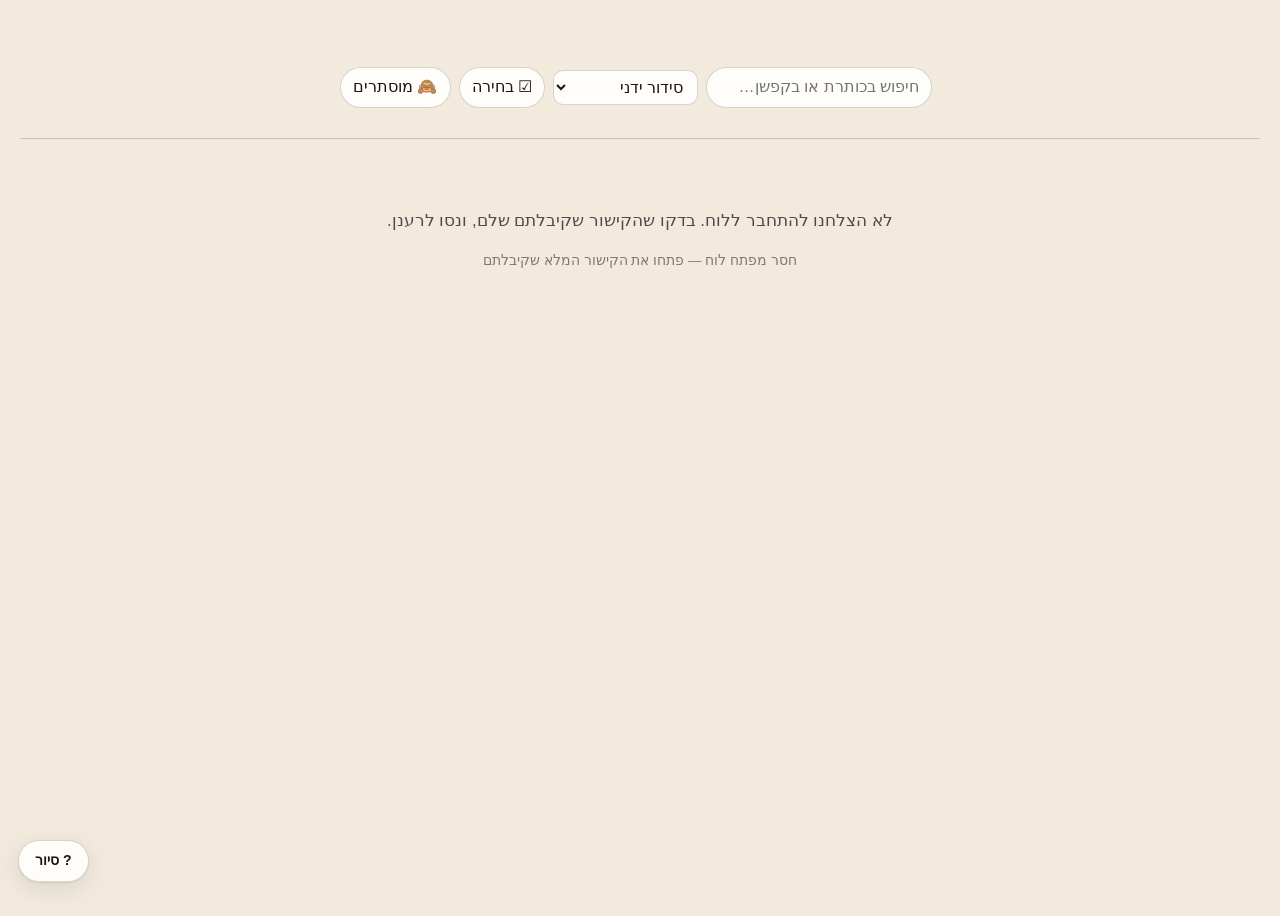
<file: index.html>
<!doctype html>
<html dir="rtl" lang="he">
<head>
<meta charset="utf-8">
<meta name="viewport" content="width=device-width, initial-scale=1">
<meta name="robots" content="noindex, nofollow">
<title>סקירת פוסטים — הלוח</title>
<link rel="icon" href="data:,">
<script>/* theme boot (dark mode 2026-08-02): stamp <html data-theme> BEFORE the
stylesheet loads so first paint is already themed. 'smr:theme' is written by
the nav toggle (ui.js); with nothing stored we follow the OS. */
try{var t=localStorage.getItem('smr:theme');
document.documentElement.dataset.theme=(t==='dark'||t==='light')?t:
(matchMedia('(prefers-color-scheme: dark)').matches?'dark':'light');}catch(e){}</script>
<link rel="stylesheet" href="./css/app.css">
<style>
/* ── page-specific: gallery ─────────────────────────────────────────── */
.g-wrap{max-width:1280px;margin:0 auto;padding:0 20px 56px}

/* toolbar (v2.8, operator-final: nav pinned on top, filter block under it
   behind a toggle strip — the toggle is the ONLY control, no scroll logic).
   #nav gets the sticky the .nav header always declared but could never use:
   sticky cannot travel past its parent, and #nav was exactly its own height.
   The toolbar sticks below it at the nav's measured height (--g-navh, set by
   index.js — the nav wraps at narrow widths, so it cannot be a constant). */
#nav{position:sticky;top:0;z-index:41}
.g-toolbar{position:sticky;top:var(--g-navh,61px);z-index:20;background:var(--bg);
  padding:6px 0 10px;display:flex;flex-direction:column;gap:10px;
  border-bottom:1px solid var(--line)}
/* the strip is ALWAYS the first line — it is the open/close control in both
   states; the chevron flips when open, the count shows only when folded */
.g-tbfold{display:flex;align-items:center;gap:8px;width:100%;
  appearance:none;border:none;background:none;cursor:pointer;font:inherit;
  color:var(--ink-soft);padding:2px 0 0;min-height:30px}
.g-tbfold:hover{color:var(--ink)}
.g-tbfold__ico{font-size:1rem;line-height:1;transition:transform .15s ease}
.g-toolbar:not(.is-folded) .g-tbfold__ico{transform:rotate(180deg)}
.g-toolbar:not(.is-folded) .g-tbfold__n{display:none}
.g-tbfold__n{opacity:.7;font-size:.85em}
.g-toolbar.is-folded{padding:2px 0}
.g-toolbar.is-folded > :not(.g-tbfold){display:none}
.g-row{display:flex;align-items:center;gap:8px;flex-wrap:wrap}
.g-chips{display:flex;gap:6px;flex-wrap:wrap;flex:1;min-width:0}
.g-chip-n{opacity:.65;font-size:.82em;margin-inline-start:4px}
.g-tabs{display:flex;gap:2px;flex-wrap:wrap}
.g-tab{appearance:none;background:none;border:none;cursor:pointer;
  font:inherit;color:var(--ink-soft);padding:6px 12px 8px;
  border-bottom:2px solid transparent;white-space:nowrap}
.g-tab:hover{color:var(--ink)}
.g-tab.is-on{color:var(--accent);border-bottom-color:var(--accent);font-weight:600}
/* «ממתינים לאישור שיווק» toggle (v2.3, plan §7) — lives beside the stage
   tabs but is a toggle, not a lane, so it earns its own warning color even
   before it's picked. Declared after .g-tab.is-on so it wins the tie. */
.g-tab--wait{color:var(--no)}
.g-tab--wait:hover{color:var(--no)}
.g-tab--wait.is-on{color:var(--solid-ink);background:var(--no);border-bottom-color:var(--no);
  border-radius:8px 8px 0 0}
.g-tools{display:flex;gap:8px;align-items:center;flex-wrap:wrap;margin-inline-start:auto}
.g-search{padding:7px 12px;border:1px solid var(--line);border-radius:999px;
  background:var(--paper);color:var(--ink);font:inherit;min-width:180px}
.g-search:focus{outline:2px solid var(--accent);outline-offset:1px}
.g-sort{padding:7px 10px;border:1px solid var(--line);border-radius:10px;
  background:var(--paper);color:var(--ink);font:inherit;cursor:pointer}
.g-arrange{padding:7px 12px;border:1px solid var(--line);border-radius:999px;
  background:var(--paper);color:var(--ink);font:inherit;cursor:pointer;
  white-space:nowrap}
.g-arrange:hover{border-color:var(--accent)}
.g-arrange.is-on{background:var(--accent);border-color:var(--accent);color:var(--solid-ink)}

/* progress strip */
.g-progress{display:flex;align-items:center;gap:12px;padding:14px 2px 4px}
.g-progress__txt{font-size:.92rem;color:var(--ink-soft);white-space:nowrap}
.g-progress__txt b{color:var(--ink)}
.g-progress__track{flex:1;height:8px;border-radius:999px;background:var(--line);overflow:hidden}
.g-progress__fill{height:100%;border-radius:999px;background:var(--accent);
  transition:width .4s ease;min-width:0}
.g-progress__fill.is-done{background:var(--yes)}

/* grid */
.g-grid{display:grid;grid-template-columns:repeat(auto-fill,minmax(264px,1fr));
  gap:16px;padding-top:16px}

/* card */
.g-card{position:relative;display:flex;flex-direction:column;gap:8px;
  padding:10px;transition:box-shadow .15s ease, transform .15s ease}
.g-card:hover{box-shadow:0 6px 20px rgba(36,29,32,.10);transform:translateY(-2px)}
.g-card--mine-yes{border-inline-start:4px solid var(--yes)}
.g-card--mine-no{border-inline-start:4px solid var(--no)}
.g-card--mine-maybe{border-inline-start:4px solid var(--maybe)}
.g-cover{position:relative;aspect-ratio:4/5;border-radius:12px;overflow:hidden;
  background:linear-gradient(160deg,var(--ph-a),var(--ph-b))}
.g-cover img{width:100%;height:100%;object-fit:cover;display:block}
.g-cover__ph{position:absolute;inset:0;display:none;align-items:center;
  justify-content:center;font-size:2rem;color:var(--ink-soft);
  background:linear-gradient(160deg,var(--ph-a),var(--ph-b))}
.g-cover.is-broken img{display:none}
.g-cover.is-broken .g-cover__ph{display:flex}
.g-title{font-weight:600;line-height:1.35;color:var(--ink);text-decoration:none;
  display:-webkit-box;-webkit-line-clamp:2;-webkit-box-orient:vertical;
  overflow:hidden;min-height:2.7em}
/* stretched link: the title anchor covers the whole card */
.g-title::after{content:"";position:absolute;inset:0;z-index:1;border-radius:inherit}
.g-tags{display:flex;gap:6px;flex-wrap:wrap;font-size:.78rem}
.g-meta{display:flex;align-items:center;gap:10px;font-size:.85rem;
  color:var(--ink-soft);flex-wrap:wrap}
.g-meta__votes{display:flex;gap:8px}
.g-meta__votes .is-zero{opacity:.4}
.g-when{margin-inline-start:auto;font-size:.78rem;opacity:.7;white-space:nowrap}

/* arrange mode (unlocked manual order) */
.g-grid.is-arranging .g-card{cursor:grab;user-select:none;touch-action:none;
  outline:2px dashed var(--line);outline-offset:2px}
.g-grid.is-arranging .g-card:hover{transform:none}
.g-card.is-dragging{opacity:.88;transform:rotate(2deg) scale(1.04)!important;
  box-shadow:0 14px 34px rgba(36,29,32,.28);z-index:5;cursor:grabbing}

/* live-composed cover (edited posts only) — the composed slide 0 lies over
   the rendered PNG, which stays underneath as the placeholder until it lands */
.g-live{position:absolute;inset:0;overflow:hidden}
.g-live iframe{border:0}
/* once the compose has landed the stale PNG must not show through */
.g-cover.is-live img{visibility:hidden}
.g-cover--edited::after{content:"";position:absolute;top:8px;inset-inline-start:8px;
  z-index:2;width:8px;height:8px;border-radius:999px;background:var(--accent);
  box-shadow:0 0 0 2px var(--paper)}

/* version badge + dropdown */
.g-ver{position:relative;z-index:2;appearance:none;border:none;font:inherit;
  font-size:.8rem;font-weight:600;cursor:pointer;
  background:var(--wash-2);color:var(--ink-soft)}
.g-ver:hover{background:var(--wash-2);color:var(--ink)}
/* :hover outranks a plain class — the previewing state must still win */
.g-ver--past,.g-ver--past:hover{background:var(--accent);color:var(--solid-ink)}
.g-ver__n{direction:ltr}
.g-ver__caret{font-size:.7em;opacity:.75}
/* Anchored to the badge (bottom of the card), not to the ⋯ button. The
   compound selector is deliberate: .g-pop is declared further down and would
   otherwise win on source order and re-pin the list to top:50px. */
.g-pop.g-verlist{top:auto;bottom:68px;min-width:210px;
  max-height:min(320px,52vh);overflow:auto;gap:2px}
.g-verlist__item{display:flex;flex-direction:column;align-items:flex-start;gap:1px;
  appearance:none;border:none;background:none;font:inherit;cursor:pointer;
  text-align:start;width:100%;padding:6px 8px;border-radius:8px;color:var(--ink)}
.g-verlist__item:hover{background:var(--wash-2)}
.g-verlist__item.is-on{background:var(--accent);color:var(--solid-ink)}
.g-verlist__item b{direction:ltr;unicode-bidi:plaintext;font-size:.9rem}
.g-verlist__meta{font-size:.72rem;opacity:.72}

/* “viewing an older version” hint, pinned inside the cover */
.g-verhint{position:absolute;inset-inline:8px;bottom:8px;z-index:2;
  display:flex;align-items:center;gap:8px;justify-content:space-between;
  padding:5px 9px;border-radius:10px;font-size:.74rem;
  background:color-mix(in srgb, var(--ink) 85%, transparent);color:var(--bg)}
.g-verhint__reset{appearance:none;border:none;background:color-mix(in srgb, var(--bg) 25%, transparent);
  color:var(--bg);font:inherit;font-size:.72rem;padding:2px 8px;border-radius:999px;
  cursor:pointer;white-space:nowrap}
.g-verhint__reset:hover{background:color-mix(in srgb, var(--bg) 40%, transparent)}

/* waiting-view reason badge (v2.3, plan §7) — shown ONLY while the
   «ממתינים לאישור שיווק» toggle is on; every card there is none/stale/revoked
   by construction, so exactly one of these ever appears. */
.tag--wait{font-weight:600}
.tag--wait-none,.tag--wait-revoked{
  background:color-mix(in srgb, var(--no) 16%, transparent);
  color:color-mix(in srgb, var(--no) 72%, var(--ink))}
.tag--wait-stale{
  background:color-mix(in srgb, var(--maybe) 16%, transparent);
  color:color-mix(in srgb, var(--maybe) 72%, var(--ink))}

/* per-card overflow menu */
.g-menu-btn{position:absolute;top:16px;inset-inline-end:16px;z-index:2;
  width:30px;height:30px;border-radius:999px;border:none;cursor:pointer;
  background:color-mix(in srgb, var(--paper) 92%, transparent);color:var(--ink);font-size:1.1rem;
  line-height:1;display:flex;align-items:center;justify-content:center;
  box-shadow:0 1px 4px rgba(36,29,32,.18)}
.g-menu-btn:hover{background:var(--paper)}
.g-pop{position:absolute;top:50px;inset-inline-end:16px;z-index:3;
  background:var(--paper);border:1px solid var(--line);border-radius:12px;
  box-shadow:0 8px 24px rgba(36,29,32,.16);padding:10px;min-width:170px;
  display:flex;flex-direction:column;gap:6px}
.g-pop label{font-size:.8rem;color:var(--ink-soft)}
.g-pop select{padding:6px 8px;border:1px solid var(--line);border-radius:8px;
  background:var(--bg);color:var(--ink);font:inherit;cursor:pointer;width:100%}

/* ── v2.13 selection mode + tab management ──────────────────────────────
   The gallery's first bulk surface. Everything here is page-local: the
   allowlist for this build cannot reach css/app.css, and none of it is
   shared with another page. */

/* the «בחירה» and «מוסתרים» toggles reuse .g-arrange's shape (same row, same
   pill) so the tools strip stays one visual family; only the ON colour of the
   hidden view differs, because it is a VIEW and not a mode you act in. */
.g-hidview.is-on{background:var(--ink-soft);border-color:var(--ink-soft);color:var(--solid-ink)}

/* the manage-tabs popover hangs off the category chip row */
.g-chips{position:relative}
.g-tabmgr{min-height:0;padding:3px 10px;font-size:.8rem;border-radius:999px;
  border:1px solid var(--line);background:var(--paper);color:var(--ink-soft);
  font:inherit;font-size:.8rem;cursor:pointer;white-space:nowrap}
.g-tabmgr:hover{border-color:var(--accent);color:var(--accent)}
.g-tabpop{position:absolute;top:calc(100% + 6px);inset-inline-start:0;z-index:44;
  background:var(--paper);border:1px solid var(--line);border-radius:12px;
  box-shadow:0 8px 24px rgba(36,29,32,.16);padding:10px;min-width:250px;
  max-height:min(360px,60vh);overflow:auto;display:flex;flex-direction:column;gap:4px}
.g-tabpop__head{font-size:.8rem;color:var(--ink-soft);margin-bottom:2px}
.g-tabpop__row{display:flex;align-items:center;justify-content:space-between;gap:10px;
  appearance:none;border:none;background:none;font:inherit;cursor:pointer;
  text-align:start;width:100%;padding:6px 8px;border-radius:8px;color:var(--ink)}
.g-tabpop__row:hover{background:var(--wash-2)}
.g-tabpop__row.is-off{color:var(--ink-soft)}
.g-tabpop__row.is-off .g-tabpop__name{text-decoration:line-through}
.g-tabpop__name{overflow:hidden;text-overflow:ellipsis;white-space:nowrap}
.g-tabpop__n{font-size:.78rem;opacity:.7;unicode-bidi:isolate;direction:ltr}
.g-tabpop__note{font-size:.75rem;color:var(--ink-soft);padding:4px 8px 0;line-height:1.5}

/* the checkbox affordance. It sits opposite the ⋯ button so the two never
   overlap, and it carries its own plate — a bare box over a photo is invisible
   on a light cover. pointer-events:none on the input itself: the CARD owns the
   click (capture-phase, like arrange mode), so a live checkbox would fight it
   and land in a half-toggled state. */
.g-pick{position:absolute;top:16px;inset-inline-start:16px;z-index:3;
  background:color-mix(in srgb, var(--paper) 92%, transparent);
  border:1px solid var(--line);border-radius:8px;padding:3px 4px;line-height:0;
  box-shadow:0 1px 4px rgba(36,29,32,.18)}
.g-pick input{width:17px;height:17px;margin:0;accent-color:var(--accent);
  pointer-events:none}
.g-card.is-picked .g-pick{background:var(--accent);border-color:var(--accent)}
.g-grid.is-selecting .g-card{cursor:pointer;user-select:none}
.g-grid.is-selecting .g-card:hover{transform:none}
.g-card.is-picked{outline:2px solid var(--accent);outline-offset:2px}
/* a hidden post, seen inside the «מוסתרים» view */
.g-hidtag{background:var(--ink-soft);color:var(--paper)}

/* the selection bar is FIXED to the bottom rather than sticky under the
   toolbar: the toolbar folds (and on a phone starts folded), and an action bar
   that can be folded away while a selection is live is a trap. Fixed also puts
   it under the thumb on a phone, which is where a bulk action belongs. */
.g-selbar{position:fixed;inset-inline:0;bottom:0;z-index:45;
  display:flex;align-items:center;gap:8px;flex-wrap:wrap;
  padding:10px 16px;background:var(--paper);
  border-top:1px solid var(--line);box-shadow:0 -6px 20px rgba(36,29,32,.14)}
.g-selbar[hidden]{display:none}
.g-selbar__n{font-weight:600;white-space:nowrap}
.g-selbar .btn{min-height:0;padding:5px 11px;font-size:.82rem}
/* the grid must not end underneath the bar */
body.is-selecting .g-wrap{padding-bottom:110px}

/* the «מוסתרים» lens note — one line above the grid saying that the toolbar
   counts above it still describe the regular gallery. Full grid width so it
   reads as a statement about the view, not as a card. */
.g-lens{grid-column:1/-1;margin:4px 2px 0;padding:8px 12px;border-radius:10px;
  font-size:.84rem;color:var(--ink-soft);
  background:color-mix(in srgb, var(--ink-soft) 12%, transparent)}

/* the bulk progress line inside a modal */
.g-bulk{margin-top:8px;font-size:.88rem;color:var(--ink-soft)}
.g-bulk b{color:var(--ink)}
.g-bulklist{margin:6px 0 0;padding-inline-start:18px;font-size:.82rem;
  color:var(--ink-soft);max-height:150px;overflow:auto}

/* empty state */
.g-empty{grid-column:1/-1;text-align:center;padding:64px 16px;color:var(--ink-soft)}
.g-empty p{margin:0 0 16px;font-size:1.05rem}

/* skeleton */
@keyframes g-shimmer{0%{background-position:150% 0}100%{background-position:-50% 0}}
.g-skel{pointer-events:none}
.g-skel .g-cover,.g-skel .g-sk-line{
  background:linear-gradient(100deg,var(--ph-a) 40%,var(--ph-b) 50%,var(--ph-a) 60%);
  background-size:200% 100%;animation:g-shimmer 1.3s infinite linear}
.g-sk-line{height:14px;border-radius:6px}
.g-sk-line--short{width:60%}

@media (max-width:520px){
  .g-grid{grid-template-columns:repeat(auto-fill,minmax(160px,1fr));gap:10px}
  .g-search{min-width:120px;flex:1}
  .g-tools{margin-inline-start:0;width:100%}
  /* the bar wraps to two or three rows at this width, so the grid needs more
     room under it than the desktop reserve */
  body.is-selecting .g-wrap{padding-bottom:170px}
  .g-selbar{padding:8px 12px;gap:6px}
  .g-selbar .btn{padding:5px 9px;font-size:.78rem}
  /* the cover is smaller here, so the affordances move in with it */
  .g-pick{top:12px;inset-inline-start:12px}
  .g-tabpop{min-width:0;inset-inline:0}
}
</style>
</head>
<body>
<div class="g-wrap">
  <div id="nav"></div>

  <header class="g-toolbar toolbar" id="toolbar" hidden>
    <div class="g-row">
      <div class="g-chips" id="cat-chips"></div>
      <div class="g-tools">
        <input class="g-search" id="search" type="search"
               placeholder="חיפוש בכותרת או בקפשן…" autocomplete="off">
        <select class="g-sort" id="sort" aria-label="מיון">
          <option value="manual" selected>סידור ידני</option>
          <option value="activity">פעילות אחרונה</option>
          <option value="rated">הכי מדורג</option>
          <option value="new">חדש ביותר</option>
          <option value="yes">הכי הרבה 👍</option>
          <option value="no">הכי הרבה 👎</option>
          <option value="talk">הכי מדובר</option>
          <option value="unvoted">טרם הצבעתי</option>
        </select>
        <!-- v2.13 (spec 13): «בחירה» enters selection mode, «מוסתרים» swaps the
             grid for the hidden posts. Both live beside «סידור חופשי» because
             all three are modes the gallery can be IN, and only one at a time. -->
        <button class="g-arrange" id="select" type="button">☑︎ בחירה</button>
        <button class="g-arrange g-hidview" id="hidview" type="button">🙈 מוסתרים</button>
        <button class="g-arrange" id="arrange" type="button" hidden>🔓 סידור חופשי</button>
      </div>
    </div>
    <div class="g-tabs" id="stage-tabs" role="tablist"></div>
    <!-- author shelf (v2.5, spec 08): "their" shelf per therapist. Rendered
         only when the board has posts carrying an author — a factory-only
         board never grows an empty row of chips. Styles: css/app.css §v2.5. -->
    <div class="g-authors" id="author-shelf" hidden></div>
  </header>

  <section class="g-progress" id="progress" hidden></section>

  <main class="g-grid" id="grid" aria-live="polite"></main>
</div>

<!-- v2.13 selection bar. Outside .g-wrap and position:fixed — it must not be
     foldable with the toolbar and must not scroll away mid-selection. -->
<div class="g-selbar" id="selbar" role="toolbar" aria-label="פעולות על הפוסטים שנבחרו" hidden></div>

<noscript><p style="text-align:center;padding:40px">הכלי דורש JavaScript.</p></noscript>
<script src="./config.js"></script>
<script type="module" src="./js/index.js"></script>
<script type="module" src="./js/tours.js"></script>
</body>
</html>
</file>
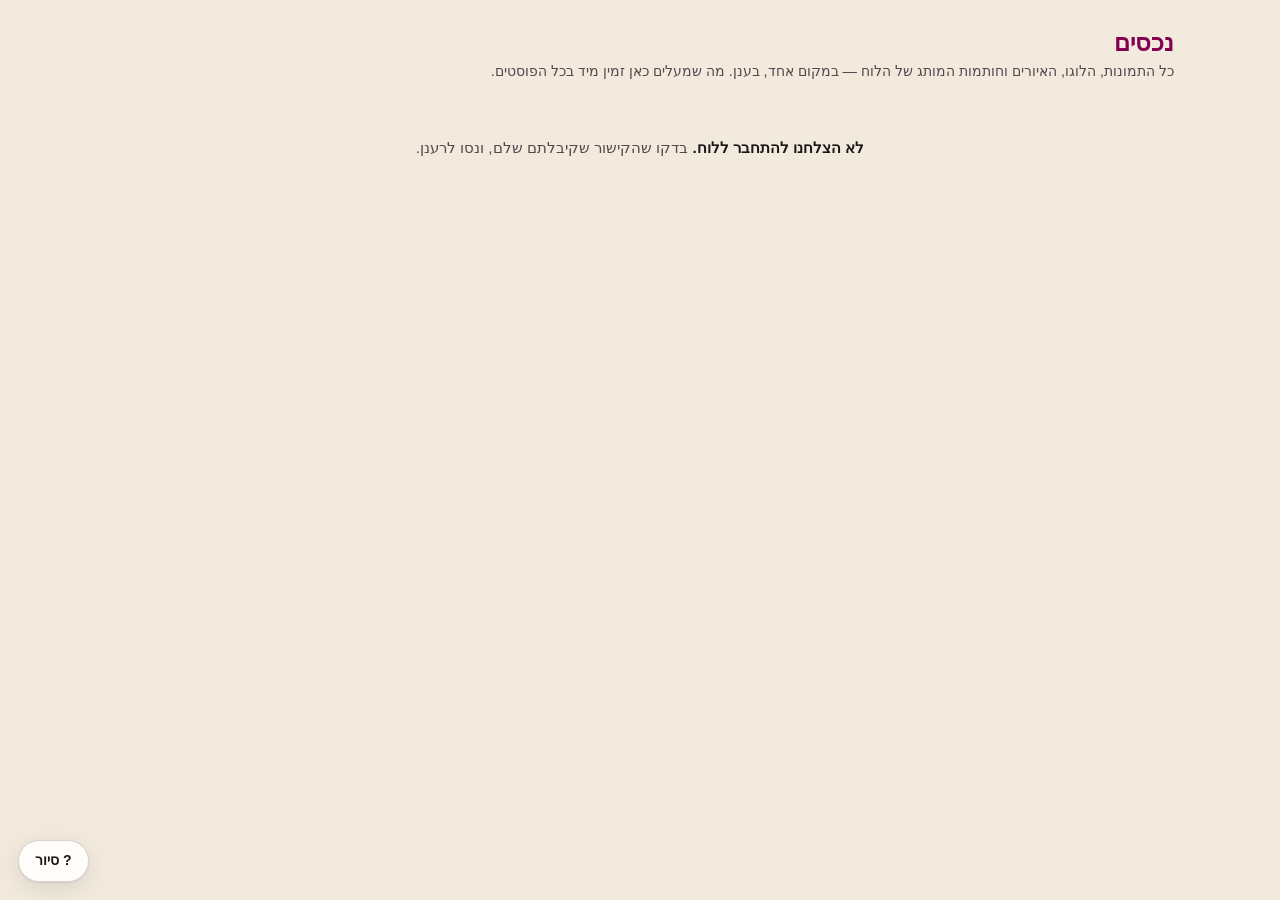
<file: assets.html>
<!doctype html>
<html dir="rtl" lang="he">
<head>
<meta charset="utf-8">
  <link rel="icon" href="data:image/svg+xml,<svg xmlns=%27http://www.w3.org/2000/svg%27 viewBox=%270 0 100 100%27><text y=%27.9em%27 font-size=%2790%27>🗂️</text></svg>">
<meta name="viewport" content="width=device-width, initial-scale=1">
<meta name="robots" content="noindex, nofollow">
<title>נכסים — סקירת תוכן</title>
<script>/* theme boot (dark mode 2026-08-02): stamp <html data-theme> BEFORE the
stylesheet loads so first paint is already themed. 'smr:theme' is written by
the nav toggle (ui.js); with nothing stored we follow the OS. */
try{var t=localStorage.getItem('smr:theme');
document.documentElement.dataset.theme=(t==='dark'||t==='light')?t:
(matchMedia('(prefers-color-scheme: dark)').matches?'dark':'light');}catch(e){}</script>
<link rel="stylesheet" href="css/app.css">
<style>
  /* page-specific styles for assets.html (owner: asset library) */
  .page { max-width: 1100px; margin: 0 auto; padding: 16px; }
  .page > h1 { margin: 12px 0 2px; font-size: 1.5rem; color: var(--accent); }
  .page > .sub { color: var(--ink-soft); font-size: .9rem; margin: 0 0 14px; }

  .a-toolbar { display: flex; flex-direction: column; gap: 10px; margin: 0 0 16px; }
  .a-row { display: flex; align-items: center; gap: 8px; flex-wrap: wrap; }
  .a-row .field__input { flex: 1; min-width: 200px; max-width: 420px; }
  .a-count { color: var(--ink-soft); font-size: .88rem; }

  /* upload dock — same affordance as the post page's תמונות tab */
  .a-drop {
    border: 2px dashed var(--line); border-radius: var(--radius);
    background: var(--paper); padding: 18px; text-align: center; cursor: pointer;
    color: var(--ink-soft); font-size: .92rem;
  }
  .a-drop.over { border-color: var(--accent); color: var(--ink); }
  .a-drop b { color: var(--ink); }
  .a-drop select {
    min-height: 36px; padding: 4px 10px; border: 1px solid var(--line);
    border-radius: 10px; background: var(--bg); color: var(--ink);
    font-family: inherit; font-size: .9rem;
  }

  /* The spec-10 `.a-prog` line lived here until v2.8 replaced it with the
     shared ui.js upload bar (.upbar, css/app.css). Removed in v2.9 — the v2.8
     allowlist could not reach this file, and dead CSS that names a class no
     module renders is the kind of thing the next reader trusts. */
  .a-drop .btn { min-height: 36px; padding: 4px 12px; font-size: .9rem; }

  /* v2.6 — the dock's control row. flex + wrap rather than inline text nodes:
     with two <select>s and a button the old `kindSel + ' ' + pickDir` line
     broke mid-control on a narrow window, and the gap between an RTL <select>
     and the next control was a bidi-neutral space that moved with the text. */
  .a-dockctl {
    margin-top: 8px; display: flex; flex-wrap: wrap; gap: 8px;
    align-items: center; justify-content: center;
  }
  .a-dockctl select { max-width: 100%; }

  /* v2.9 — the dock's destination line. Louder than .a-sub because it is the
     one thing in the dock that changes as you walk around, and a batch landing
     in the wrong folder is the mistake this line exists to prevent. */
  .a-dest { margin-top: 6px; font-size: .88rem; color: var(--ink); }
  .a-dest b { color: var(--accent); }
  /* The path is a mixed-script run — see the .a-fold__b note below for the
     measurement. Same treatment, same reason. */
  .a-dest bdi { unicode-bidi: isolate; direction: ltr; }

  /* v2.9 — the breadcrumb. It replaced the v2.6 chip rail: chips FILTER, and
     what this page needed was a place you are standing IN. The row is the
     document's own RTL, so «הספרייה» sits at the right and each '‹' steps
     leftward — the direction a Hebrew reader travels. Verified in a browser. */
  .a-crumbs { gap: 4px; row-gap: 6px; }
  .a-crumb {
    font: inherit; font-size: .88rem; cursor: pointer;
    background: none; border: 0; padding: 2px 4px; border-radius: 8px;
    color: var(--accent); max-width: 100%;
    overflow: hidden; text-overflow: ellipsis; white-space: nowrap;
  }
  .a-crumb:hover { background: var(--paper); }
  /* Where we ARE is not a link. Same size, no colour, no pointer — otherwise
     the last crumb invites a click that does nothing. */
  .a-crumb--cur { color: var(--ink); font-weight: 700; cursor: default; }
  .a-crumb--cur:hover { background: none; }
  .a-crumb__sep { color: var(--ink-soft); font-size: .8rem; }
  .a-newfolder {
    min-height: 0; padding: 3px 10px; font-size: .8rem;
    border-color: var(--line); color: var(--ink-soft); margin-inline-start: 8px;
  }
  .a-newfolder:hover { border-color: var(--accent); color: var(--accent); }

  /* v2.9 — folder tiles. They sit ABOVE the cards because a folder is the
     bigger object: looking for «צילומי ספטמבר» must not mean scrolling past
     forty loose photos. Deliberately NOT the same grid as .a-grid — a tile is
     a row of text, not a thumbnail, and matching the card width would make an
     empty folder look like a broken image. */
  .a-tiles {
    display: grid; gap: 8px; margin: 0 0 14px;
    grid-template-columns: repeat(auto-fill, minmax(190px, 1fr));
  }
  .a-tile {
    font: inherit; text-align: start; cursor: pointer;
    display: flex; align-items: center; gap: 8px;
    background: var(--paper); color: var(--ink);
    border: 1px solid var(--line); border-radius: var(--radius);
    padding: 10px 12px; min-height: 44px;
  }
  .a-tile:hover { border-color: var(--accent); }
  .a-tile__ico { font-size: 1.1rem; line-height: 1; flex: none; }
  .a-tile__name {
    flex: 1; font-weight: 600; font-size: .9rem;
    overflow: hidden; text-overflow: ellipsis; white-space: nowrap;
  }
  /* A folder NAME is a single segment, so it needs isolation but not an LTR
     base — «day1» inside a Hebrew row must not drag the count across it. */
  .a-tile__name bdi { unicode-bidi: isolate; }
  /* The count is a Latin run in a Hebrew row: without isolation "3" and the
     name swap sides on a name that starts with a Latin letter. */
  .a-tile__n {
    flex: none; color: var(--ink-soft); font-size: .8rem;
    unicode-bidi: isolate; direction: ltr;
  }
  .a-tile--none { border-style: dashed; }
  /* Created but not persisted — migration 029 is not applied on this board.
     Dashed and faded so it does not read as an equal to a real folder. */
  .a-tile--ghost { opacity: .62; border-style: dashed; }

  .a-ferr { color: var(--no); font-size: .85rem; margin: 6px 0 0; }
  .a-ferr[hidden] { display: none; }

  /* v2.9 — the drill-in picker inside the move dialog. Same tree, same
     breadcrumb component, one level of children at a time: a flat <select> is
     fine at six folders and unreadable at forty, and it cannot express "into a
     NEW folder inside this one" at all. */
  .a-picker { border: 1px solid var(--line); border-radius: var(--radius); overflow: hidden; }
  .a-crumbs--pick { padding: 8px 10px; background: var(--paper); border-bottom: 1px solid var(--line); }
  .a-picker__list { max-height: 240px; overflow-y: auto; padding: 6px; }
  .a-picker__row {
    font: inherit; width: 100%; text-align: start; cursor: pointer;
    display: flex; align-items: center; justify-content: space-between; gap: 8px;
    background: none; border: 0; border-radius: 8px; padding: 8px 10px;
    color: var(--ink); font-size: .9rem;
  }
  .a-picker__row:hover { background: var(--paper); }
  .a-picker__row bdi { unicode-bidi: isolate; }
  .a-picker__go { color: var(--ink-soft); }
  .a-picker__foot {
    display: flex; align-items: center; justify-content: space-between; gap: 8px;
    flex-wrap: wrap; padding: 8px 10px; border-top: 1px solid var(--line);
    background: var(--paper);
  }
  .a-picker__dest { font-size: .85rem; color: var(--ink-soft); }
  .a-picker__dest b { color: var(--ink); }
  .a-picker__dest bdi { unicode-bidi: isolate; direction: ltr; }

  /* v2.9 — the one destructive action on this page, and the only one that gets
     a colour. Ghost until hovered, so a card's action row does not read as a
     row of warnings. */
  .a-danger:hover { border-color: var(--no); color: var(--no); }

  /* the folder chip on a card */
  .a-fold { display: flex; }
  .a-fold__b {
    font: inherit; font-size: .7rem; cursor: pointer;
    background: var(--bg); color: var(--ink-soft);
    border: 1px solid var(--line); border-radius: 999px;
    padding: 2px 8px; max-width: 100%;
    overflow: hidden; text-overflow: ellipsis; white-space: nowrap;
  }
  .a-fold__b:hover { border-color: var(--accent); color: var(--accent); }
  /* A folder PATH is a mixed-script run: «קמפיין/shoot/day1» in an RTL context
     lays out visually as «shoot/day1/קמפיין», which names the wrong parent.
     Measured, not guessed. Same treatment the meta line already gives its Latin
     runs (.a-sub .ltr): isolate the run and give it an LTR base, so the segments
     stay in path order. A wholly-Hebrew folder name is a single run and renders
     identically either way. */
  .a-fold__b bdi { unicode-bidi: isolate; direction: ltr; }

  .a-grid {
    display: grid; gap: 14px;
    grid-template-columns: repeat(auto-fill, minmax(150px, 1fr));
  }
  .a-card {
    background: var(--paper); border: 1px solid var(--line);
    border-radius: var(--radius); box-shadow: var(--shadow);
    overflow: hidden; display: flex; flex-direction: column;
  }
  .a-thumb {
    position: relative; height: 130px; background: var(--bg);
    display: flex; align-items: center; justify-content: center; cursor: zoom-in;
    border-bottom: 1px solid var(--line);
  }
  .a-thumb img { max-width: 100%; max-height: 100%; }
  .a-thumb--cover img { width: 100%; height: 100%; object-fit: cover; }
  /* Studio drawings are monochrome `stroke="currentColor"`. Loaded through <img>
     they render in the SVG's OWN document, where currentColor falls back to black —
     so the `color` here never reached them and the whole library drew black, with
     .13 washes turning into grey slabs. Painting the drawing as a MASK over a
     coloured box makes it take this element's colour for real: strokes become solid
     ink, and a wash's alpha becomes a soft tint, which is how it looks on a slide. */
  .a-thumb--vec { color: var(--accent); padding: 12px; }
  .a-thumb--vec .a-vec {
    width: 100%; height: 100%; background-color: currentColor;
    -webkit-mask: var(--vec) center / contain no-repeat;
    mask: var(--vec) center / contain no-repeat;
  }
  .a-badge {
    position: absolute; inset-block-start: 6px; inset-inline-start: 6px;
    background: var(--accent); color: var(--solid-ink); border-radius: 999px;
    font-size: .64rem; line-height: 1; padding: 4px 7px;
  }
  /* multi-select tick (spec 10 §D-1). Sits opposite the «מפוסט» badge so the
     two never overlap, and carries its own plate — a bare checkbox over a
     photo is invisible on light images. */
  .a-pick {
    position: absolute; inset-block-start: 6px; inset-inline-end: 6px;
    background: var(--paper); border: 1px solid var(--line);
    border-radius: 8px; padding: 3px 4px; line-height: 0; cursor: pointer;
  }
  /* v2.13 — a hidden card is only ever on screen while «מוסתרים» is on, and it
     has to be legible as such at a glance. Opposite corner from «מפוסט» would
     collide with the multi-select tick, so it takes the bottom-start corner and
     a muted plate: it is a state, not an alert. */
  .a-badge--hid {
    inset-block-start: auto; inset-block-end: 6px;
    background: var(--ink-soft); color: var(--paper);
  }
  /* The count on the «מוסתרים» chip. Same treatment as the gallery's .g-chip-n:
     a Latin run inside a Hebrew chip needs isolation or it swaps sides. */
  .a-chip-n {
    opacity: .7; font-size: .82em; margin-inline-start: 5px;
    unicode-bidi: isolate; direction: ltr;
  }
  .a-pick--on { border-color: var(--accent); background: var(--accent); }
  .a-pick input { width: 16px; height: 16px; margin: 0; cursor: pointer; accent-color: var(--accent); }
  .a-pick--on input { accent-color: var(--solid-ink); }

  .a-meta { padding: 8px 10px 10px; display: flex; flex-direction: column; gap: 4px; }
  .a-name {
    font-weight: 700; font-size: .88rem; overflow-wrap: anywhere;
    display: -webkit-box; -webkit-line-clamp: 2; -webkit-box-orient: vertical; overflow: hidden;
  }
  /* The meta line mixes Hebrew ("איור") with Latin runs ("240×240", "12KB")
     separated by bidi-NEUTRAL dots. Left alone the runs reorder and the line
     reads as gibberish (seen in the first render). The line stays RTL and
     each Latin run is isolated instead. */
  .a-sub { color: var(--ink-soft); font-size: .74rem; }
  .a-sub .ltr { unicode-bidi: isolate; direction: ltr; }
  .a-name { direction: rtl; }
  .a-tags { display: flex; gap: 4px; flex-wrap: wrap; }
  .a-tags .tag { font-size: .66rem; }
  .a-used { font-size: .72rem; color: var(--ink-soft); }
  .a-used b { color: var(--ink); }
  /* .btn--ghost is borderless by design (it is used inside toolbars). At card
     scale that reads as loose text, not as actions — give these a hairline so
     they look like the buttons they are. */
  .a-acts { display: flex; gap: 6px; flex-wrap: wrap; margin-top: 4px; }
  .a-acts .btn {
    min-height: 0; padding: 4px 9px; font-size: .74rem;
    border-color: var(--line); color: var(--ink-soft);
  }
  .a-acts .btn:hover { border-color: var(--accent); color: var(--accent); }

  .empty { color: var(--ink-soft); font-size: .95rem; padding: 24px 8px; text-align: center; }
  .empty b { color: var(--ink); }

  /* ?embed=1 — hosted inside the post page's «ספרייה» tab: hide the page
     chrome, keep everything else identical (assets.js adds the class). */
  .a-embed #nav { display: none; }
  .a-embed .page > h1, .a-embed .page > .sub { display: none; }
  .a-embed .page { padding-top: 6px; }
</style>
</head>
<body>
<div id="nav"></div>
<div class="page">
  <h1>נכסים</h1>
  <p class="sub">כל התמונות, הלוגו, האיורים וחותמות המותג של הלוח — במקום אחד, בענן. מה שמעלים כאן זמין מיד בכל הפוסטים.</p>
  <div id="toolbar" class="a-toolbar"></div>
  <main id="grid"><p class="empty">טוען…</p></main>
</div>
<script src="config.js"></script>
<script type="module" src="js/assets.js"></script>
<script type="module" src="js/tours.js"></script>
</body>
</html>
</file>
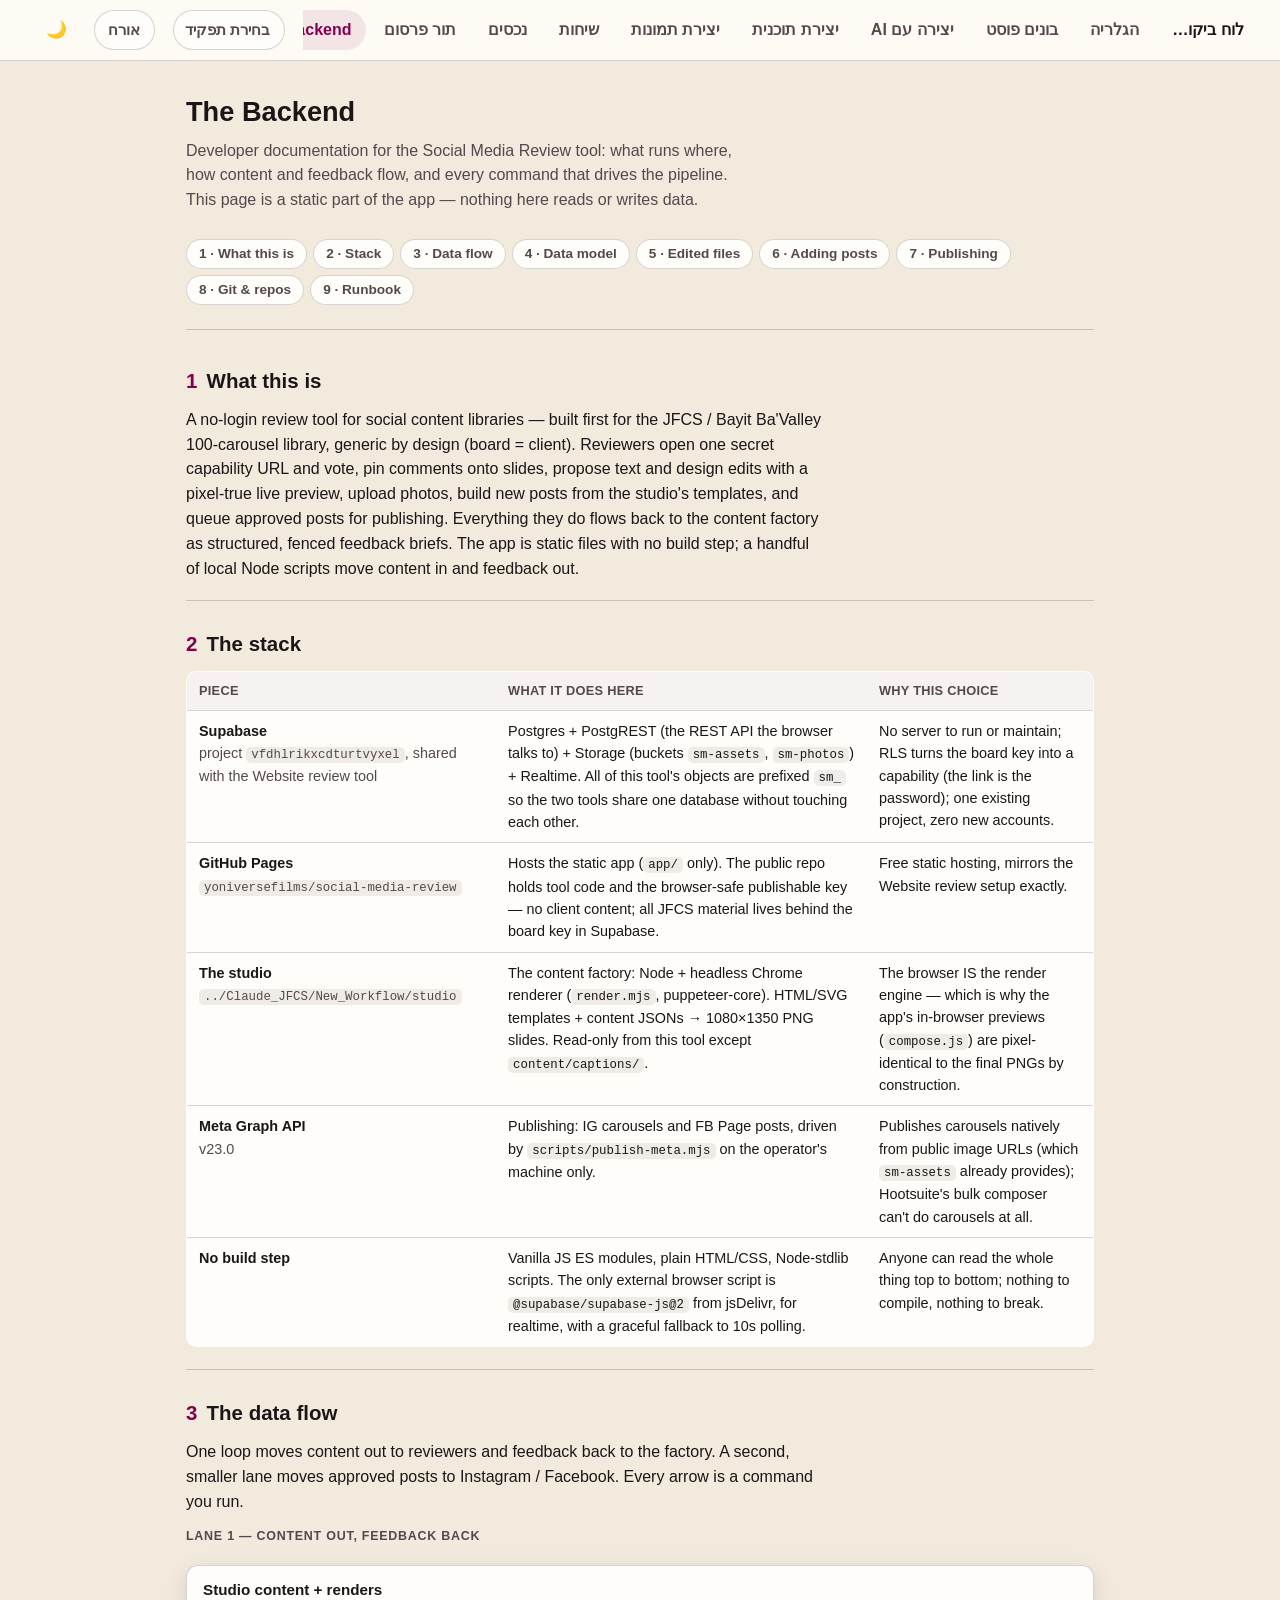
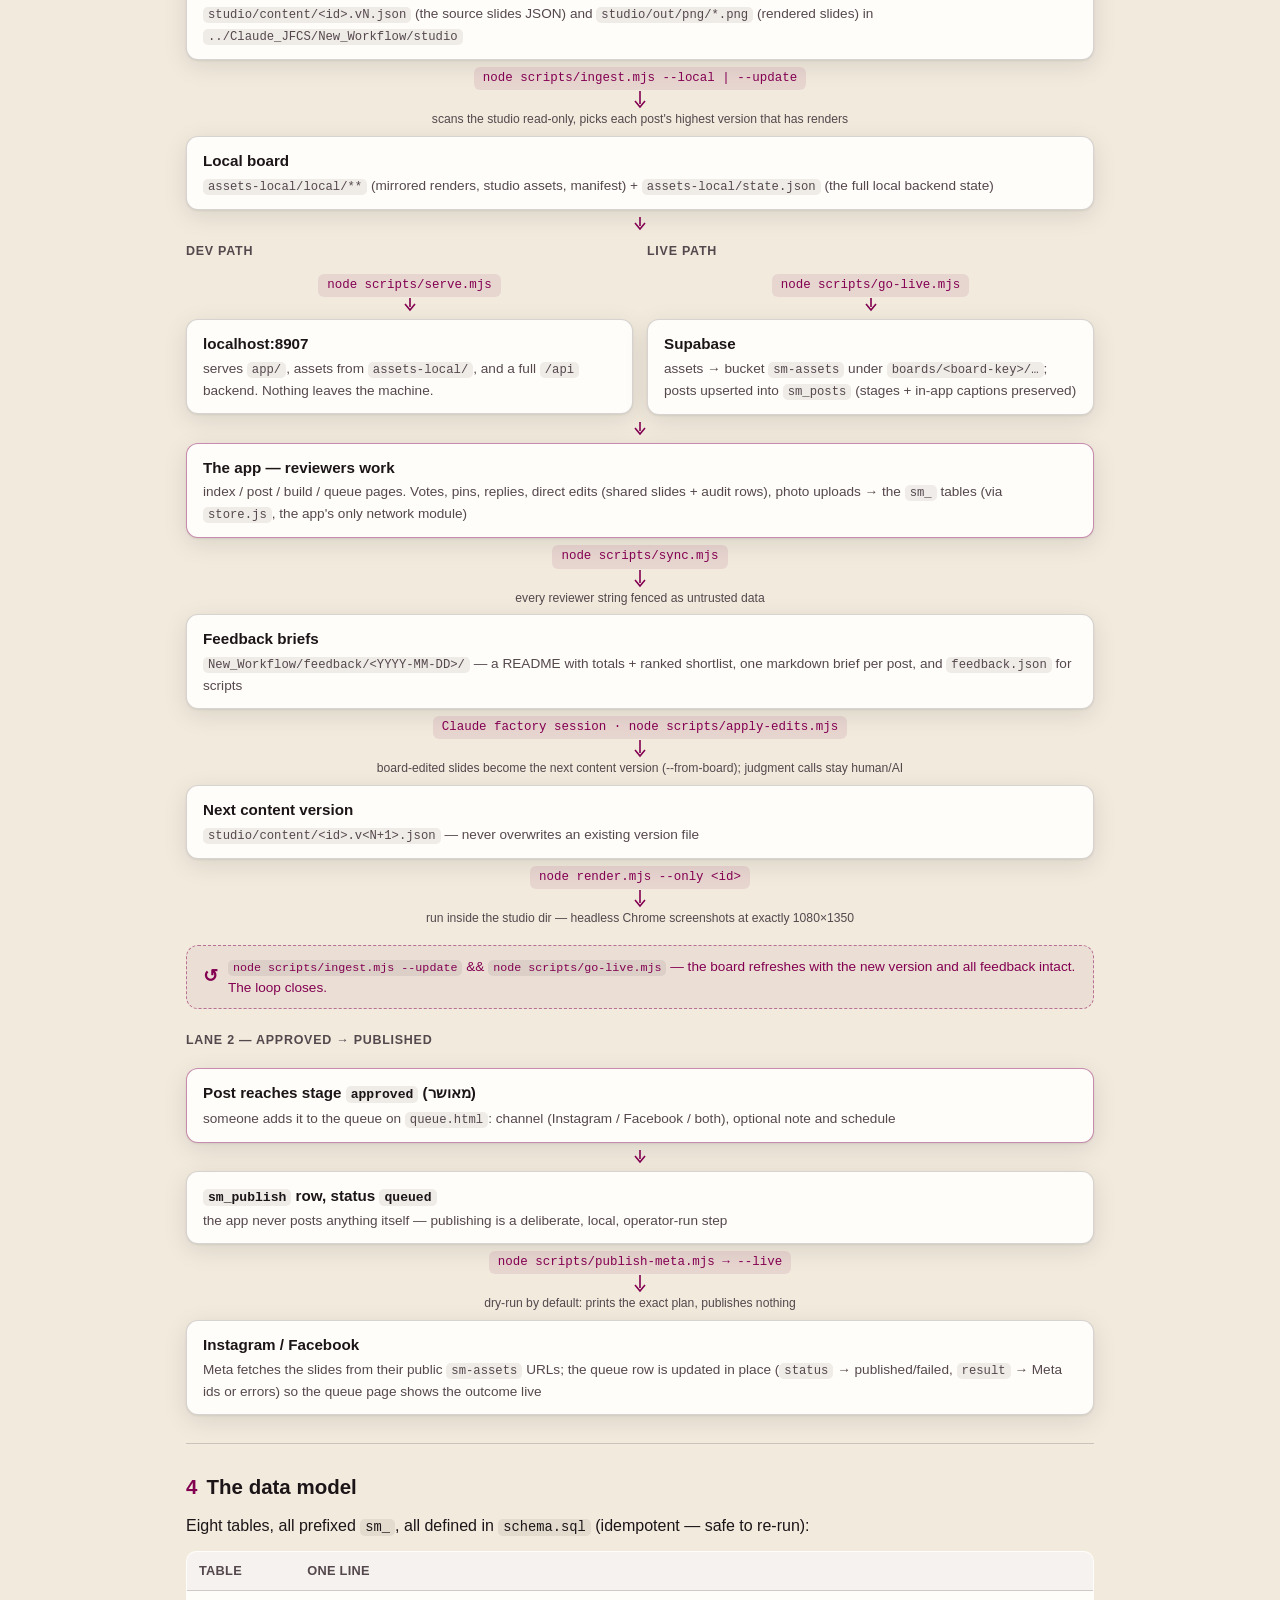
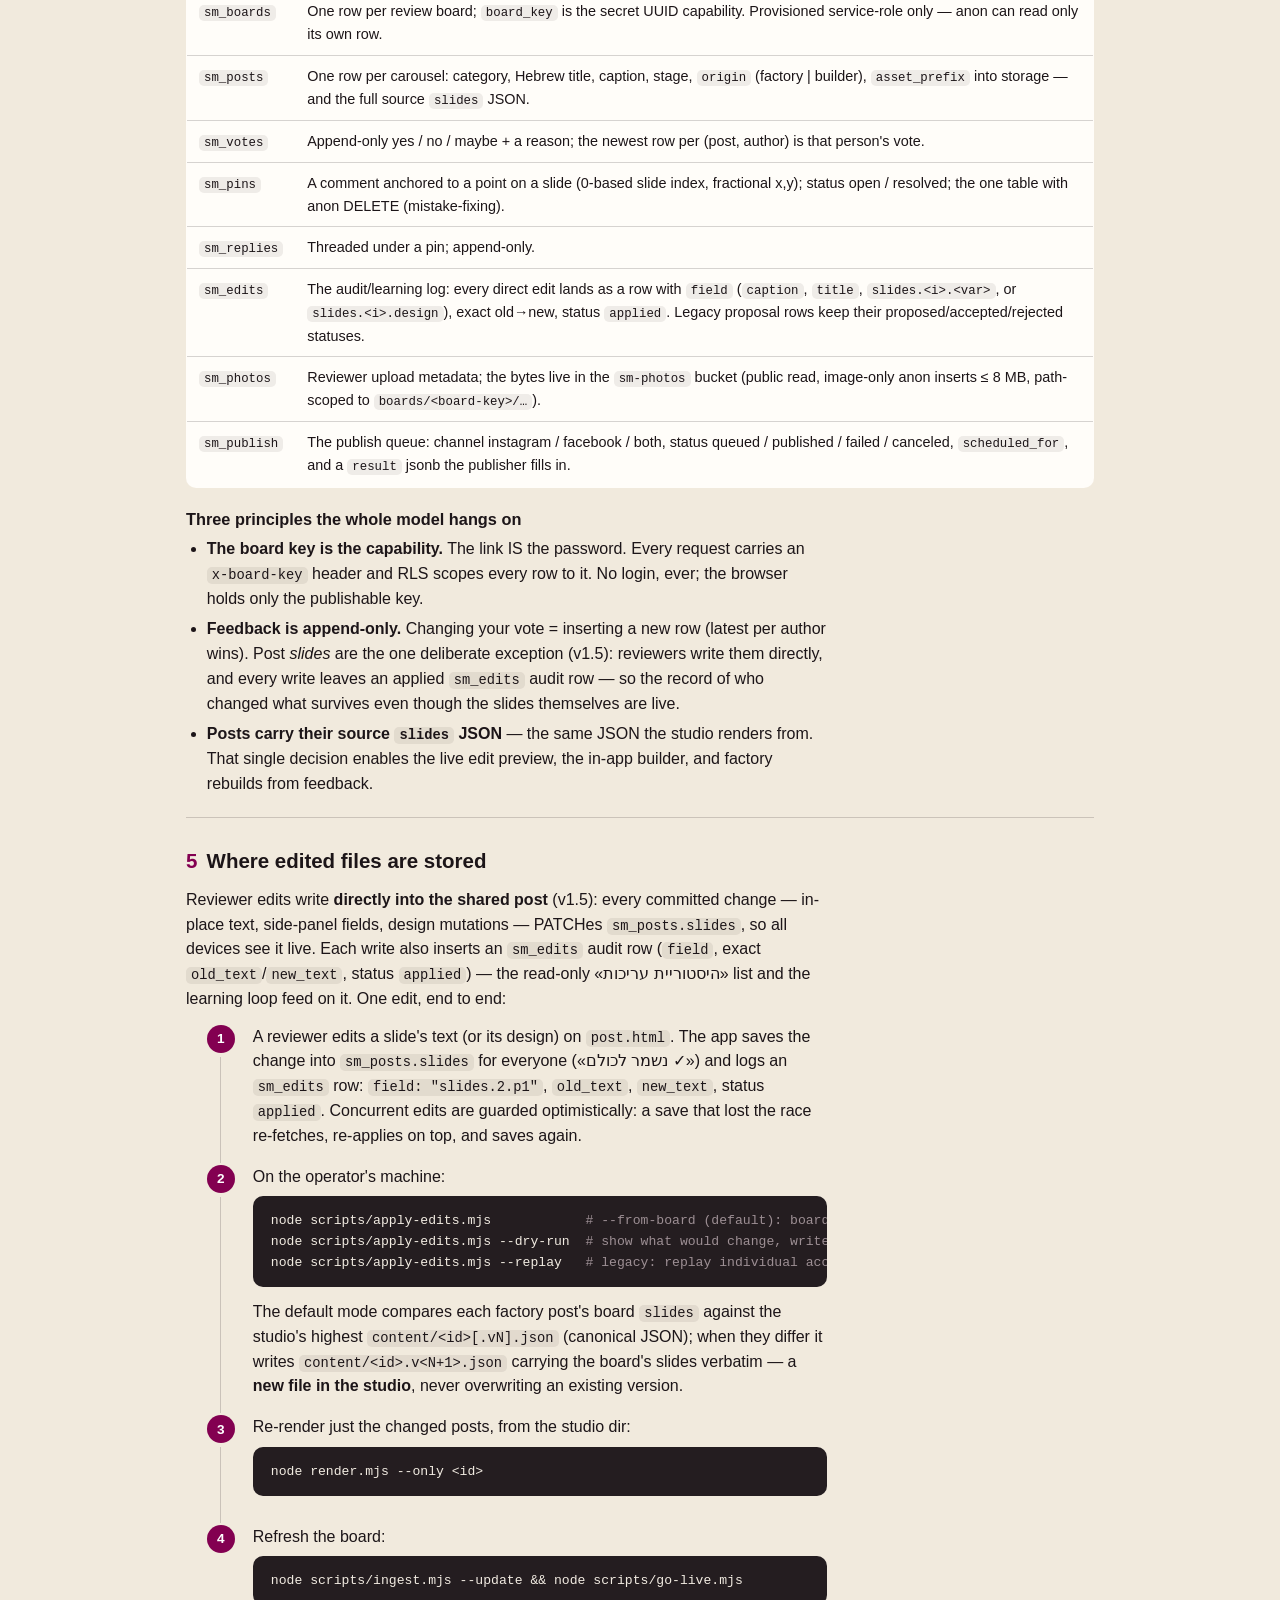
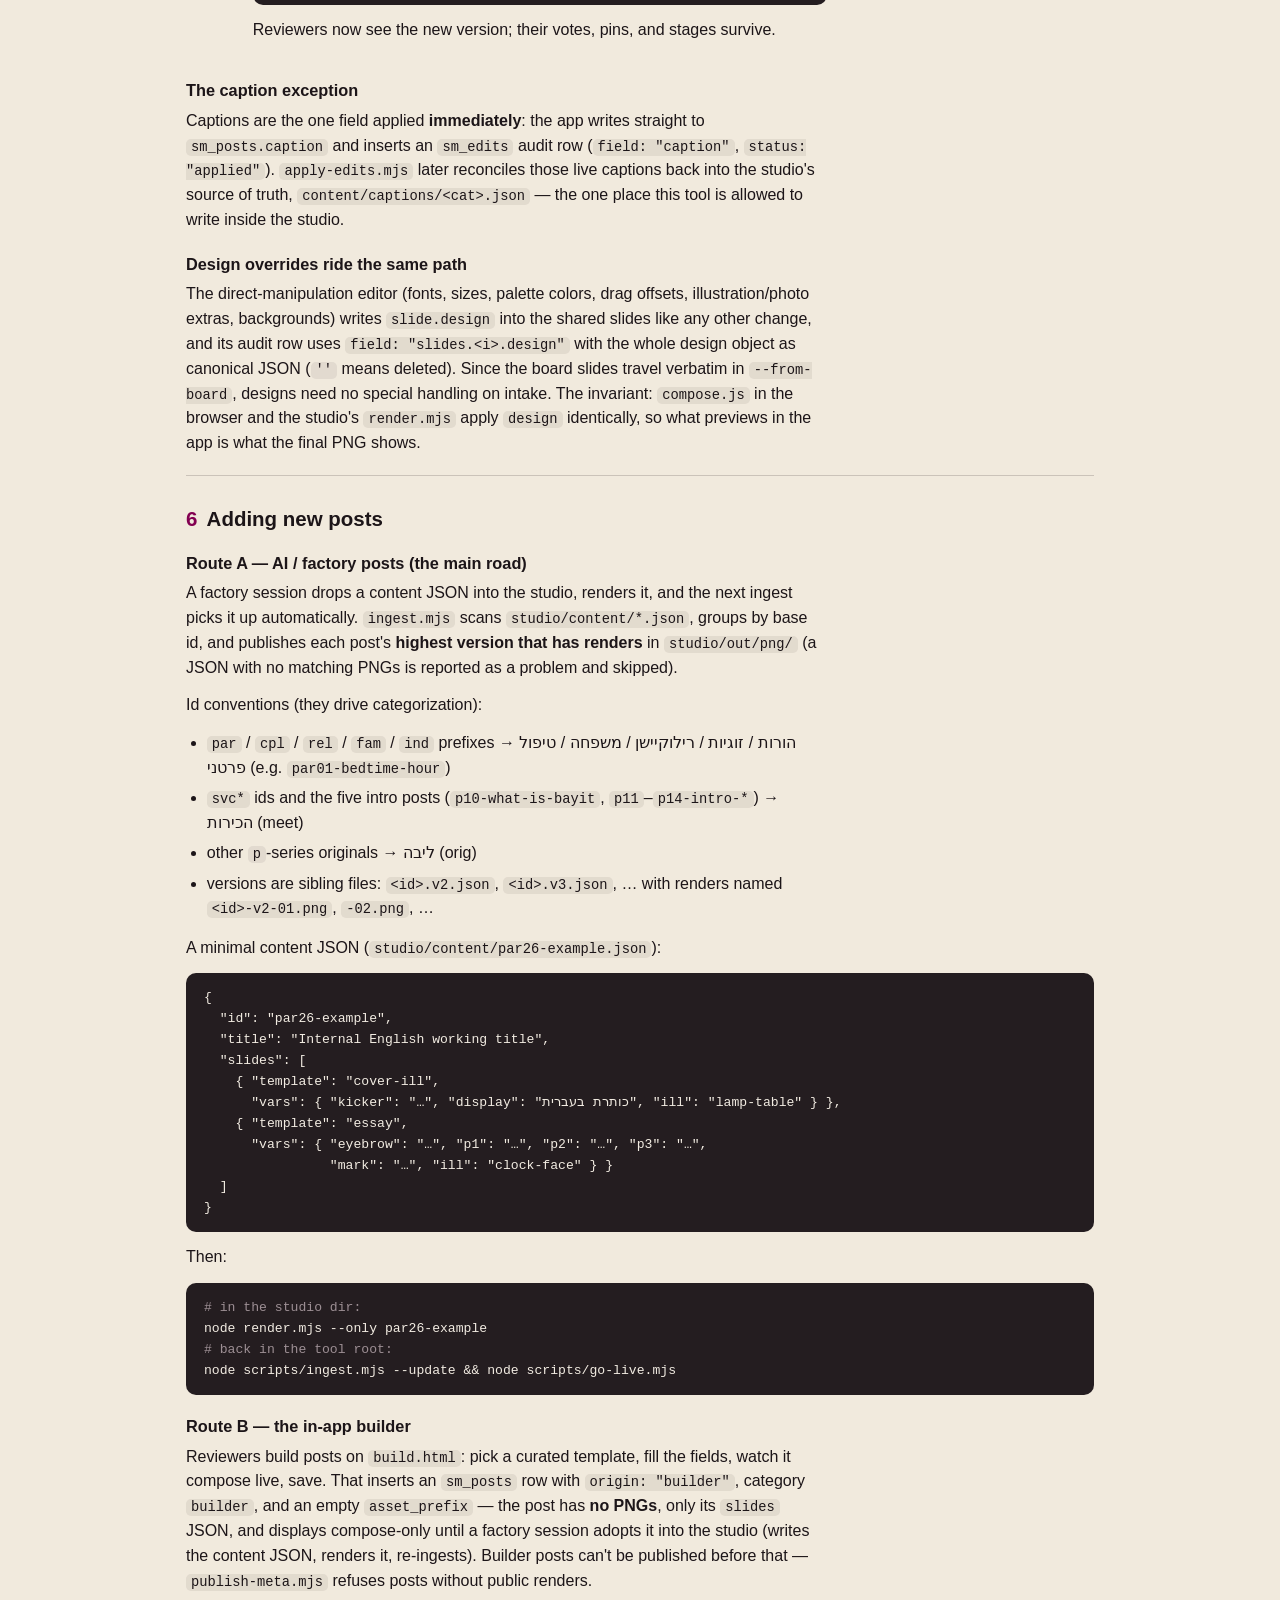
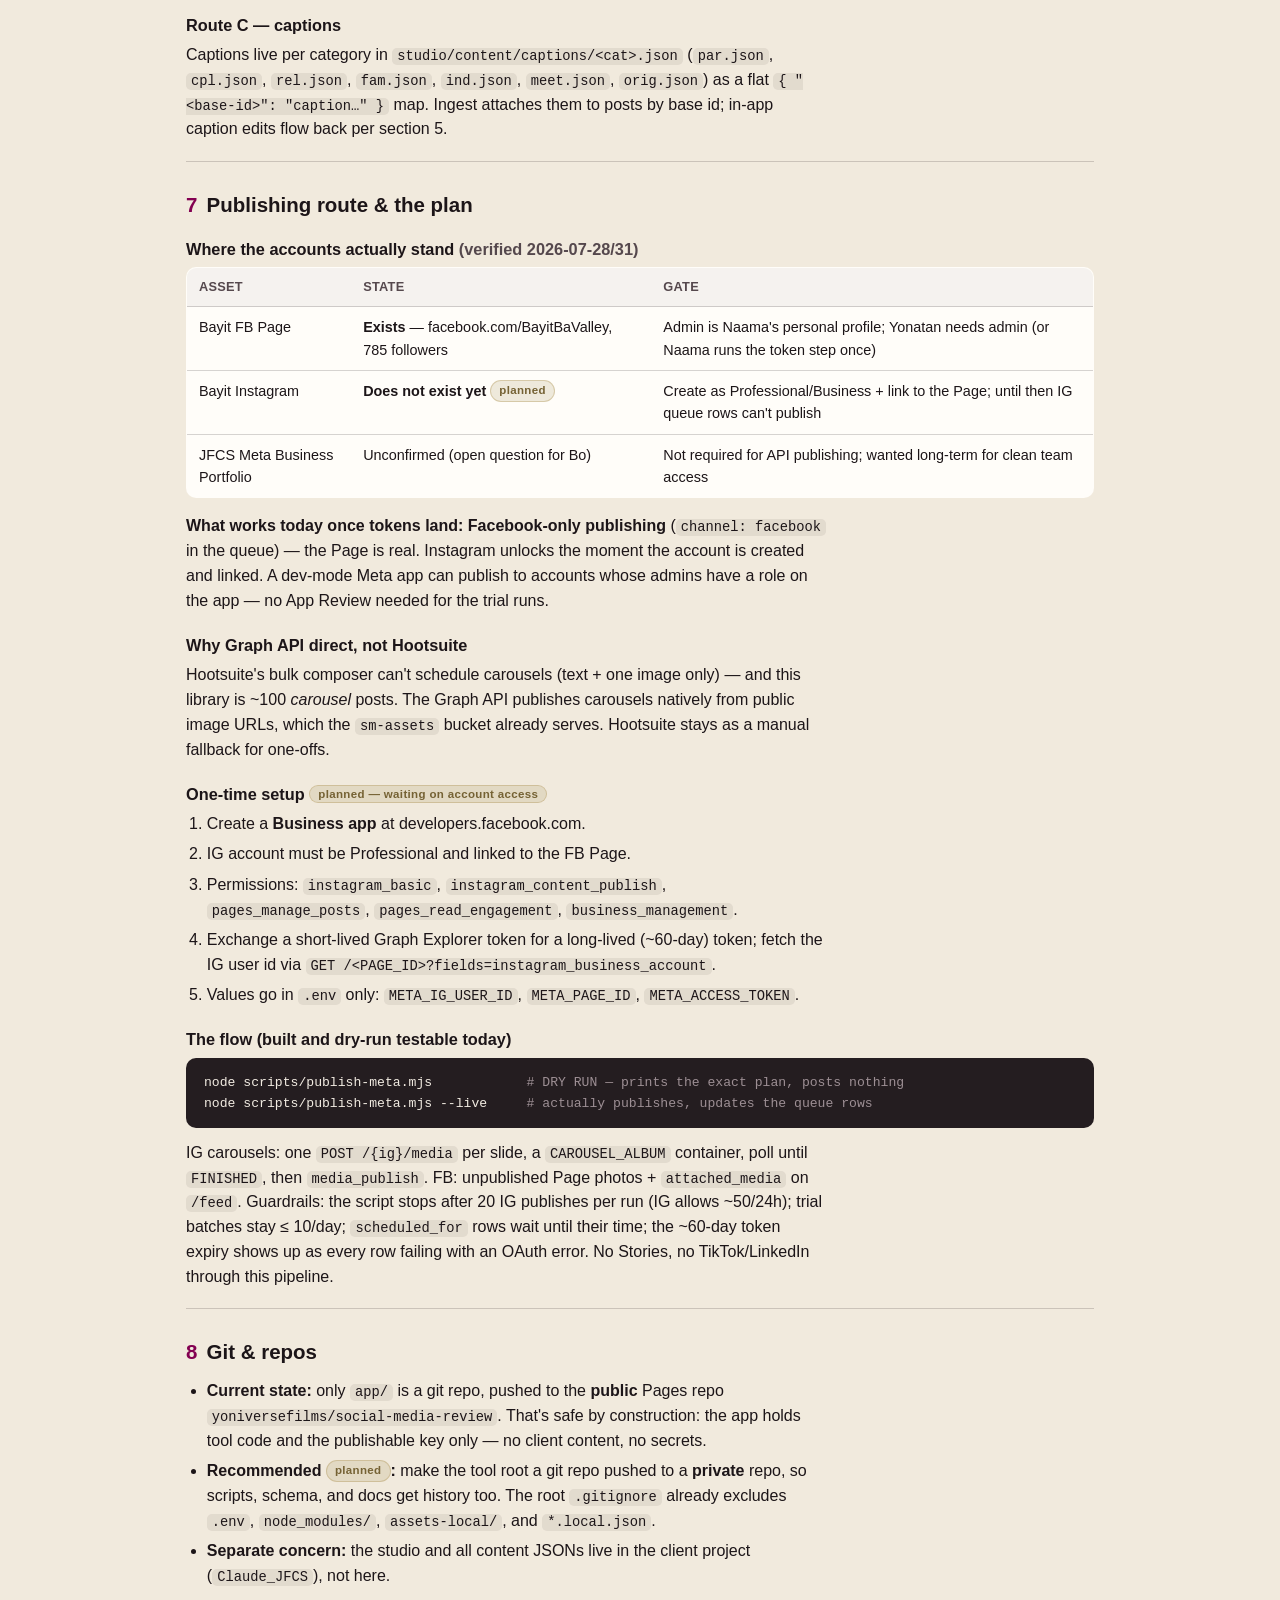
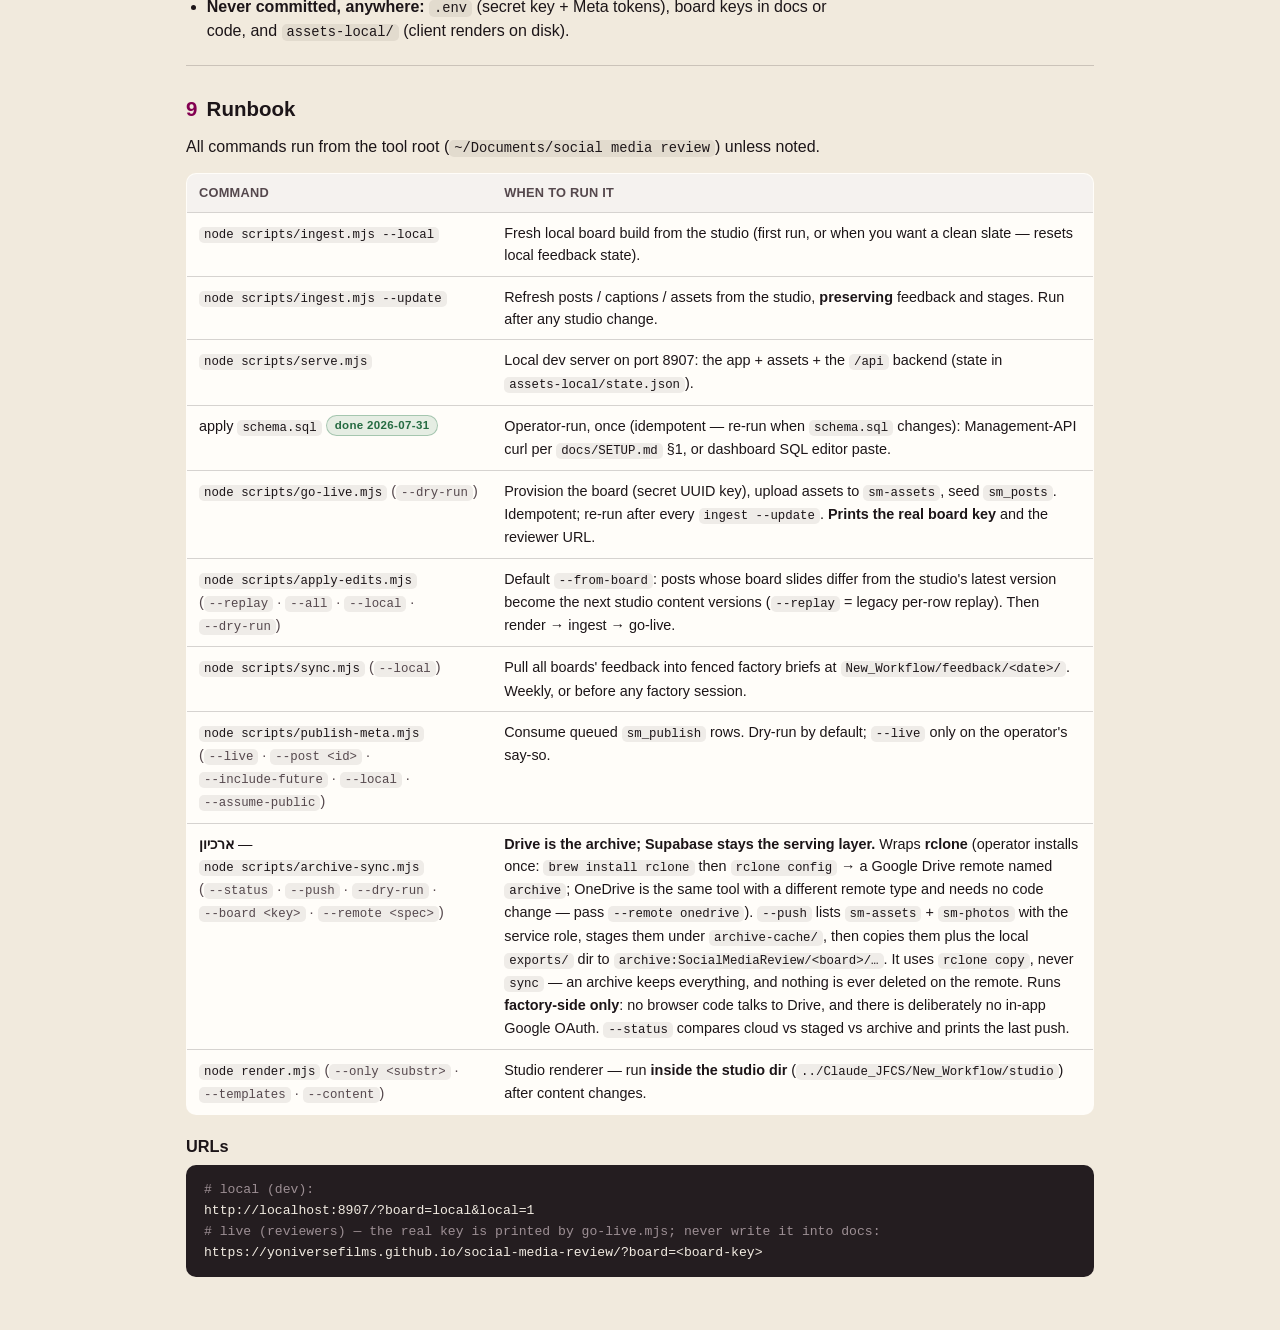
<file: backend.html>
<!doctype html>
<html dir="ltr" lang="en">
<head>
<meta charset="utf-8">
<meta name="viewport" content="width=device-width, initial-scale=1">
<meta name="robots" content="noindex, nofollow">
<title>Backend — developer docs</title>
<link rel="icon" href="data:,">
<script>/* theme boot (dark mode 2026-08-02): stamp <html data-theme> BEFORE the
stylesheet loads so first paint is already themed. 'smr:theme' is written by
the nav toggle (ui.js); with nothing stored we follow the OS. */
try{var t=localStorage.getItem('smr:theme');
document.documentElement.dataset.theme=(t==='dark'||t==='light')?t:
(matchMedia('(prefers-color-scheme: dark)').matches?'dark':'light');}catch(e){}</script>
<link rel="stylesheet" href="./css/app.css">
<style>
/* ── page-specific: developer docs (LTR English island in an RTL app) ── */
.bk-body{direction:ltr;text-align:left}
.bk-wrap{max-width:980px;margin:0 auto;padding:0 clamp(16px,4vw,36px) 80px}

.bk-head{padding:34px 0 6px;border-bottom:1px solid var(--line);margin-bottom:8px}
.bk-head h1{font-size:1.7rem;margin-bottom:.35em}
.bk-head p{color:var(--ink-soft);max-width:64ch;margin-bottom:1em}
.bk-toc{display:flex;flex-wrap:wrap;gap:6px;padding:10px 0 18px}
.bk-toc a{display:inline-flex;align-items:center;min-height:30px;padding:2px 12px;
  border:1px solid var(--line);border-radius:999px;background:var(--paper);
  color:var(--ink-soft);font-size:.85rem;font-weight:600}
.bk-toc a:hover{color:var(--accent);text-decoration:none;border-color:var(--accent)}

.bk-sec{padding:30px 0 6px;border-bottom:1px solid var(--line)}
.bk-sec:last-of-type{border-bottom:none}
.bk-sec h2{font-size:1.28rem;margin-bottom:.7em}
.bk-sec h2 .bk-n{color:var(--accent);font-variant-numeric:tabular-nums;margin-right:.45em}
.bk-sec h3{font-size:1.02rem;margin:1.3em 0 .5em}
.bk-sec p{max-width:72ch}
.bk-sec ul,.bk-sec ol{max-width:72ch;padding-left:1.3em;margin:0 0 .9em}
.bk-sec li{margin-bottom:.35em}
.bk-muted{color:var(--ink-soft)}
.bk-planned{display:inline-block;padding:1px 8px;border-radius:999px;font-size:.72rem;
  font-weight:700;letter-spacing:.03em;background:color-mix(in srgb, var(--maybe) 16%, transparent);color:color-mix(in srgb, var(--maybe) 72%, var(--ink));
  border:1px solid rgba(179,153,93,.4);vertical-align:2px}
.bk-done{display:inline-block;padding:1px 8px;border-radius:999px;font-size:.72rem;
  font-weight:700;letter-spacing:.03em;background:rgba(46,125,79,.12);color:var(--yes);
  border:1px solid rgba(46,125,79,.35);vertical-align:2px}

/* code */
.bk-body code{font-family:ui-monospace,SFMono-Regular,Menlo,Consolas,monospace;
  font-size:.86em;background:var(--wash-2);border-radius:5px;padding:1px 5px;
  direction:ltr;unicode-bidi:embed}
.bk-code{font-family:ui-monospace,SFMono-Regular,Menlo,Consolas,monospace;
  font-size:.82rem;line-height:1.6;background:#241d20;color:#f2ece2;
  border-radius:10px;padding:14px 18px;overflow-x:auto;margin:0 0 1em;
  direction:ltr;text-align:left;white-space:pre}
.bk-code .c{color:#9d8f94}
.bk-code code{background:none;padding:0;color:inherit;font-size:inherit}

/* tables */
.bk-tblwrap{overflow-x:auto;margin:0 0 1em}
.bk-tbl{border-collapse:collapse;width:100%;font-size:.9rem;background:var(--paper);
  border:1px solid var(--line);border-radius:10px;overflow:hidden}
.bk-tbl th,.bk-tbl td{text-align:left;vertical-align:top;padding:9px 12px;
  border-bottom:1px solid var(--line)}
.bk-tbl th{background:var(--wash);font-size:.8rem;letter-spacing:.02em;
  text-transform:uppercase;color:var(--ink-soft)}
.bk-tbl tr:last-child td{border-bottom:none}
.bk-tbl td code{white-space:nowrap}

/* flow diagrams */
.bk-flow{display:flex;flex-direction:column;align-items:stretch;margin:18px 0 22px}
.bk-node{background:var(--paper);border:1px solid var(--line);border-radius:12px;
  padding:12px 16px;box-shadow:var(--shadow)}
.bk-node--app{border-color:color-mix(in srgb, var(--accent) 45%, transparent);border-width:1.5px}
.bk-node__t{font-weight:700;font-size:.95rem}
.bk-node__d{color:var(--ink-soft);font-size:.85rem;margin-top:2px}
.bk-node__d code{font-size:.9em}
.bk-arrow{display:flex;flex-direction:column;align-items:center;gap:1px;
  padding:7px 0;color:var(--accent)}
.bk-arrow svg{display:block}
.bk-arrow__cmd{font-family:ui-monospace,SFMono-Regular,Menlo,Consolas,monospace;
  font-size:.78rem;background:color-mix(in srgb, var(--accent) 9%, transparent);color:var(--accent);
  border-radius:6px;padding:2px 9px;text-align:center;max-width:100%;
  overflow-wrap:anywhere}
.bk-arrow__note{font-size:.76rem;color:var(--ink-soft)}
.bk-split{display:grid;grid-template-columns:1fr 1fr;gap:14px}
.bk-split__col{display:flex;flex-direction:column}
.bk-lane-label{font-size:.78rem;font-weight:700;letter-spacing:.06em;
  text-transform:uppercase;color:var(--ink-soft);margin:4px 0 6px}
.bk-loop{display:flex;align-items:center;gap:10px;margin-top:10px;
  border:1px dashed color-mix(in srgb, var(--accent) 50%, transparent);border-radius:12px;padding:10px 16px;
  color:var(--accent);font-size:.85rem;background:color-mix(in srgb, var(--accent) 5%, transparent)}
.bk-loop b{font-size:1.1rem}
@media (max-width:640px){.bk-split{grid-template-columns:1fr}}

/* step walk (section 5) */
.bk-steps{counter-reset:bk;list-style:none;padding:0;margin:14px 0 18px;max-width:none}
.bk-steps>li{position:relative;padding:0 0 16px 46px;margin:0}
.bk-steps>li::before{counter-increment:bk;content:counter(bk);
  position:absolute;left:0;top:0;width:28px;height:28px;border-radius:999px;
  background:var(--accent);color:var(--solid-ink);font-weight:700;font-size:.85rem;
  display:flex;align-items:center;justify-content:center}
.bk-steps>li::after{content:"";position:absolute;left:13.5px;top:32px;bottom:2px;
  width:1px;background:var(--line)}
.bk-steps>li:last-child::after{display:none}
.bk-steps .bk-code{margin-top:.5em}
</style>
</head>
<body class="bk-body">
<div id="nav" dir="rtl"></div>

<div class="bk-wrap">

<header class="bk-head">
  <h1>The Backend</h1>
  <p>Developer documentation for the Social Media Review tool: what runs where,
     how content and feedback flow, and every command that drives the pipeline.
     This page is a static part of the app — nothing here reads or writes data.</p>
  <nav class="bk-toc">
    <a href="#what">1 · What this is</a>
    <a href="#stack">2 · Stack</a>
    <a href="#flow">3 · Data flow</a>
    <a href="#model">4 · Data model</a>
    <a href="#edits">5 · Edited files</a>
    <a href="#new-posts">6 · Adding posts</a>
    <a href="#publishing">7 · Publishing</a>
    <a href="#git">8 · Git &amp; repos</a>
    <a href="#runbook">9 · Runbook</a>
  </nav>
</header>

<!-- ═══════════════════════════════ 1 ═══════════════════════════════ -->
<section class="bk-sec" id="what">
  <h2><span class="bk-n">1</span>What this is</h2>
  <p>A no-login review tool for social content libraries — built first for the
     JFCS / Bayit Ba'Valley 100-carousel library, generic by design (board = client).
     Reviewers open one secret capability URL and vote, pin comments onto slides,
     propose text and design edits with a pixel-true live preview, upload photos,
     build new posts from the studio's templates, and queue approved posts for
     publishing. Everything they do flows back to the content factory as structured,
     fenced feedback briefs. The app is static files with no build step; a handful of
     local Node scripts move content in and feedback out.</p>
</section>

<!-- ═══════════════════════════════ 2 ═══════════════════════════════ -->
<section class="bk-sec" id="stack">
  <h2><span class="bk-n">2</span>The stack</h2>
  <div class="bk-tblwrap"><table class="bk-tbl">
    <thead><tr><th>Piece</th><th>What it does here</th><th>Why this choice</th></tr></thead>
    <tbody>
      <tr>
        <td><b>Supabase</b><br><span class="bk-muted">project <code>vfdhlrikxcdturtvyxel</code>, shared with the Website&nbsp;review tool</span></td>
        <td>Postgres + PostgREST (the REST API the browser talks to) + Storage
            (buckets <code>sm-assets</code>, <code>sm-photos</code>) + Realtime.
            All of this tool's objects are prefixed <code>sm_</code> so the two
            tools share one database without touching each other.</td>
        <td>No server to run or maintain; RLS turns the board key into a
            capability (the link is the password); one existing project, zero
            new accounts.</td>
      </tr>
      <tr>
        <td><b>GitHub Pages</b><br><span class="bk-muted"><code>yoniversefilms/social-media-review</code></span></td>
        <td>Hosts the static app (<code>app/</code> only). The public repo holds
            tool code and the browser-safe publishable key — no client content;
            all JFCS material lives behind the board key in Supabase.</td>
        <td>Free static hosting, mirrors the Website review setup exactly.</td>
      </tr>
      <tr>
        <td><b>The studio</b><br><span class="bk-muted"><code>../Claude_JFCS/New_Workflow/studio</code></span></td>
        <td>The content factory: Node + headless Chrome renderer
            (<code>render.mjs</code>, puppeteer-core). HTML/SVG templates +
            content JSONs → 1080×1350 PNG slides. Read-only from this tool
            except <code>content/captions/</code>.</td>
        <td>The browser IS the render engine — which is why the app's in-browser
            previews (<code>compose.js</code>) are pixel-identical to the final
            PNGs by construction.</td>
      </tr>
      <tr>
        <td><b>Meta Graph API</b><br><span class="bk-muted">v23.0</span></td>
        <td>Publishing: IG carousels and FB Page posts, driven by
            <code>scripts/publish-meta.mjs</code> on the operator's machine only.</td>
        <td>Publishes carousels natively from public image URLs (which
            <code>sm-assets</code> already provides); Hootsuite's bulk composer
            can't do carousels at all.</td>
      </tr>
      <tr>
        <td><b>No build step</b></td>
        <td>Vanilla JS ES modules, plain HTML/CSS, Node-stdlib scripts. The only
            external browser script is <code>@supabase/supabase-js@2</code> from
            jsDelivr, for realtime, with a graceful fallback to 10s polling.</td>
        <td>Anyone can read the whole thing top to bottom; nothing to compile,
            nothing to break.</td>
      </tr>
    </tbody>
  </table></div>
</section>

<!-- ═══════════════════════════════ 3 ═══════════════════════════════ -->
<section class="bk-sec" id="flow">
  <h2><span class="bk-n">3</span>The data flow</h2>
  <p>One loop moves content out to reviewers and feedback back to the factory.
     A second, smaller lane moves approved posts to Instagram / Facebook.
     Every arrow is a command you run.</p>

  <div class="bk-lane-label">Lane 1 — content out, feedback back</div>
  <div class="bk-flow">
    <div class="bk-node">
      <div class="bk-node__t">Studio content + renders</div>
      <div class="bk-node__d"><code>studio/content/&lt;id&gt;.vN.json</code> (the source slides JSON)
        and <code>studio/out/png/*.png</code> (rendered slides) in
        <code>../Claude_JFCS/New_Workflow/studio</code></div>
    </div>
    <div class="bk-arrow">
      <span class="bk-arrow__cmd">node scripts/ingest.mjs --local&nbsp;|&nbsp;--update</span>
      <svg width="14" height="18" viewBox="0 0 14 18"><path d="M7 0v13M2 10l5 6 5-6" fill="none" stroke="currentColor" stroke-width="1.6"/></svg>
      <span class="bk-arrow__note">scans the studio read-only, picks each post's highest version that has renders</span>
    </div>
    <div class="bk-node">
      <div class="bk-node__t">Local board</div>
      <div class="bk-node__d"><code>assets-local/local/**</code> (mirrored renders, studio assets, manifest)
        + <code>assets-local/state.json</code> (the full local backend state)</div>
    </div>
    <div class="bk-arrow">
      <svg width="14" height="14" viewBox="0 0 14 14"><path d="M7 0v9M2 6l5 6 5-6" fill="none" stroke="currentColor" stroke-width="1.6"/></svg>
    </div>
    <div class="bk-split">
      <div class="bk-split__col">
        <div class="bk-lane-label">Dev path</div>
        <div class="bk-arrow">
          <span class="bk-arrow__cmd">node scripts/serve.mjs</span>
          <svg width="14" height="14" viewBox="0 0 14 14"><path d="M7 0v9M2 6l5 6 5-6" fill="none" stroke="currentColor" stroke-width="1.6"/></svg>
        </div>
        <div class="bk-node">
          <div class="bk-node__t">localhost:8907</div>
          <div class="bk-node__d">serves <code>app/</code>, assets from
            <code>assets-local/</code>, and a full <code>/api</code> backend.
            Nothing leaves the machine.</div>
        </div>
      </div>
      <div class="bk-split__col">
        <div class="bk-lane-label">Live path</div>
        <div class="bk-arrow">
          <span class="bk-arrow__cmd">node scripts/go-live.mjs</span>
          <svg width="14" height="14" viewBox="0 0 14 14"><path d="M7 0v9M2 6l5 6 5-6" fill="none" stroke="currentColor" stroke-width="1.6"/></svg>
        </div>
        <div class="bk-node">
          <div class="bk-node__t">Supabase</div>
          <div class="bk-node__d">assets → bucket <code>sm-assets</code> under
            <code>boards/&lt;board-key&gt;/…</code>; posts upserted into
            <code>sm_posts</code> (stages + in-app captions preserved)</div>
        </div>
      </div>
    </div>
    <div class="bk-arrow">
      <svg width="14" height="14" viewBox="0 0 14 14"><path d="M7 0v9M2 6l5 6 5-6" fill="none" stroke="currentColor" stroke-width="1.6"/></svg>
    </div>
    <div class="bk-node bk-node--app">
      <div class="bk-node__t">The app — reviewers work</div>
      <div class="bk-node__d">index / post / build / queue pages. Votes, pins,
        replies, direct edits (shared slides + audit rows), photo uploads → the <code>sm_</code> tables
        (via <code>store.js</code>, the app's only network module)</div>
    </div>
    <div class="bk-arrow">
      <span class="bk-arrow__cmd">node scripts/sync.mjs</span>
      <svg width="14" height="18" viewBox="0 0 14 18"><path d="M7 0v13M2 10l5 6 5-6" fill="none" stroke="currentColor" stroke-width="1.6"/></svg>
      <span class="bk-arrow__note">every reviewer string fenced as untrusted data</span>
    </div>
    <div class="bk-node">
      <div class="bk-node__t">Feedback briefs</div>
      <div class="bk-node__d"><code>New_Workflow/feedback/&lt;YYYY-MM-DD&gt;/</code> —
        a README with totals + ranked shortlist, one markdown brief per post,
        and <code>feedback.json</code> for scripts</div>
    </div>
    <div class="bk-arrow">
      <span class="bk-arrow__cmd">Claude factory session&nbsp;·&nbsp;node scripts/apply-edits.mjs</span>
      <svg width="14" height="18" viewBox="0 0 14 18"><path d="M7 0v13M2 10l5 6 5-6" fill="none" stroke="currentColor" stroke-width="1.6"/></svg>
      <span class="bk-arrow__note">board-edited slides become the next content version (--from-board); judgment calls stay human/AI</span>
    </div>
    <div class="bk-node">
      <div class="bk-node__t">Next content version</div>
      <div class="bk-node__d"><code>studio/content/&lt;id&gt;.v&lt;N+1&gt;.json</code>
        — never overwrites an existing version file</div>
    </div>
    <div class="bk-arrow">
      <span class="bk-arrow__cmd">node render.mjs --only &lt;id&gt;</span>
      <svg width="14" height="18" viewBox="0 0 14 18"><path d="M7 0v13M2 10l5 6 5-6" fill="none" stroke="currentColor" stroke-width="1.6"/></svg>
      <span class="bk-arrow__note">run inside the studio dir — headless Chrome screenshots at exactly 1080×1350</span>
    </div>
    <div class="bk-loop"><b>↺</b>
      <span><code>node scripts/ingest.mjs --update</code> &amp;&amp;
        <code>node scripts/go-live.mjs</code> — the board refreshes with the new
        version and all feedback intact. The loop closes.</span>
    </div>
  </div>

  <div class="bk-lane-label">Lane 2 — approved → published</div>
  <div class="bk-flow">
    <div class="bk-node bk-node--app">
      <div class="bk-node__t">Post reaches stage <code>approved</code> (מאושר)</div>
      <div class="bk-node__d">someone adds it to the queue on <code>queue.html</code>:
        channel (Instagram / Facebook / both), optional note and schedule</div>
    </div>
    <div class="bk-arrow">
      <svg width="14" height="14" viewBox="0 0 14 14"><path d="M7 0v9M2 6l5 6 5-6" fill="none" stroke="currentColor" stroke-width="1.6"/></svg>
    </div>
    <div class="bk-node">
      <div class="bk-node__t"><code>sm_publish</code> row, status <code>queued</code></div>
      <div class="bk-node__d">the app never posts anything itself — publishing is
        a deliberate, local, operator-run step</div>
    </div>
    <div class="bk-arrow">
      <span class="bk-arrow__cmd">node scripts/publish-meta.mjs&nbsp;→&nbsp;--live</span>
      <svg width="14" height="18" viewBox="0 0 14 18"><path d="M7 0v13M2 10l5 6 5-6" fill="none" stroke="currentColor" stroke-width="1.6"/></svg>
      <span class="bk-arrow__note">dry-run by default: prints the exact plan, publishes nothing</span>
    </div>
    <div class="bk-node">
      <div class="bk-node__t">Instagram / Facebook</div>
      <div class="bk-node__d">Meta fetches the slides from their public
        <code>sm-assets</code> URLs; the queue row is updated in place
        (<code>status</code> → published/failed, <code>result</code> → Meta ids
        or errors) so the queue page shows the outcome live</div>
    </div>
  </div>
</section>

<!-- ═══════════════════════════════ 4 ═══════════════════════════════ -->
<section class="bk-sec" id="model">
  <h2><span class="bk-n">4</span>The data model</h2>
  <p>Eight tables, all prefixed <code>sm_</code>, all defined in
     <code>schema.sql</code> (idempotent — safe to re-run):</p>
  <div class="bk-tblwrap"><table class="bk-tbl">
    <thead><tr><th>Table</th><th>One line</th></tr></thead>
    <tbody>
      <tr><td><code>sm_boards</code></td><td>One row per review board; <code>board_key</code> is the secret UUID capability. Provisioned service-role only — anon can read only its own row.</td></tr>
      <tr><td><code>sm_posts</code></td><td>One row per carousel: category, Hebrew title, caption, stage, <code>origin</code> (factory | builder), <code>asset_prefix</code> into storage — and the full source <code>slides</code> JSON.</td></tr>
      <tr><td><code>sm_votes</code></td><td>Append-only yes / no / maybe + a reason; the newest row per (post, author) is that person's vote.</td></tr>
      <tr><td><code>sm_pins</code></td><td>A comment anchored to a point on a slide (0-based slide index, fractional x,y); status open / resolved; the one table with anon DELETE (mistake-fixing).</td></tr>
      <tr><td><code>sm_replies</code></td><td>Threaded under a pin; append-only.</td></tr>
      <tr><td><code>sm_edits</code></td><td>The audit/learning log: every direct edit lands as a row with <code>field</code> (<code>caption</code>, <code>title</code>, <code>slides.&lt;i&gt;.&lt;var&gt;</code>, or <code>slides.&lt;i&gt;.design</code>), exact old→new, status <code>applied</code>. Legacy proposal rows keep their proposed/accepted/rejected statuses.</td></tr>
      <tr><td><code>sm_photos</code></td><td>Reviewer upload metadata; the bytes live in the <code>sm-photos</code> bucket (public read, image-only anon inserts ≤ 8&nbsp;MB, path-scoped to <code>boards/&lt;board-key&gt;/…</code>).</td></tr>
      <tr><td><code>sm_publish</code></td><td>The publish queue: channel instagram / facebook / both, status queued / published / failed / canceled, <code>scheduled_for</code>, and a <code>result</code> jsonb the publisher fills in.</td></tr>
    </tbody>
  </table></div>

  <h3>Three principles the whole model hangs on</h3>
  <ul>
    <li><b>The board key is the capability.</b> The link IS the password. Every
      request carries an <code>x-board-key</code> header and RLS scopes every row
      to it. No login, ever; the browser holds only the publishable key.</li>
    <li><b>Feedback is append-only.</b> Changing your vote = inserting a new row
      (latest per author wins). Post <em>slides</em> are the one deliberate
      exception (v1.5): reviewers write them directly, and every write leaves
      an applied <code>sm_edits</code> audit row — so the record of who changed
      what survives even though the slides themselves are live.</li>
    <li><b>Posts carry their source <code>slides</code> JSON</b> — the same JSON
      the studio renders from. That single decision enables the live edit
      preview, the in-app builder, and factory rebuilds from feedback.</li>
  </ul>
</section>

<!-- ═══════════════════════════════ 5 ═══════════════════════════════ -->
<section class="bk-sec" id="edits">
  <h2><span class="bk-n">5</span>Where edited files are stored</h2>
  <p>Reviewer edits write <b>directly into the shared post</b> (v1.5): every
     committed change — in-place text, side-panel fields, design mutations —
     PATCHes <code>sm_posts.slides</code>, so all devices see it live. Each
     write also inserts an <code>sm_edits</code> audit row (<code>field</code>,
     exact <code>old_text</code>/<code>new_text</code>, status
     <code>applied</code>) — the read-only «היסטוריית עריכות» list and the
     learning loop feed on it. One edit, end to end:</p>
  <ol class="bk-steps">
    <li>A reviewer edits a slide's text (or its design) on <code>post.html</code>.
      The app saves the change into <code>sm_posts.slides</code> for everyone
      («נשמר לכולם ✓») and logs an <code>sm_edits</code> row:
      <code>field: "slides.2.p1"</code>, <code>old_text</code>,
      <code>new_text</code>, status <code>applied</code>. Concurrent edits are
      guarded optimistically: a save that lost the race re-fetches, re-applies
      on top, and saves again.</li>
    <li>On the operator's machine:
      <pre class="bk-code">node scripts/apply-edits.mjs            <span class="c"># --from-board (default): board slides → next version</span>
node scripts/apply-edits.mjs --dry-run  <span class="c"># show what would change, write nothing</span>
node scripts/apply-edits.mjs --replay   <span class="c"># legacy: replay individual accepted edit rows</span></pre>
      The default mode compares each factory post's board
      <code>slides</code> against the studio's highest
      <code>content/&lt;id&gt;[.vN].json</code> (canonical JSON); when they
      differ it writes <code>content/&lt;id&gt;.v&lt;N+1&gt;.json</code>
      carrying the board's slides verbatim — a <b>new file in the studio</b>,
      never overwriting an existing version.</li>
    <li>Re-render just the changed posts, from the studio dir:
      <pre class="bk-code">node render.mjs --only &lt;id&gt;</pre></li>
    <li>Refresh the board:
      <pre class="bk-code">node scripts/ingest.mjs --update &amp;&amp; node scripts/go-live.mjs</pre>
      Reviewers now see the new version; their votes, pins, and stages survive.</li>
  </ol>

  <h3>The caption exception</h3>
  <p>Captions are the one field applied <b>immediately</b>: the app writes
     straight to <code>sm_posts.caption</code> and inserts an <code>sm_edits</code>
     audit row (<code>field: "caption"</code>, <code>status: "applied"</code>).
     <code>apply-edits.mjs</code> later reconciles those live captions back into
     the studio's source of truth, <code>content/captions/&lt;cat&gt;.json</code>
     — the one place this tool is allowed to write inside the studio.</p>

  <h3>Design overrides ride the same path</h3>
  <p>The direct-manipulation editor (fonts, sizes, palette colors, drag offsets,
     illustration/photo extras, backgrounds) writes <code>slide.design</code>
     into the shared slides like any other change, and its audit row uses
     <code>field: "slides.&lt;i&gt;.design"</code> with the whole design object
     as canonical JSON (<code>''</code> means deleted). Since the board slides
     travel verbatim in <code>--from-board</code>, designs need no special
     handling on intake. The invariant: <code>compose.js</code> in the browser
     and the studio's <code>render.mjs</code> apply <code>design</code>
     identically, so what previews in the app is what the final PNG shows.</p>
</section>

<!-- ═══════════════════════════════ 6 ═══════════════════════════════ -->
<section class="bk-sec" id="new-posts">
  <h2><span class="bk-n">6</span>Adding new posts</h2>

  <h3>Route A — AI / factory posts (the main road)</h3>
  <p>A factory session drops a content JSON into the studio, renders it, and the
     next ingest picks it up automatically. <code>ingest.mjs</code> scans
     <code>studio/content/*.json</code>, groups by base id, and publishes each
     post's <b>highest version that has renders</b> in
     <code>studio/out/png/</code> (a JSON with no matching PNGs is reported as a
     problem and skipped).</p>
  <p>Id conventions (they drive categorization):</p>
  <ul>
    <li><code>par</code> / <code>cpl</code> / <code>rel</code> / <code>fam</code> /
      <code>ind</code> prefixes → הורות / זוגיות / רילוקיישן / משפחה / טיפול פרטני
      (e.g. <code>par01-bedtime-hour</code>)</li>
    <li><code>svc*</code> ids and the five intro posts
      (<code>p10-what-is-bayit</code>, <code>p11</code>–<code>p14-intro-*</code>)
      → הכירות (meet)</li>
    <li>other <code>p</code>-series originals → ליבה (orig)</li>
    <li>versions are sibling files: <code>&lt;id&gt;.v2.json</code>,
      <code>&lt;id&gt;.v3.json</code>, … with renders named
      <code>&lt;id&gt;-v2-01.png</code>, <code>-02.png</code>, …</li>
  </ul>
  <p>A minimal content JSON (<code>studio/content/par26-example.json</code>):</p>
  <pre class="bk-code">{
  "id": "par26-example",
  "title": "Internal English working title",
  "slides": [
    { "template": "cover-ill",
      "vars": { "kicker": "…", "display": "כותרת בעברית", "ill": "lamp-table" } },
    { "template": "essay",
      "vars": { "eyebrow": "…", "p1": "…", "p2": "…", "p3": "…",
                "mark": "…", "ill": "clock-face" } }
  ]
}</pre>
  <p>Then:</p>
  <pre class="bk-code"><span class="c"># in the studio dir:</span>
node render.mjs --only par26-example
<span class="c"># back in the tool root:</span>
node scripts/ingest.mjs --update &amp;&amp; node scripts/go-live.mjs</pre>

  <h3>Route B — the in-app builder</h3>
  <p>Reviewers build posts on <code>build.html</code>: pick a curated template,
     fill the fields, watch it compose live, save. That inserts an
     <code>sm_posts</code> row with <code>origin: "builder"</code>, category
     <code>builder</code>, and an empty <code>asset_prefix</code> — the post has
     <b>no PNGs</b>, only its <code>slides</code> JSON, and displays compose-only
     until a factory session adopts it into the studio (writes the content JSON,
     renders it, re-ingests). Builder posts can't be published before that —
     <code>publish-meta.mjs</code> refuses posts without public renders.</p>

  <h3>Route C — captions</h3>
  <p>Captions live per category in
     <code>studio/content/captions/&lt;cat&gt;.json</code>
     (<code>par.json</code>, <code>cpl.json</code>, <code>rel.json</code>,
     <code>fam.json</code>, <code>ind.json</code>, <code>meet.json</code>,
     <code>orig.json</code>) as a flat <code>{ "&lt;base-id&gt;": "caption…" }</code>
     map. Ingest attaches them to posts by base id; in-app caption edits flow
     back per section 5.</p>
</section>

<!-- ═══════════════════════════════ 7 ═══════════════════════════════ -->
<section class="bk-sec" id="publishing">
  <h2><span class="bk-n">7</span>Publishing route &amp; the plan</h2>

  <h3>Where the accounts actually stand <span class="bk-muted">(verified 2026-07-28/31)</span></h3>
  <div class="bk-tblwrap"><table class="bk-tbl">
    <thead><tr><th>Asset</th><th>State</th><th>Gate</th></tr></thead>
    <tbody>
      <tr><td>Bayit FB Page</td>
        <td><b>Exists</b> — facebook.com/BayitBaValley, 785 followers</td>
        <td>Admin is Naama's personal profile; Yonatan needs admin (or Naama runs the token step once)</td></tr>
      <tr><td>Bayit Instagram</td>
        <td><b>Does not exist yet</b> <span class="bk-planned">planned</span></td>
        <td>Create as Professional/Business + link to the Page; until then IG queue rows can't publish</td></tr>
      <tr><td>JFCS Meta Business Portfolio</td>
        <td>Unconfirmed (open question for Bo)</td>
        <td>Not required for API publishing; wanted long-term for clean team access</td></tr>
    </tbody>
  </table></div>
  <p><b>What works today once tokens land: Facebook-only publishing</b>
     (<code>channel: facebook</code> in the queue) — the Page is real. Instagram
     unlocks the moment the account is created and linked. A dev-mode Meta app
     can publish to accounts whose admins have a role on the app — no App Review
     needed for the trial runs.</p>

  <h3>Why Graph API direct, not Hootsuite</h3>
  <p>Hootsuite's bulk composer can't schedule carousels (text + one image only) —
     and this library is ~100 <em>carousel</em> posts. The Graph API publishes
     carousels natively from public image URLs, which the <code>sm-assets</code>
     bucket already serves. Hootsuite stays as a manual fallback for one-offs.</p>

  <h3>One-time setup <span class="bk-planned">planned — waiting on account access</span></h3>
  <ol>
    <li>Create a <b>Business app</b> at developers.facebook.com.</li>
    <li>IG account must be Professional and linked to the FB Page.</li>
    <li>Permissions: <code>instagram_basic</code>,
      <code>instagram_content_publish</code>, <code>pages_manage_posts</code>,
      <code>pages_read_engagement</code>, <code>business_management</code>.</li>
    <li>Exchange a short-lived Graph Explorer token for a long-lived (~60-day)
      token; fetch the IG user id via
      <code>GET /&lt;PAGE_ID&gt;?fields=instagram_business_account</code>.</li>
    <li>Values go in <code>.env</code> only: <code>META_IG_USER_ID</code>,
      <code>META_PAGE_ID</code>, <code>META_ACCESS_TOKEN</code>.</li>
  </ol>

  <h3>The flow (built and dry-run testable today)</h3>
  <pre class="bk-code">node scripts/publish-meta.mjs            <span class="c"># DRY RUN — prints the exact plan, posts nothing</span>
node scripts/publish-meta.mjs --live     <span class="c"># actually publishes, updates the queue rows</span></pre>
  <p>IG carousels: one <code>POST /{ig}/media</code> per slide, a
     <code>CAROUSEL_ALBUM</code> container, poll until <code>FINISHED</code>,
     then <code>media_publish</code>. FB: unpublished Page photos +
     <code>attached_media</code> on <code>/feed</code>. Guardrails: the script
     stops after 20 IG publishes per run (IG allows ~50/24h); trial batches stay
     ≤ 10/day; <code>scheduled_for</code> rows wait until their time; the ~60-day
     token expiry shows up as every row failing with an OAuth error. No Stories,
     no TikTok/LinkedIn through this pipeline.</p>
</section>

<!-- ═══════════════════════════════ 8 ═══════════════════════════════ -->
<section class="bk-sec" id="git">
  <h2><span class="bk-n">8</span>Git &amp; repos</h2>
  <ul>
    <li><b>Current state:</b> only <code>app/</code> is a git repo, pushed to the
      <b>public</b> Pages repo <code>yoniversefilms/social-media-review</code>.
      That's safe by construction: the app holds tool code and the publishable
      key only — no client content, no secrets.</li>
    <li><b>Recommended <span class="bk-planned">planned</span>:</b> make the tool
      root a git repo pushed to a <b>private</b> repo, so scripts, schema, and
      docs get history too. The root <code>.gitignore</code> already excludes
      <code>.env</code>, <code>node_modules/</code>, <code>assets-local/</code>,
      and <code>*.local.json</code>.</li>
    <li><b>Separate concern:</b> the studio and all content JSONs live in the
      client project (<code>Claude_JFCS</code>), not here.</li>
    <li><b>Never committed, anywhere:</b> <code>.env</code> (secret key + Meta
      tokens), board keys in docs or code, and <code>assets-local/</code>
      (client renders on disk).</li>
  </ul>
</section>

<!-- ═══════════════════════════════ 9 ═══════════════════════════════ -->
<section class="bk-sec" id="runbook">
  <h2><span class="bk-n">9</span>Runbook</h2>
  <p>All commands run from the tool root
     (<code>~/Documents/social media review</code>) unless noted.</p>
  <div class="bk-tblwrap"><table class="bk-tbl">
    <thead><tr><th>Command</th><th>When to run it</th></tr></thead>
    <tbody>
      <tr><td><code>node scripts/ingest.mjs --local</code></td>
        <td>Fresh local board build from the studio (first run, or when you want
          a clean slate — resets local feedback state).</td></tr>
      <tr><td><code>node scripts/ingest.mjs --update</code></td>
        <td>Refresh posts / captions / assets from the studio, <b>preserving</b>
          feedback and stages. Run after any studio change.</td></tr>
      <tr><td><code>node scripts/serve.mjs</code></td>
        <td>Local dev server on port 8907: the app + assets + the
          <code>/api</code> backend (state in
          <code>assets-local/state.json</code>).</td></tr>
      <tr><td>apply <code>schema.sql</code> <span class="bk-done">done 2026-07-31</span></td>
        <td>Operator-run, once (idempotent — re-run when <code>schema.sql</code>
          changes): Management-API curl per <code>docs/SETUP.md</code> §1, or
          dashboard SQL editor paste.</td></tr>
      <tr><td><code>node scripts/go-live.mjs</code> <span class="bk-muted">(<code>--dry-run</code>)</span></td>
        <td>Provision the board (secret UUID key), upload assets to
          <code>sm-assets</code>, seed <code>sm_posts</code>. Idempotent; re-run
          after every <code>ingest --update</code>. <b>Prints the real board
          key</b> and the reviewer URL.</td></tr>
      <tr><td><code>node scripts/apply-edits.mjs</code> <span class="bk-muted">(<code>--replay</code> · <code>--all</code> · <code>--local</code> · <code>--dry-run</code>)</span></td>
        <td>Default <code>--from-board</code>: posts whose board slides differ from
          the studio's latest version become the next studio content versions
          (<code>--replay</code> = legacy per-row replay). Then render → ingest → go-live.</td></tr>
      <tr><td><code>node scripts/sync.mjs</code> <span class="bk-muted">(<code>--local</code>)</span></td>
        <td>Pull all boards' feedback into fenced factory briefs at
          <code>New_Workflow/feedback/&lt;date&gt;/</code>. Weekly, or before any
          factory session.</td></tr>
      <tr><td><code>node scripts/publish-meta.mjs</code> <span class="bk-muted">(<code>--live</code> · <code>--post &lt;id&gt;</code> · <code>--include-future</code> · <code>--local</code> · <code>--assume-public</code>)</span></td>
        <td>Consume queued <code>sm_publish</code> rows. Dry-run by default;
          <code>--live</code> only on the operator's say-so.</td></tr>
      <tr><td><b>ארכיון</b> — <code>node scripts/archive-sync.mjs</code> <span class="bk-muted">(<code>--status</code> · <code>--push</code> · <code>--dry-run</code> · <code>--board &lt;key&gt;</code> · <code>--remote &lt;spec&gt;</code>)</span></td>
        <td><b>Drive is the archive; Supabase stays the serving layer.</b> Wraps
          <b>rclone</b> (operator installs once: <code>brew install rclone</code>
          then <code>rclone config</code> → a Google&nbsp;Drive remote named
          <code>archive</code>; OneDrive is the same tool with a different remote
          type and needs no code change — pass <code>--remote onedrive</code>).
          <code>--push</code> lists <code>sm-assets</code> +
          <code>sm-photos</code> with the service role, stages them under
          <code>archive-cache/</code>, then copies them plus the local
          <code>exports/</code> dir to
          <code>archive:SocialMediaReview/&lt;board&gt;/…</code>. It uses
          <code>rclone copy</code>, never <code>sync</code> — an archive keeps
          everything, and nothing is ever deleted on the remote. Runs
          <b>factory-side only</b>: no browser code talks to Drive, and there is
          deliberately no in-app Google OAuth. <code>--status</code> compares
          cloud vs staged vs archive and prints the last push.</td></tr>
      <tr><td><code>node render.mjs</code> <span class="bk-muted">(<code>--only &lt;substr&gt;</code> · <code>--templates</code> · <code>--content</code>)</span></td>
        <td>Studio renderer — run <b>inside the studio dir</b>
          (<code>../Claude_JFCS/New_Workflow/studio</code>) after content
          changes.</td></tr>
    </tbody>
  </table></div>

  <h3>URLs</h3>
  <pre class="bk-code"><span class="c"># local (dev):</span>
http://localhost:8907/?board=local&amp;local=1
<span class="c"># live (reviewers) — the real key is printed by go-live.mjs; never write it into docs:</span>
https://yoniversefilms.github.io/social-media-review/?board=&lt;board-key&gt;</pre>
</section>

</div>

<noscript><p style="text-align:center;padding:40px">This page renders without JavaScript; only the shared nav bar needs it.</p></noscript>
<script src="./config.js"></script>
<script type="module" src="./js/backend.js"></script>
</body>
</html>
</file>
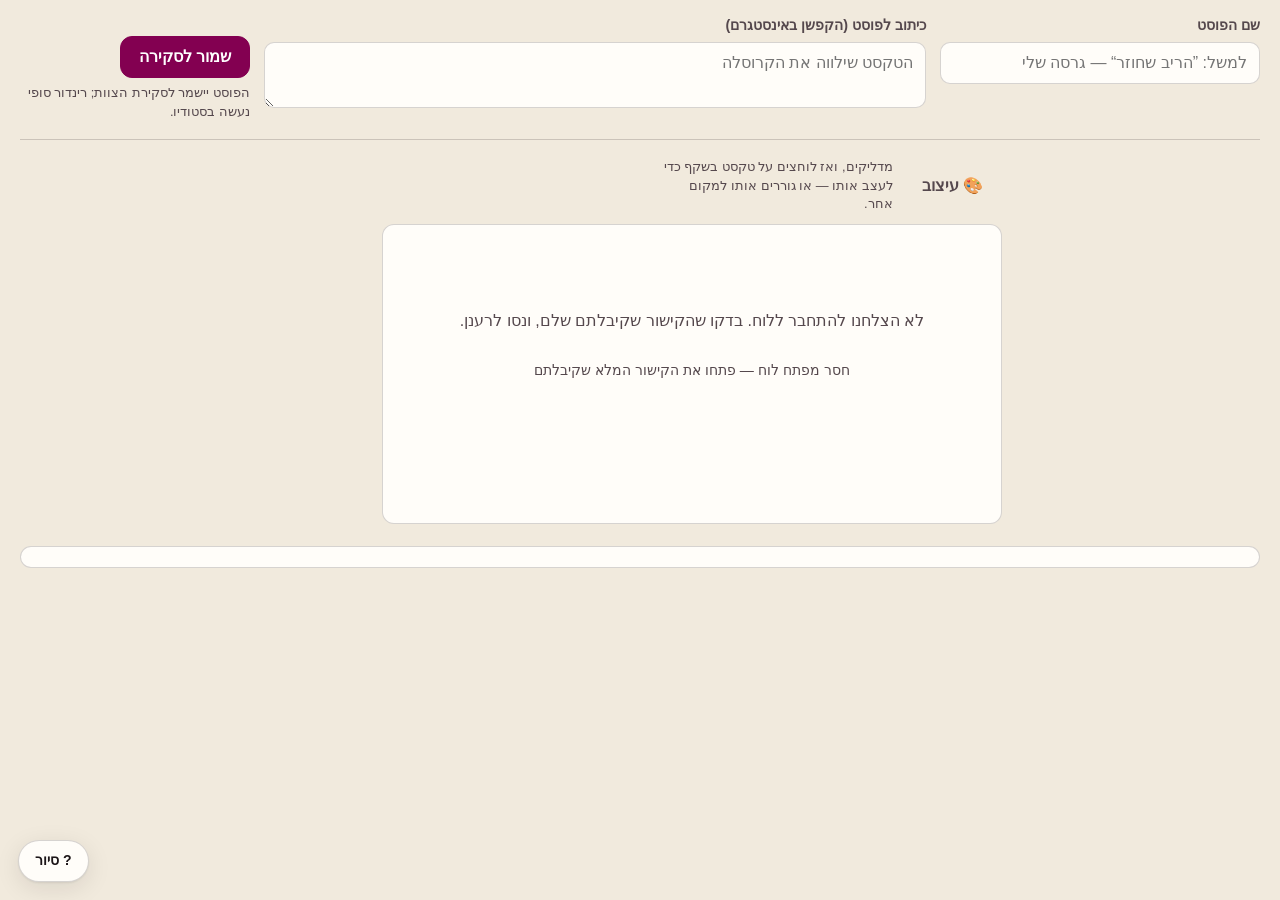
<file: build.html>
<!doctype html>
<html dir="rtl" lang="he">
<head>
<meta charset="utf-8">
  <link rel="icon" href="data:image/svg+xml,<svg xmlns=%27http://www.w3.org/2000/svg%27 viewBox=%270 0 100 100%27><text y=%27.9em%27 font-size=%2790%27>🗳️</text></svg>">
<meta name="viewport" content="width=device-width, initial-scale=1">
<meta name="robots" content="noindex, nofollow">
<title>בניית פוסט — סקירת פוסטים</title>
<script>/* theme boot (dark mode 2026-08-02): stamp <html data-theme> BEFORE the
stylesheet loads so first paint is already themed. 'smr:theme' is written by
the nav toggle (ui.js); with nothing stored we follow the OS. */
try{var t=localStorage.getItem('smr:theme');
document.documentElement.dataset.theme=(t==='dark'||t==='light')?t:
(matchMedia('(prefers-color-scheme: dark)').matches?'dark':'light');}catch(e){}</script>
<link rel="stylesheet" href="./css/app.css">
<style>
/* ── page-specific: builder ─────────────────────────────────────────── */
.b-wrap{max-width:1440px;margin:0 auto;padding:0 20px 56px}

/* top bar: title + caption + save. NOT sticky (operator, 2026-08-03): two
   pinned layers (this + the shared nav) ate too much height over the canvas;
   on this page both scroll away. */
.b-topbar{background:var(--bg);
  padding:14px 0 12px;border-bottom:1px solid var(--line);
  display:flex;gap:14px;align-items:flex-start;flex-wrap:wrap}
/* the shared nav (app.css) is sticky app-wide; on the builder it scrolls too */
.nav{position:static}
.b-topbar .field{margin:0}
.b-title{flex:0 1 320px;min-width:220px}
.b-caption{flex:1 1 380px;min-width:260px}
.b-caption textarea{min-height:52px;max-height:120px}
.b-savecol{display:flex;flex-direction:column;gap:6px;align-items:flex-start;
  padding-top:22px}
.hist-btn{min-width:38px;padding:5px 10px;font-size:1rem;line-height:1}
.b-note{font-size:.8rem;color:var(--ink-soft);max-width:230px;line-height:1.45}
.b-viewlink{font-weight:600;color:var(--accent)}

/* three columns; first DOM column sits on the RIGHT (RTL) */
.b-layout{display:grid;grid-template-columns:236px minmax(0,1fr) 340px;
  gap:22px;align-items:start;padding-top:18px}
@media (max-width:980px){.b-layout{grid-template-columns:1fr}}

/* right: the working carousel strip */
.b-strip{display:flex;flex-direction:column;gap:12px}
/* same slide-boundary family as the post viewer: hairline + card elevation,
   so a paper-field thumb doesn't dissolve into the warm background */
.b-thumb{position:relative;border:2px solid var(--line);border-radius:10px;
  overflow:hidden;cursor:pointer;background:var(--paper);padding:0;
  box-shadow:0 0 0 1px rgba(36,29,32,.07),var(--shadow)}
.b-thumb.is-on{border-color:var(--accent);box-shadow:0 0 0 2px var(--accent)}
.b-thumb__mount{pointer-events:none}
.b-thumb__bar{display:flex;align-items:center;gap:2px;padding:4px 6px;
  border-top:1px solid var(--line);background:var(--paper)}
.b-thumb__n{font-size:.78rem;color:var(--ink-soft);margin-inline-end:auto;
  overflow:hidden;text-overflow:ellipsis;white-space:nowrap}
.b-mini{appearance:none;border:none;background:none;cursor:pointer;
  font:inherit;font-size:.85rem;color:var(--ink-soft);padding:2px 5px;border-radius:6px}
.b-mini:hover{background:var(--line);color:var(--ink)}
.b-mini:disabled{opacity:.3;cursor:default}
.b-mini--x:hover{color:var(--no)}
.b-add{width:100%}

/* center: the live preview */
.b-center{display:flex;flex-direction:column;gap:10px;min-width:0}
.b-stagebar{display:flex;align-items:center;gap:10px;flex-wrap:wrap}
#b-design.on{background:var(--accent);color:var(--solid-ink);border-color:var(--accent)}
.b-stage{background:var(--paper);border:1px solid var(--line);border-radius:12px;
  padding:14px;min-height:300px}
/* the large preview gets the same boundary treatment as the post viewer's
   frame. The border is inside the box (global box-sizing:border-box), so
   compose.js's fit() — which scales the iframe to container.clientWidth —
   still fills it exactly: no letterboxing, no overflow. */
/* --pv-zoom: set on #stage by ui.js zoomControl (build.js boot) — the same
   variable, control and stored preference as the post page's frame. */
.b-stage__mount{max-width:calc(640px * var(--pv-zoom, 1));margin:0 auto;background:var(--paper);
  border:1px solid var(--line);border-radius:12px;overflow:hidden;
  box-shadow:0 0 0 1px rgba(36,29,32,.07),var(--shadow)}
.b-empty{display:flex;flex-direction:column;align-items:center;gap:14px;
  padding:70px 20px;color:var(--ink-soft);text-align:center}

/* left: fields */
.b-fields{display:flex;flex-direction:column;gap:14px}
.b-fields .field{margin:0}
.b-fields__tpl{font-size:.8rem;color:var(--ink-soft)}
.b-illbtn{display:flex;align-items:center;gap:10px;width:100%;text-align:start}
.b-illbtn img{width:44px;height:44px;flex:0 0 auto}

/* template picker + illustration picker grids (inside .modal) */
.b-pickgrid{display:grid;grid-template-columns:repeat(auto-fill,minmax(150px,1fr));
  gap:14px;max-height:min(58vh,620px);overflow-y:auto;padding:2px}
.b-pick{appearance:none;border:1px solid var(--line);border-radius:10px;
  background:var(--paper);cursor:pointer;padding:10px;font:inherit;color:var(--ink);
  display:flex;flex-direction:column;gap:8px;text-align:start}
.b-pick:hover{border-color:var(--accent)}
.b-pick img{width:100%;border-radius:6px;display:block;background:var(--art-bg)}
.b-pick__name{font-weight:600;font-size:.88rem}
.b-pick__hint{font-size:.78rem;color:var(--ink-soft);line-height:1.4}
.b-illgrid{grid-template-columns:repeat(auto-fill,minmax(96px,1fr))}
.b-illgrid .b-pick{align-items:center;text-align:center;padding:8px}
.b-illgrid .b-pick img{width:64px;height:64px;background:none}
.b-illgrid .b-pick__name{font-size:.72rem;font-weight:400;direction:ltr;
  overflow-wrap:anywhere}
.b-search{margin-bottom:12px}
</style>
</head>
<body>
<div id="nav"></div>
<div class="b-wrap">
  <div class="b-topbar" id="topbar">
    <div class="field b-title">
      <label class="field__label" for="b-title">שם הפוסט</label>
      <input class="field__input" id="b-title" type="text" maxlength="120"
             placeholder="למשל: ”הריב שחוזר“ — גרסה שלי">
    </div>
    <div class="field b-caption">
      <label class="field__label" for="b-caption">כיתוב לפוסט (הקפשן באינסטגרם)</label>
      <textarea id="b-caption" placeholder="הטקסט שילווה את הקרוסלה"></textarea>
    </div>
    <div class="b-savecol">
      <button class="btn btn--primary" id="b-save" type="button">שמור לסקירה</button>
      <span class="b-note">הפוסט יישמר לסקירת הצוות; רינדור סופי נעשה בסטודיו.</span>
      <span id="b-saved"></span>
    </div>
  </div>

  <div class="b-layout">
    <aside class="b-strip" id="strip" aria-label="שקופיות הקרוסלה"></aside>
    <div class="b-center">
      <div class="b-stagebar">
        <button class="btn btn--ghost" id="b-design" type="button">🎨 עיצוב</button>
        <span class="b-note">מדליקים, ואז לוחצים על טקסט בשקף כדי לעצב אותו — או גוררים אותו למקום אחר.</span>
      </div>
      <section class="b-stage" id="stage" aria-label="תצוגה מקדימה"></section>
    </div>
    <aside class="b-fields" id="fields" aria-label="תוכן השקופית"></aside>
  </div>

  <!-- v2.12 (spec 14): the read-only program rail. It sits OUTSIDE .b-layout on
       purpose — #fields is replaced on every slide selection, so a rail mounted
       inside it would be wiped by the next click. Read-only by design: the
       builder's job is assembly and this is the reference card beside it, not a
       second writer into the slots. -->
  <section class="b-rail" id="rail" aria-label="פרטי התוכנית"></section>
</div>
<script src="./config.js"></script>
<script type="module" src="./js/build.js"></script>
<script type="module" src="./js/tours.js"></script>
</body>
</html>
</file>
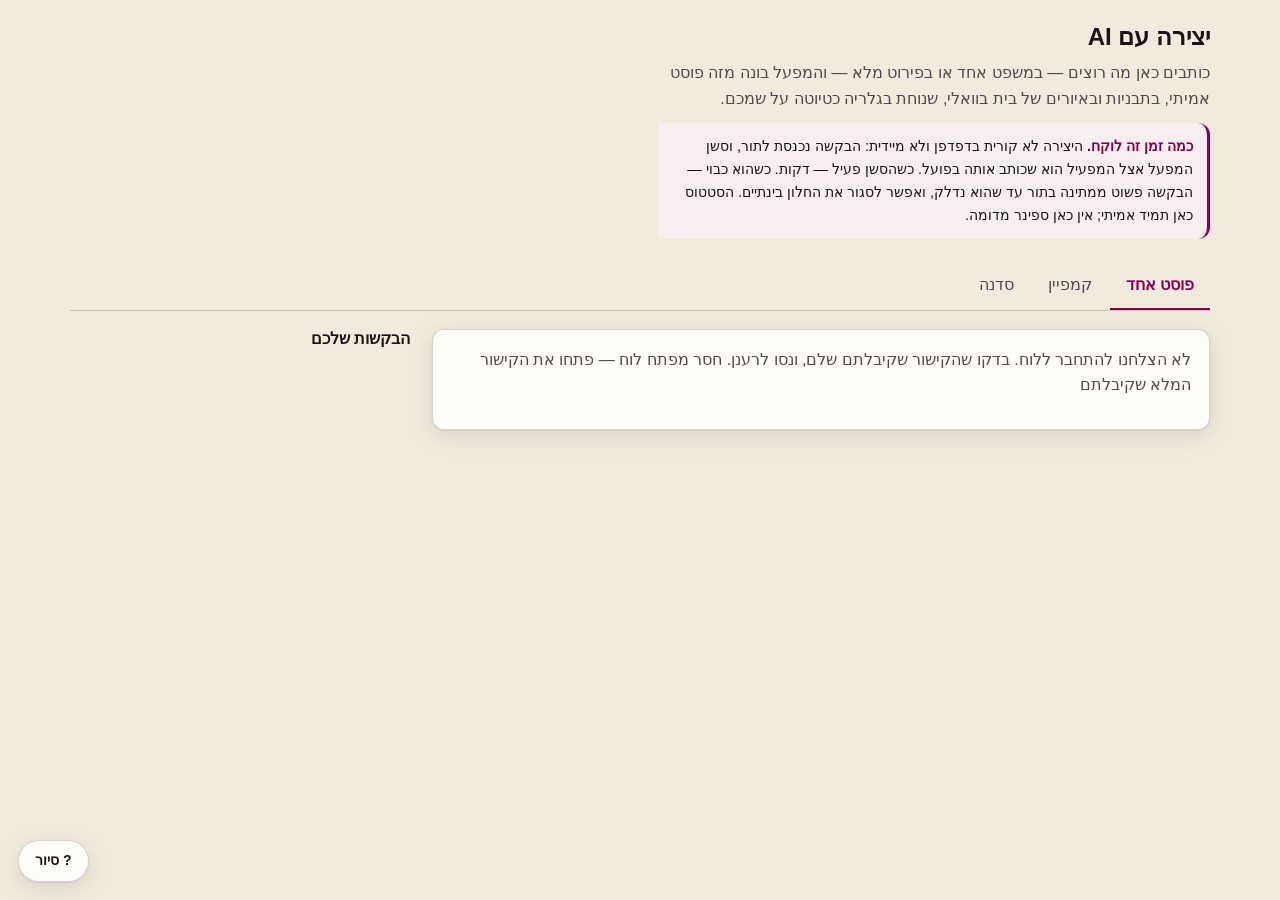
<file: create-ai.html>
<!doctype html>
<html dir="rtl" lang="he">
<head>
<meta charset="utf-8">
<link rel="icon" href="data:image/svg+xml,<svg xmlns=%27http://www.w3.org/2000/svg%27 viewBox=%270 0 100 100%27><text y=%27.9em%27 font-size=%2790%27>✨</text></svg>">
<meta name="viewport" content="width=device-width, initial-scale=1">
<meta name="robots" content="noindex, nofollow">
<title>יצירה עם AI — סקירת פוסטים</title>
<!-- All page styling lives in the ONE «v2.5 create-ai» section at the end of
     css/app.css, not in a <style> block here: the «איך זה נוצר» card is shared
     with post.html and a second copy would drift. -->
<script>/* theme boot (dark mode 2026-08-02): stamp <html data-theme> BEFORE the
stylesheet loads so first paint is already themed. 'smr:theme' is written by
the nav toggle (ui.js); with nothing stored we follow the OS. */
try{var t=localStorage.getItem('smr:theme');
document.documentElement.dataset.theme=(t==='dark'||t==='light')?t:
(matchMedia('(prefers-color-scheme: dark)').matches?'dark':'light');}catch(e){}</script>
<link rel="stylesheet" href="./css/app.css">
<style>
  /* page-specific (operator 2026-08-03): the AI-posts shelf, the honest
     progress row, and the ready banner. Kept here, not in app.css. */
  .ai-shelf-wrap { margin: 14px 0 4px; }
  .ai-shelf__h { font-size: .95rem; color: var(--ink-soft); margin: 0 0 6px; }
  .ai-shelf { display: flex; gap: 10px; overflow-x: auto; padding: 4px 2px 10px;
    scroll-snap-type: x proximity; }
  .ai-shelfcard { flex: 0 0 auto; width: 132px; scroll-snap-align: start;
    text-decoration: none; border: 1px solid var(--line); border-radius: 12px;
    background: var(--paper); padding: 10px; display: flex; flex-direction: column;
    gap: 6px; position: relative; }
  .ai-shelfcard:hover { border-color: var(--accent); }
  .ai-shelfthumb { display: block; height: 84px; background: var(--accent);
    -webkit-mask: var(--vec) center / contain no-repeat;
    mask: var(--vec) center / contain no-repeat; }
  .ai-shelfthumb--empty { -webkit-mask: none; mask: none; background: none;
    display: flex; align-items: center; justify-content: center;
    font-size: 2rem; color: var(--ink-soft); }
  .ai-shelftitle { color: var(--ink); font-size: .85rem; line-height: 1.25;
    max-height: 2.6em; overflow: hidden; }
  .ai-shelfstage { color: var(--ink-soft); font-size: .75rem; }
  .ai-new { position: absolute; top: 6px; inset-inline-start: 6px;
    background: var(--accent); color: #fff; font-size: .7rem;
    padding: 1px 7px; border-radius: 999px; z-index: 1; }

  .ai-prog { margin: 8px 0 2px; }
  .ai-prog__bar { height: 6px; border-radius: 999px; background: var(--line); overflow: hidden; }
  .ai-prog__fill { height: 100%; border-radius: 999px; background: var(--accent);
    transition: width .4s; }
  .ai-prog__fill--anim { background: repeating-linear-gradient(45deg,
      var(--accent) 0 10px, color-mix(in srgb, var(--accent) 55%, transparent) 10px 20px);
    background-size: 28px 28px; animation: aiProg 1s linear infinite; }
  @keyframes aiProg { to { background-position: 28px 0; } }
  .ai-prog__steps { display: flex; justify-content: space-between; margin-top: 4px;
    font-size: .72rem; color: var(--ink-soft); }
  .ai-prog__step.is-on { color: var(--accent); font-weight: 600; }

  .ai-ready { border: 2px solid var(--accent); }
  .ai-ready__head { font-weight: 700; margin: 0 0 8px; }
  .ai-ready__link { display: inline-block; margin: 2px 4px 2px 0; }
</style>
</head>
<body>
<div id="nav"></div>
<div class="ai-wrap">

  <header class="ai-head">
    <h1>יצירה עם AI</h1>
    <p class="ai-lede">
      כותבים כאן מה רוצים — במשפט אחד או בפירוט מלא — והמפעל בונה מזה פוסט
      אמיתי, בתבניות ובאיורים של בית בוואלי, שנוחת בגלריה כטיוטה על שמכם.
    </p>
    <!-- The honest-latency statement the spec makes non-negotiable. It is a
         permanent part of the page, not a toast that scrolls away. -->
    <p class="ai-honest">
      <b>כמה זמן זה לוקח.</b> היצירה לא קורית בדפדפן ולא מיידית: הבקשה נכנסת
      לתור, וסשן המפעל אצל המפעיל הוא שכותב אותה בפועל. כשהסשן פעיל — דקות.
      כשהוא כבוי — הבקשה פשוט ממתינה בתור עד שהוא נדלק, ואפשר לסגור את החלון
      בינתיים. הסטטוס כאן תמיד אמיתי; אין כאן ספינר מדומה.
    </p>
  </header>

  <!-- operator 2026-08-03: every AI-written post, newest first, scrollable
       sideways — found here, not hunted for in the gallery. -->
  <section class="ai-shelf-wrap" id="shelf-wrap" hidden aria-label="פוסטים שנוצרו עם AI">
    <h2 class="ai-shelf__h">פוסטים שנוצרו עם AI</h2>
    <div id="ai-shelf" class="ai-shelf"></div>
  </section>

  <!-- spec 13: «סדנה» is a THIRD tab, not a checkbox inside «קמפיין», because
       what it opens is a different thing (a real event) even though the row it
       writes is an ordinary kind:'campaign'.
       spec 14 (v2.12): the tab stopped carrying the eleven-field intake. The
       event's facts live on program.html now, and this tab picks one and adds
       the settings that belong to THIS request. The word stays «סדנה» because
       that is what the first programs are; the payload calls it a program. -->
  <div class="ai-modes" role="tablist" aria-label="סוג הבקשה">
    <button class="ai-mode is-on" id="mode-post" type="button" role="tab" aria-selected="true">פוסט אחד</button>
    <button class="ai-mode" id="mode-campaign" type="button" role="tab" aria-selected="false">קמפיין</button>
    <button class="ai-mode" id="mode-workshop" type="button" role="tab" aria-selected="false">סדנה</button>
  </div>

  <main class="ai-main">
    <section class="ai-form card" id="form" aria-label="הבקשה"></section>
    <aside class="ai-side" aria-label="הבקשות שלכם">
      <h2 class="ai-side__h">הבקשות שלכם</h2>
      <div id="requests" class="ai-reqs" aria-live="polite"></div>
    </aside>
  </main>
</div>

<noscript><p style="text-align:center;padding:40px">הכלי דורש JavaScript.</p></noscript>
<script src="./config.js"></script>
<script type="module" src="./js/create-ai.js"></script>
<script type="module" src="./js/tours.js"></script>
</body>
</html>
</file>
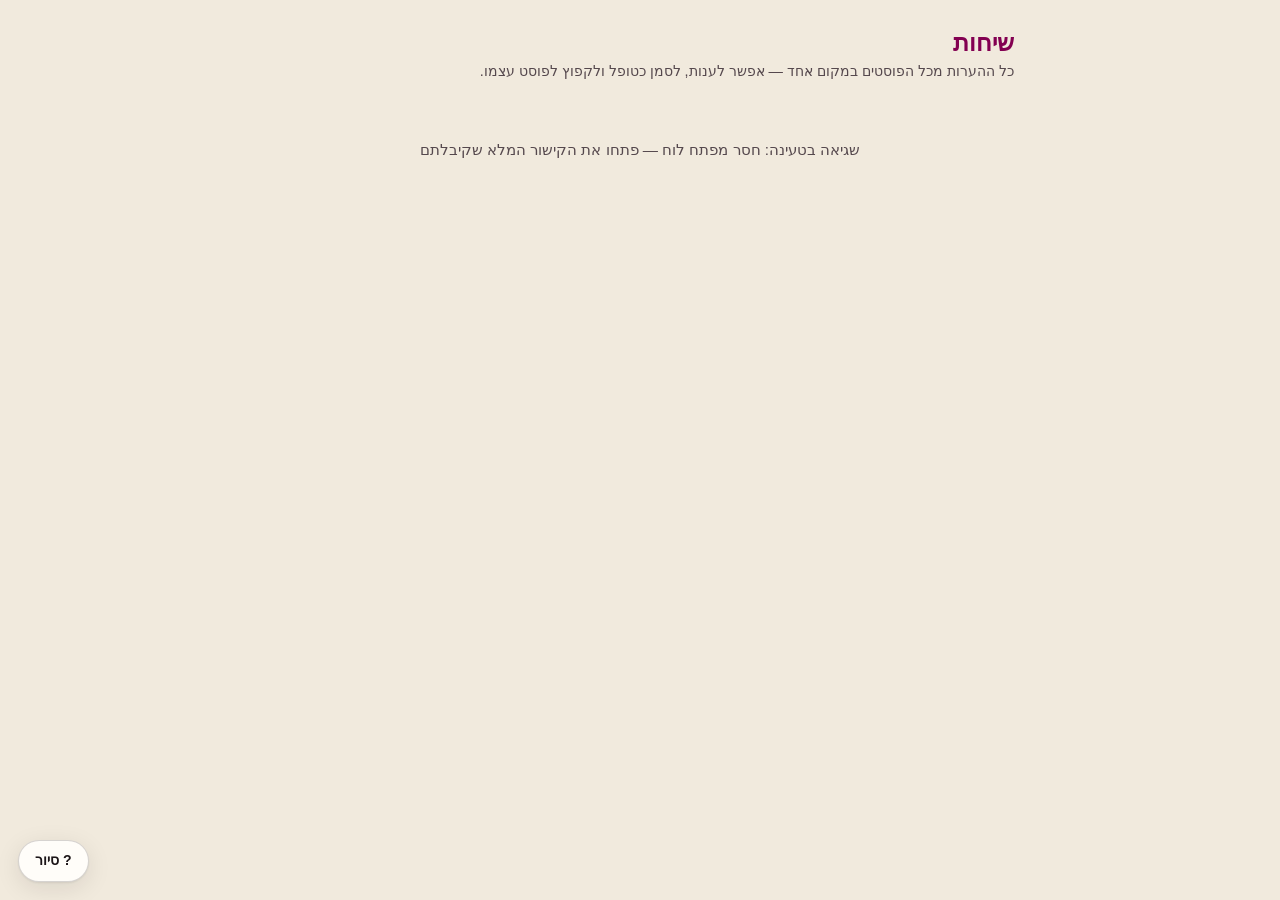
<file: discuss.html>
<!doctype html>
<html dir="rtl" lang="he">
<head>
<meta charset="utf-8">
  <link rel="icon" href="data:image/svg+xml,<svg xmlns=%27http://www.w3.org/2000/svg%27 viewBox=%270 0 100 100%27><text y=%27.9em%27 font-size=%2790%27>💬</text></svg>">
<meta name="viewport" content="width=device-width, initial-scale=1">
<meta name="robots" content="noindex, nofollow">
<title>שיחות — סקירת תוכן</title>
<script>/* theme boot (dark mode 2026-08-02): stamp <html data-theme> BEFORE the
stylesheet loads so first paint is already themed. 'smr:theme' is written by
the nav toggle (ui.js); with nothing stored we follow the OS. */
try{var t=localStorage.getItem('smr:theme');
document.documentElement.dataset.theme=(t==='dark'||t==='light')?t:
(matchMedia('(prefers-color-scheme: dark)').matches?'dark':'light');}catch(e){}</script>
<link rel="stylesheet" href="css/app.css">
<style>
  /* page-specific styles for discuss.html (owner: discussions hub) */
  .page { max-width: 780px; margin: 0 auto; padding: 16px; }
  .page > h1 { margin: 12px 0 2px; font-size: 1.5rem; color: var(--accent); }
  .page > .sub { color: var(--ink-soft); font-size: .9rem; margin: 0 0 14px; }

  .d-toolbar { display: flex; flex-direction: column; gap: 10px; margin: 0 0 18px; }
  .d-row { display: flex; align-items: center; gap: 8px; flex-wrap: wrap; }
  .d-row select {
    min-height: 40px; padding: 6px 10px; border: 1px solid var(--line);
    border-radius: 10px; background: var(--paper); color: var(--ink);
    font-family: inherit; font-size: .92rem; max-width: 260px;
  }
  .d-count { color: var(--ink-soft); font-size: .88rem; }

  .d-tab {
    border: 0; background: none; cursor: pointer; font-family: inherit;
    font-size: 1.02rem; font-weight: 700; color: var(--ink-soft);
    padding: 6px 2px; margin-inline-end: 14px; border-bottom: 2px solid transparent;
    display: inline-flex; align-items: center; gap: 6px;
  }
  .d-tab:hover { color: var(--ink); }
  .d-tab--on { color: var(--accent); border-bottom-color: var(--accent); }
  .d-tab__n {
    font-size: .74rem; font-weight: 700; line-height: 1;
    background: rgba(36,29,32,.08); color: var(--ink-soft);
    border-radius: 999px; padding: 3px 7px;
  }
  .d-tab--on .d-tab__n { background: rgba(131,0,81,.12); color: var(--accent); }

  .th-tally { display: inline-flex; gap: 8px; font-size: .82rem; font-weight: 700; }

  .v-rows { margin-top: 6px; }
  .v-row {
    display: flex; align-items: baseline; gap: 10px; flex-wrap: wrap;
    padding: 6px 0;
  }
  .v-row + .v-row { border-top: 1px dashed var(--line); }
  .v-row .who { font-weight: 700; }
  .v-row .v-vote { font-weight: 700; font-size: .92rem; }
  .v-row time { color: var(--ink-soft); font-size: .8rem; }
  .v-row .v-reason { flex-basis: 100%; color: var(--ink); font-size: .92rem; margin-top: -2px; }

  .th-card {
    background: var(--paper); border: 1px solid var(--line);
    border-radius: var(--radius); box-shadow: var(--shadow);
    padding: 14px 16px; margin-bottom: 14px;
  }
  .th-card.resolved { opacity: .72; }
  .th-card.resolved .th-thumb img { filter: grayscale(.6); }

  .th-top { display: flex; gap: 14px; align-items: flex-start; }
  .th-thumb {
    position: relative; flex: none; width: 76px; height: 95px; /* 1080×1350 */
    border-radius: 8px; overflow: hidden; border: 1px solid var(--line);
    background: var(--bg); display: block;
  }
  .th-thumb img { width: 100%; height: 100%; object-fit: cover; }
  .th-dot {
    position: absolute; width: 12px; height: 12px; margin: -6px; /* center on x/y */
    border-radius: 50%; background: var(--accent);
    box-shadow: 0 0 0 2px #fff, 0 1px 4px rgba(36,29,32,.4);
    pointer-events: none;
  }
  .th-card.resolved .th-dot { background: var(--ink-soft); }

  .th-main { flex: 1; min-width: 0; }
  .th-postline {
    display: flex; align-items: center; gap: 8px; flex-wrap: wrap;
    margin-bottom: 4px; font-size: .88rem;
  }
  .th-postline .title { font-weight: 700; color: var(--ink); }
  .th-postline .title:hover { color: var(--accent); text-decoration: none; }
  .tag--new { background: var(--accent); color: var(--solid-ink); }
  .tag--resolved { background: rgba(46,125,79,.12); color: var(--yes); }

  .th-head { display: flex; align-items: baseline; gap: 8px; flex-wrap: wrap; }
  .th-head .who { font-weight: 700; }
  .th-head time { color: var(--ink-soft); font-size: .82rem; }
  .th-body { margin-top: 2px; white-space: pre-wrap; overflow-wrap: anywhere; }

  .th-photos { display: flex; gap: 8px; flex-wrap: wrap; margin-top: 10px; }
  .th-photos img {
    width: 64px; height: 64px; object-fit: cover; border-radius: 8px;
    border: 1px solid var(--line); cursor: pointer;
  }

  .th-replies { margin-top: 10px; border-inline-start: 2px solid var(--line); padding-inline-start: 12px; }
  .th-reply { padding: 6px 0; }
  .th-reply + .th-reply { border-top: 1px dashed var(--line); }
  .th-reply .who { font-weight: 700; font-size: .9rem; }
  .th-reply time { color: var(--ink-soft); font-size: .8rem; margin-inline-start: 6px; }
  .th-reply .body { white-space: pre-wrap; overflow-wrap: anywhere; font-size: .95rem; }

  .th-replybox { display: flex; gap: 8px; margin-top: 10px; }
  .th-replybox input { flex: 1; }

  .th-foot {
    display: flex; align-items: center; gap: 6px; flex-wrap: wrap;
    margin-top: 8px; padding-top: 8px; border-top: 1px solid var(--line);
  }
  .th-foot .spacer { margin-inline-start: auto; }

  .empty { color: var(--ink-soft); font-size: .95rem; padding: 24px 8px; text-align: center; }
  .empty b { color: var(--ink); }
</style>
</head>
<body>
<div id="nav"></div>
<div class="page">
  <h1>שיחות</h1>
  <p class="sub">כל ההערות מכל הפוסטים במקום אחד — אפשר לענות, לסמן כטופל ולקפוץ לפוסט עצמו.</p>
  <div id="toolbar" class="d-toolbar"></div>
  <main id="feed"><p class="empty">טוען…</p></main>
</div>
<script src="config.js"></script>
<script type="module" src="js/discuss.js"></script>
<script type="module" src="js/tours.js"></script>
</body>
</html>
</file>
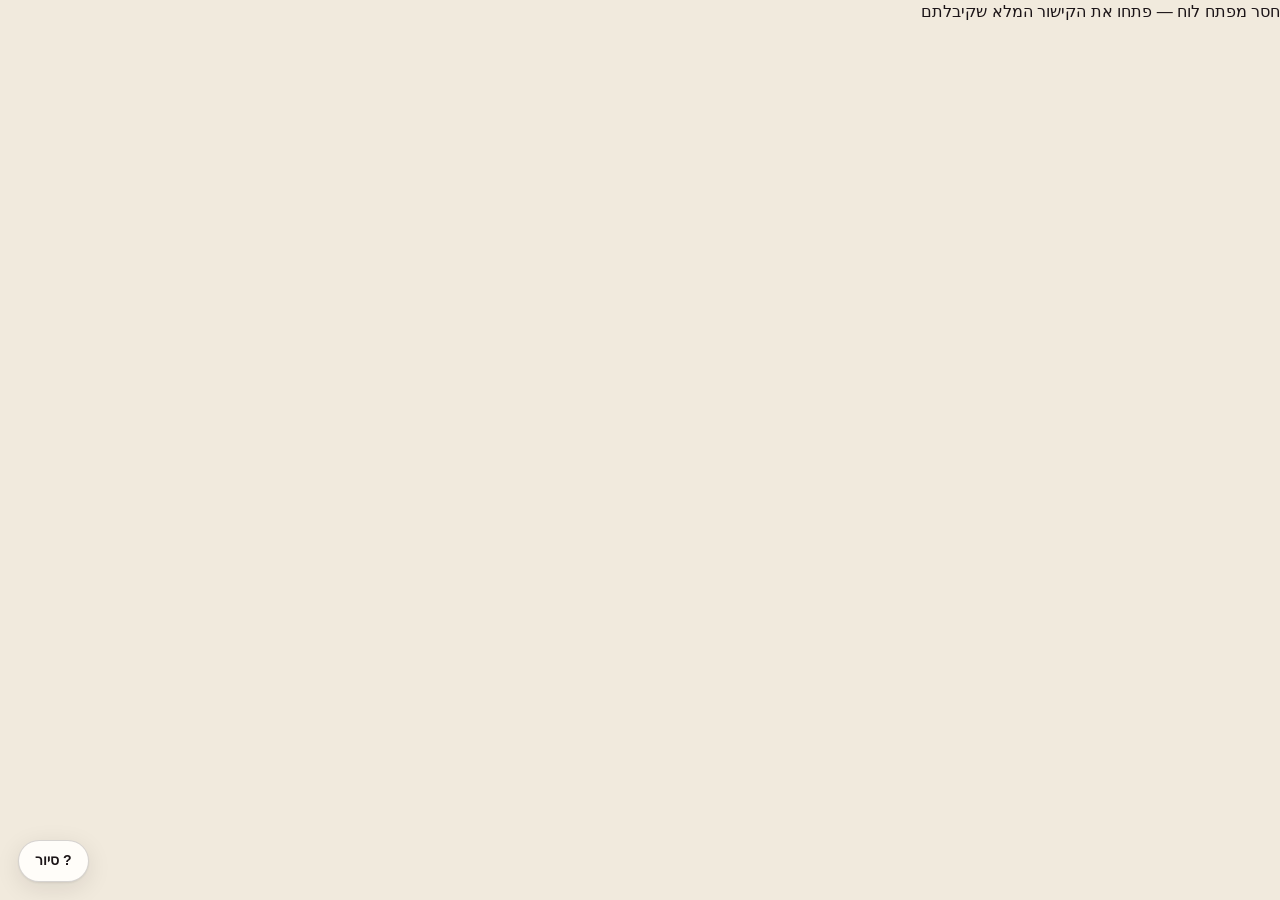
<file: generate.html>
<!doctype html>
<html dir="rtl" lang="he">
<head>
<meta charset="utf-8">
  <link rel="icon" href="data:image/svg+xml,<svg xmlns=%27http://www.w3.org/2000/svg%27 viewBox=%270 0 100 100%27><text y=%27.9em%27 font-size=%2790%27>🎨</text></svg>">
<meta name="viewport" content="width=device-width, initial-scale=1">
<meta name="robots" content="noindex, nofollow">
<title>יצירת תמונות — סקירת תוכן</title>
<script>/* theme boot (dark mode 2026-08-02): stamp <html data-theme> BEFORE the
stylesheet loads so first paint is already themed. 'smr:theme' is written by
the nav toggle (ui.js); with nothing stored we follow the OS. */
try{var t=localStorage.getItem('smr:theme');
document.documentElement.dataset.theme=(t==='dark'||t==='light')?t:
(matchMedia('(prefers-color-scheme: dark)').matches?'dark':'light');}catch(e){}</script>
<link rel="stylesheet" href="css/app.css">
<style>
  /* page-specific styles for generate.html (owner: image-generation module).
     The module's own look (.gen-*) lives at the end of css/app.css on purpose —
     generate.js renders identically from any host page. */
  .page { max-width: 1100px; margin: 0 auto; padding: 16px; }
  .page > h1 { margin: 12px 0 2px; font-size: 1.5rem; color: var(--accent); }
  .page > .sub { color: var(--ink-soft); font-size: .9rem; margin: 0 0 14px; }
</style>
</head>
<body>
<div id="nav"></div>
<div class="page">
  <h1>יצירת תמונות</h1>
  <p class="sub">איורים, תמונות וסגנונות ללוח — בלי לפתוח פוסט. מה שנוצר כאן נשמר בספריית הנכסים.</p>
  <div id="mount"></div>
</div>
<script src="config.js"></script>
<script type="module" src="js/generate-page.js"></script>
<script type="module" src="js/tours.js"></script>
</body>
</html>
</file>
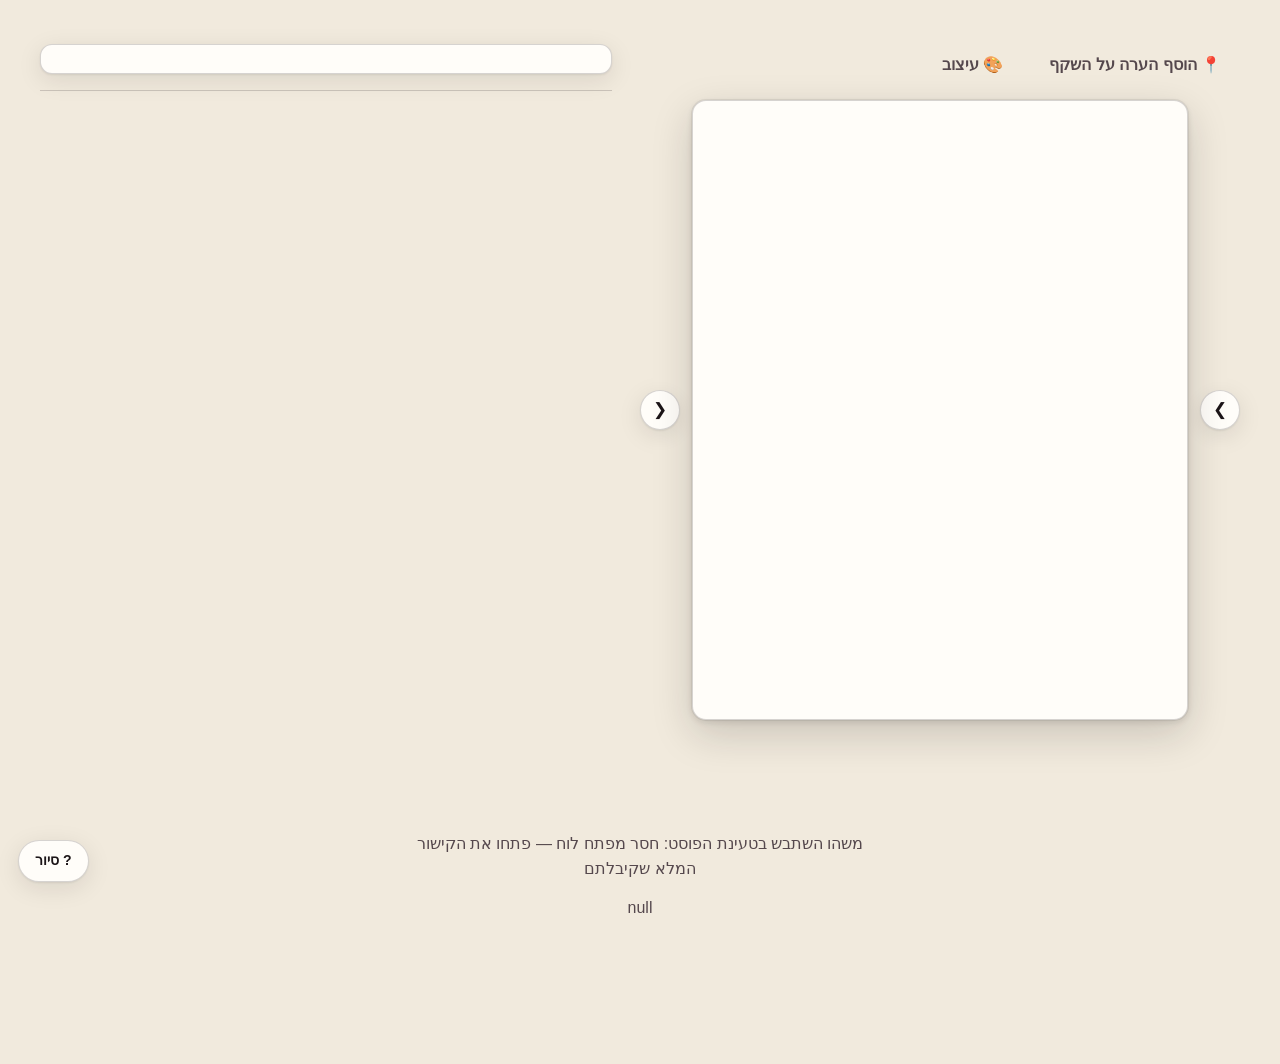
<file: post.html>
<!doctype html>
<html dir="rtl" lang="he">
<head>
<meta charset="utf-8">
<meta name="viewport" content="width=device-width, initial-scale=1">
<title>בדיקת פוסט · Bayit Ba’Valley</title>
<link rel="icon" href="data:,">
<script>/* theme boot (dark mode 2026-08-02): stamp <html data-theme> BEFORE the
stylesheet loads so first paint is already themed. 'smr:theme' is written by
the nav toggle (ui.js); with nothing stored we follow the OS. */
try{var t=localStorage.getItem('smr:theme');
document.documentElement.dataset.theme=(t==='dark'||t==='light')?t:
(matchMedia('(prefers-color-scheme: dark)').matches?'dark':'light');}catch(e){}</script>
<link rel="stylesheet" href="css/app.css">
<style>
/* ============ post.html page styles (review screen) ============ */

.pv-wrap { max-width: 1240px; margin: 0 auto; padding: 16px 20px 64px; }

.pv-head { display: flex; align-items: center; gap: 12px; flex-wrap: wrap; margin: 10px 0 18px; }
.pv-head h1 { font-size: 1.35rem; margin: 0; color: var(--ink); font-weight: 700; }
.pv-head .pv-tags { display: flex; gap: 8px; align-items: center; flex-wrap: wrap; }

/* scheduling (v2.1) — «🗓️ תזמון» sits in the header beside the tags, always
   visible. The chips beside it state the current schedule and are themselves
   the shortcut back into the modal (clicking a schedule is how you change it).
   The פרטים tab keeps only a read-only summary + the same button. */
.pv-sched { display: flex; align-items: center; gap: 8px; flex-wrap: wrap; }
.pv-schedbtn { min-height: 36px; padding: 5px 14px; font-size: .88rem; white-space: nowrap; }
.sched-chip {
  display: inline-flex; align-items: center; gap: 6px; cursor: pointer;
  border: 1px solid var(--line); background: var(--paper); color: var(--ink);
  border-radius: 999px; padding: 5px 11px; font-size: .8rem; font-weight: 600;
  white-space: nowrap; transition: border-color .12s ease, box-shadow .12s ease;
}
.sched-chip:hover { border-color: var(--accent); box-shadow: var(--shadow); }
.sched-chip--pub { background: color-mix(in srgb, var(--accent) 10%, var(--paper)); border-color: color-mix(in srgb, var(--accent) 35%, var(--line)); }
.sched-chip--rev { background: color-mix(in srgb, var(--maybe) 14%, var(--paper)); border-color: color-mix(in srgb, var(--maybe) 45%, var(--line)); }
/* a review date that has passed reads as overdue, not as a plain chip */
.sched-chip--rev.is-late { background: color-mix(in srgb, var(--no) 12%, var(--paper)); border-color: color-mix(in srgb, var(--no) 45%, var(--line)); color: color-mix(in srgb, var(--no) 65%, var(--ink)); }

/* the modal's two modes */
.sched-form .field { margin-bottom: 12px; display: block; }
.sched-modes { display: flex; gap: 6px; margin-bottom: 14px; }
.sched-mode {
  flex: 1; min-height: 42px; border-radius: 10px; cursor: pointer;
  border: 1px solid var(--line); background: var(--bg); color: var(--ink-soft);
  font-size: .92rem; font-weight: 700;
}
.sched-mode.on { border-color: var(--accent); background: color-mix(in srgb, var(--accent) 12%, var(--paper)); color: var(--accent); }
.sched-sub { font-size: .76rem; color: var(--ink-soft); margin-top: 4px; }
.sched-check { display: flex; align-items: center; gap: 8px; font-size: .88rem; margin-top: 4px; cursor: pointer; }
.sched-hint { font-size: .82rem; color: var(--ink-soft); line-height: 1.55; border-top: 1px solid var(--line); padding-top: 10px; margin-top: 4px; }
.sched-warn { margin-top: 6px; color: color-mix(in srgb, var(--maybe) 70%, var(--ink)); }
.sched-err { margin-top: 8px; font-size: .85rem; color: var(--no); }

/* ---------------- marketing sign-off (v2.3) ----------------
   Four states, four readings, and they must be distinguishable in RTL at a
   glance: green = signed on THIS version, amber = signed on an older one,
   red = no signature / revoked. The ✓ and ⚠️ glyphs are inside the same
   inline-flex line as their label so a wrap can never detach them. */
.pv-approve { display: flex; align-items: center; gap: 8px; flex-wrap: wrap; }
.ap-chip {
  display: inline-flex; align-items: center; gap: 6px;
  border: 1px solid var(--line); background: var(--paper); color: var(--ink);
  border-radius: 999px; padding: 5px 11px; font-size: .8rem; font-weight: 600;
  line-height: 1.35;
}
.ap-chip--fresh { background: color-mix(in srgb, var(--yes) 13%, var(--paper)); border-color: color-mix(in srgb, var(--yes) 45%, var(--line)); color: color-mix(in srgb, var(--yes) 62%, var(--ink)); }
.ap-chip--stale { background: color-mix(in srgb, var(--maybe) 16%, var(--paper)); border-color: color-mix(in srgb, var(--maybe) 55%, var(--line)); color: color-mix(in srgb, var(--maybe) 72%, var(--ink)); }
.ap-chip--none,
.ap-chip--revoked { background: color-mix(in srgb, var(--no) 11%, var(--paper)); border-color: color-mix(in srgb, var(--no) 45%, var(--line)); color: color-mix(in srgb, var(--no) 62%, var(--ink)); }
.ap-chip .g { flex: none; }
.pv-approvebtn { min-height: 36px; padding: 5px 14px; font-size: .88rem; white-space: nowrap; }

/* approve / revoke modal */
.ap-form .field { display: block; margin-bottom: 12px; }
.ap-form .ap-lead { font-size: .92rem; line-height: 1.6; margin-bottom: 12px; }
.ap-form .ap-err { margin-top: 8px; font-size: .85rem; color: var(--no); }

/* «מסלול הפוסט» — the audit trail in the פרטים tab */
.dt-audit { border: 1px solid var(--line); border-radius: 12px; padding: 14px; background: var(--paper); display: grid; gap: 12px; }
.dt-audit > b { font-size: .95rem; }
.dt-audit .ap-actions { display: flex; gap: 8px; flex-wrap: wrap; align-items: center; }
.au-list { display: grid; gap: 0; }
.au-item { display: flex; gap: 8px; align-items: baseline; flex-wrap: wrap; padding: 9px 0; border-top: 1px solid var(--line); font-size: .88rem; }
.au-item:first-child { border-top: 0; }
.au-item .au-dot { flex: none; width: 8px; height: 8px; border-radius: 50%; background: var(--ink-soft); }
.au-item--approved .au-dot { background: var(--yes); }
.au-item--revoked .au-dot { background: var(--no); }
.au-item--version .au-dot { background: var(--accent); }
.au-item--round .au-dot { background: var(--maybe); }
.au-item .au-what { color: var(--ink); }
.au-item time { color: var(--ink-soft); font-size: .78rem; margin-inline-start: auto; }
.au-item .au-note { flex-basis: 100%; color: var(--ink-soft); line-height: 1.55; white-space: pre-wrap; }
.au-item .tag { cursor: default; }
.au-link { border: 0; background: none; padding: 0; font: inherit; color: var(--accent); cursor: pointer; text-decoration: underline; text-underline-offset: 2px; }

/* «גרסאות» — the uploaded-re-render entry point */
.dt-versions { border: 1px solid var(--line); border-radius: 12px; padding: 14px; background: var(--paper); display: grid; gap: 10px; }
.dt-versions > b { font-size: .95rem; }
.up-form .field { display: block; margin-bottom: 12px; }
.up-form .up-hint { font-size: .82rem; color: var(--ink-soft); line-height: 1.55; }
.up-form .up-files { font-size: .84rem; color: var(--ink); line-height: 1.6; margin-top: 6px; direction: ltr; text-align: left; }
.up-form .up-err { margin-top: 8px; font-size: .85rem; color: var(--no); }

/* round grouping in the pins tab (v2.3) */
.pin-round { margin-top: 16px; }
.pin-round > h3 {
  margin: 0 0 4px; font-size: .88rem; font-weight: 700; color: var(--ink-soft);
  display: flex; align-items: center; gap: 8px;
  border-top: 1px solid var(--line); padding-top: 12px;
}
.pin-round:first-child > h3 { border-top: 0; padding-top: 0; }
.pin-round--legacy > h3 { color: color-mix(in srgb, var(--ink-soft) 80%, var(--ink)); }
.pin-card .ap-old { flex-basis: 100%; font-size: .78rem; color: color-mix(in srgb, var(--maybe) 72%, var(--ink)); line-height: 1.5; }

/* post-to-post navigation (v1.7) — the ONE place it lives; the פרטים tab used
   to carry a duplicate row of the same links and no longer does. */
.pv-nav { display: flex; align-items: center; gap: 6px; flex-wrap: wrap; margin-inline-start: auto; }
.pv-navbtn { min-height: 36px; padding: 5px 12px; font-size: .88rem; white-space: nowrap; }
.pv-navbtn.is-off { opacity: .34; pointer-events: none; }
@media (max-width: 620px) { .pv-nav { margin-inline-start: 0; width: 100%; } }

/* two columns: viewer inline-start (RIGHT in RTL), panel inline-end */
.pv-main { display: grid; grid-template-columns: minmax(320px, 600px) minmax(320px, 1fr); gap: 28px; align-items: start; }
@media (max-width: 920px) { .pv-main { grid-template-columns: 1fr; } }

/* ---------------- viewer ---------------- */
.pv-viewer { position: sticky; top: 12px; }
@media (max-width: 920px) { .pv-viewer { position: static; } }

.pv-tools { display: flex; align-items: center; justify-content: space-between; gap: 10px; margin-bottom: 14px; flex-wrap: wrap; }
.pv-tools__group { display: flex; align-items: center; gap: 8px; flex-wrap: wrap; }
/* action bar (v1.6): everything action-like lives ABOVE the slide, never on
   it. v2.1: while edit mode is armed the EDITING controls move out of this row
   into the sidebar's head (post.js moveEditChrome) — only page-level actions
   stay here, so the row above the slide stays short in both modes. */
.pv-actionbar { justify-content: flex-end; }
.pv-actionbar .hist-btn { min-width: 38px; padding: 5px 10px; font-size: 1rem; line-height: 1; }

.pv-pinbtn { transition: box-shadow .15s ease; }
.pv-pinbtn.on { background: var(--accent); color: var(--solid-ink); box-shadow: 0 0 0 3px color-mix(in srgb, var(--accent) 30%, transparent); }


.pv-designbtn.on { background: var(--accent); color: var(--solid-ink); border-color: var(--accent); box-shadow: 0 0 0 3px color-mix(in srgb, var(--accent) 30%, transparent); }

/* voting lives above the tabs (v1.8): pick → say why → submit unlocks */
.pv-votebox { border: 1px solid var(--line); border-radius: 12px; background: var(--paper); padding: 14px; margin-bottom: 16px; box-shadow: var(--shadow); }
.pv-votebox .vb-row { display: flex; gap: 8px; }
.pv-votebox .vb-btn { flex: 1; min-height: 52px; border-radius: 10px; border: 1px solid var(--line); background: var(--bg); font-size: .95rem; font-weight: 700; cursor: pointer; display: flex; flex-direction: column; align-items: center; justify-content: center; gap: 2px; transition: border-color .12s ease, background .12s ease; }
.pv-votebox .vb-btn .g { font-size: 1.15rem; }
.pv-votebox .vb-btn.on.yes { border-color: var(--yes); background: color-mix(in srgb, var(--yes) 12%, var(--paper)); }
.pv-votebox .vb-btn.on.no { border-color: var(--no); background: color-mix(in srgb, var(--no) 12%, var(--paper)); }
.pv-votebox .vb-btn.on.maybe { border-color: var(--maybe); background: color-mix(in srgb, var(--maybe) 16%, var(--paper)); }
.pv-votebox .vb-why { margin-top: 10px; }
.pv-votebox .vb-why textarea { width: 100%; min-height: 74px; }
.pv-votebox .vb-actions { display: flex; align-items: center; gap: 10px; margin-top: 8px; flex-wrap: wrap; }
.pv-votebox .vb-hint { font-size: .78rem; color: var(--ink-soft); }
.pv-votebox .vb-tally { display: flex; gap: 14px; align-items: center; margin-top: 12px; padding-top: 10px; border-top: 1px solid var(--line); font-size: .9rem; }
.pv-votebox .vb-mine { font-size: .8rem; color: var(--ink-soft); margin-top: 8px; }

/* ---------------- slide stage ----------------
   v1.7: the frame's box IS the slide — nothing overlays it and nothing is
   nested in it but the artwork, the pin layer and the pin popover. The
   prev/next buttons sit in the gutters beside it (grid areas below), so the
   frame's bounding box stays exactly the 4:5 artwork for pin hit-testing and
   for the live-preview scale math (which reads composeHost's clientWidth). */
.pv-stage {
  display: grid;
  grid-template-columns: 40px minmax(0, 560px) 40px;
  grid-template-areas: 'prev frame next'
                       'dots dots dots';
  justify-content: center;
  align-items: center;
  column-gap: 12px;
  row-gap: 14px;
  margin-bottom: 2px;
}
/* narrow: the gutters vanish, so the same two buttons re-flow into the dot
   strip below the slide (no duplicate DOM — only the grid areas change) */
@media (max-width: 700px) {
  .pv-stage {
    grid-template-columns: auto minmax(0, 1fr) auto;
    grid-template-areas: 'frame frame frame'
                         'prev  dots  next';
    column-gap: 10px;
  }
}

/* The boundary the reviewer was missing: a hairline in the card family plus
   the card family's elevation, and a 1px outer ring so the edge still reads
   where the paper field meets the warm app background. ONE treatment — it has
   to work on all three slide fields (deep / paper / warm). The border is
   INSIDE the 4:5 box (global box-sizing: border-box), so it costs the artwork
   1px a side and never shifts the layout. */
/* --pv-zoom (operator, 2026-08-03): the slide was too big to see whole. The
   zoom control (post.js wireZoom) scales this ONE cap; compose.js's
   ResizeObserver refits the iframe, and design mode mounts into this same
   frame, so one variable zooms both. width:100% keeps zoom-in bounded by the
   column — beyond-column zoom would need panning, deliberately not built. */
.pv-frame { grid-area: frame; position: relative; width: 100%; max-width: calc(560px * var(--pv-zoom, 1)); aspect-ratio: 4 / 5; margin: 0 auto; background: var(--paper); border: 1px solid var(--line); border-radius: 14px; overflow: hidden; box-shadow: 0 0 0 1px rgba(36,29,32,.07), var(--shadow-lift); touch-action: pan-y; }
/* Layering inside the frame (all three fill the same padding box, so the two
   render sources are pixel-identical boxes and swapping them cannot jump):
     1  studio PNG   2  live compose   3  studio PNG when «pngtop»   5  pins
   «pngtop» is set when the PNG is the visible layer — either because there is
   no compose (no slides data / compose failed) or because the reviewer is
   holding the compare button. On top, the PNG also shields the design
   editor's overlay from clicks; hidden, it isn't hit-tested at all. */
.pv-frame img.pv-slide { position: absolute; inset: 0; z-index: 1; width: 100%; height: 100%; object-fit: cover; display: block; visibility: hidden; user-select: none; -webkit-user-drag: none; }
.pv-frame.pngtop img.pv-slide { visibility: visible; z-index: 3; }
.pv-frame.noimg img.pv-slide { visibility: hidden; }
.pv-frame .pv-noimg-note { position: absolute; inset: 0; z-index: 3; display: none; align-items: center; justify-content: center; color: var(--ink-soft); font-size: .95rem; }
.pv-frame.noimg.pngtop .pv-noimg-note { display: flex; }

.pv-compose { position: absolute; inset: 0; z-index: 2; background: var(--paper); }
.pv-compose iframe { border: 0; }

/* pin layer + dots */
.pv-pinlayer { position: absolute; inset: 0; z-index: 5; pointer-events: none; }
.pv-frame.armed { cursor: crosshair; }
.pv-frame.armed .pv-pinlayer { pointer-events: auto; cursor: crosshair; }
.pin-dot { position: absolute; transform: translate(-50%, -50%); width: 26px; height: 26px; border-radius: 50%; background: var(--accent); color: var(--solid-ink); border: 2px solid #fff; font-size: 13px; font-weight: 700; display: flex; align-items: center; justify-content: center; box-shadow: 0 2px 10px rgba(0,0,0,.35); cursor: pointer; pointer-events: auto; z-index: 4; }
.pin-dot.resolved { opacity: .4; }
.pin-dot.flash { animation: pv-pulse 1s ease 2; }
@keyframes pv-pulse { 0% { box-shadow: 0 0 0 0 color-mix(in srgb, var(--accent) 55%, transparent); } 70% { box-shadow: 0 0 0 14px transparent; } 100% { box-shadow: 0 0 0 0 transparent; } }

/* pin-drop popover */
.pv-pop { position: absolute; z-index: 6; width: min(270px, 82%); background: var(--paper); border: 1px solid var(--line); border-radius: 12px; box-shadow: 0 14px 40px rgba(36,29,32,.25); padding: 10px; }
.pv-pop textarea { width: 100%; min-height: 64px; resize: vertical; }
.pv-pop .row { display: flex; gap: 8px; align-items: center; margin-top: 8px; flex-wrap: wrap; }
.pv-pop .fname { font-size: .78rem; color: var(--ink-soft); max-width: 110px; overflow: hidden; text-overflow: ellipsis; white-space: nowrap; }

/* arrows: OUTSIDE the frame (v1.7) — gutters on wide, dot strip on narrow.
   «next» moves LEFTWARD through slides, so in RTL «prev» is the first grid
   column (= the right-hand gutter). */
.pv-arrow { grid-area: prev; justify-self: center; width: 40px; height: 40px; border-radius: 50%; border: 1px solid var(--line); background: var(--paper); color: var(--ink); font-size: 1.05rem; line-height: 1; padding: 0; cursor: pointer; display: flex; align-items: center; justify-content: center; box-shadow: var(--shadow); transition: opacity .15s ease, background .15s ease, border-color .15s ease; }
.pv-arrow:hover { border-color: rgba(36,29,32,.22); box-shadow: var(--shadow-lift); }
.pv-arrow[disabled] { opacity: .28; cursor: default; box-shadow: none; }
.pv-arrow--next { grid-area: next; }
.pv-arrow--prev { grid-area: prev; }

/* dots + counter */
.pv-dots { grid-area: dots; display: flex; align-items: center; justify-content: center; gap: 6px; margin: 0; flex-wrap: wrap; }
.pv-dot { width: 26px; height: 26px; border-radius: 50%; border: 1px solid var(--line); background: var(--paper); color: var(--ink-soft); font-size: .78rem; cursor: pointer; }
.pv-dot.on { background: var(--ink); border-color: var(--ink); color: var(--bg); font-weight: 700; }
.pv-count { text-align: center; color: var(--ink-soft); font-size: .85rem; margin: 8px 0 18px; }

/* caption card */
.pv-caption { margin: 0; }
.pv-caption .cap-head { display: flex; align-items: center; justify-content: space-between; gap: 10px; margin-bottom: 6px; }
.pv-caption .cap-label { font-size: .85rem; font-weight: 700; color: var(--ink-soft); letter-spacing: .02em; }
.pv-caption .cap-text { white-space: pre-wrap; line-height: 1.65; color: var(--ink); font-size: .95rem; }
.pv-caption textarea { width: 100%; min-height: 130px; line-height: 1.65; }
.pv-caption .cap-actions { display: flex; gap: 8px; margin-top: 8px; }

/* ---------------- panel ---------------- */
.pv-tabs { display: flex; gap: 4px; border-bottom: 1px solid var(--line); margin-bottom: 16px; flex-wrap: wrap; }
.pv-tab { border: 0; background: none; padding: 10px 12px; font-size: .95rem; color: var(--ink-soft); cursor: pointer; border-bottom: 2px solid transparent; margin-bottom: -1px; display: inline-flex; align-items: center; gap: 6px; }
.pv-tab:hover { color: var(--ink); }
.pv-tab.on { color: var(--accent); border-bottom-color: var(--accent); font-weight: 700; }
.pv-badge { min-width: 19px; height: 19px; padding: 0 5px; border-radius: 10px; background: var(--accent); color: var(--solid-ink); font-size: .72rem; font-weight: 700; display: inline-flex; align-items: center; justify-content: center; }

.pv-body > * + * { margin-top: 14px; }
.pv-note { color: var(--ink-soft); font-size: .88rem; line-height: 1.55; }

/* vote tab */
.vote-row { display: grid; grid-template-columns: repeat(3, 1fr); gap: 10px; }
.vote-btn { padding: 16px 8px; font-size: 1.15rem; font-weight: 700; border-radius: 12px; border: 2px solid var(--line); background: var(--paper); cursor: pointer; color: var(--ink); transition: transform .06s ease, box-shadow .15s ease; }
.vote-btn:active { transform: scale(.97); }
.vote-btn .g { display: block; font-size: 1.5rem; margin-bottom: 4px; }
.vote-btn--yes.on { border-color: var(--yes); background: color-mix(in srgb, var(--yes) 14%, var(--paper)); color: var(--yes); }
.vote-btn--no.on { border-color: var(--no); background: color-mix(in srgb, var(--no) 14%, var(--paper)); color: var(--no); }
.vote-btn--maybe.on { border-color: var(--maybe); background: color-mix(in srgb, var(--maybe) 18%, var(--paper)); color: color-mix(in srgb, var(--maybe) 70%, var(--ink)); }
.vote-reason { width: 100%; min-height: 72px; }
.vote-tally { display: flex; gap: 14px; align-items: center; color: var(--ink); font-size: 1rem; padding: 10px 0; border-top: 1px solid var(--line); }
.vote-tally b { font-size: 1.1rem; }
.voter { display: flex; gap: 10px; align-items: baseline; flex-wrap: wrap; padding: 8px 0; border-top: 1px solid var(--line); }
.voter .who { font-weight: 700; }
.voter .v-yes { color: var(--yes); font-weight: 700; }
.voter .v-no { color: var(--no); font-weight: 700; }
.voter .v-maybe { color: color-mix(in srgb, var(--maybe) 70%, var(--ink)); font-weight: 700; }
.voter .why { color: var(--ink-soft); font-size: .9rem; flex-basis: 100%; line-height: 1.5; white-space: pre-wrap; }
.voter time { color: var(--ink-soft); font-size: .78rem; margin-inline-start: auto; }

/* pins tab */
.pin-group h4 { margin: 18px 0 8px; font-size: .95rem; color: var(--ink-soft); display: flex; align-items: center; gap: 8px; cursor: pointer; }
.pin-group h4:hover { color: var(--accent); }
.pin-card { border: 1px solid var(--line); border-radius: 12px; padding: 12px; background: var(--paper); margin-bottom: 10px; transition: box-shadow .2s ease; }
.pin-card.resolved { opacity: .62; }
.pin-card.flash { box-shadow: 0 0 0 3px color-mix(in srgb, var(--accent) 40%, transparent); }
.pin-card .head { display: flex; align-items: center; gap: 8px; flex-wrap: wrap; }
.pin-card .num { width: 22px; height: 22px; flex: none; border-radius: 50%; background: var(--accent); color: var(--solid-ink); font-size: .75rem; font-weight: 700; display: inline-flex; align-items: center; justify-content: center; cursor: pointer; }
.pin-card .who { font-weight: 700; font-size: .92rem; }
.pin-card time { color: var(--ink-soft); font-size: .78rem; }
.pin-card .jump { margin-inline-start: auto; }
.pin-card .body { margin: 8px 0 0; line-height: 1.55; white-space: pre-wrap; font-size: .95rem; }
.pin-card .thumbs { display: flex; gap: 8px; margin-top: 8px; flex-wrap: wrap; }
.pin-card .thumbs img { width: 64px; height: 64px; object-fit: cover; border-radius: 8px; border: 1px solid var(--line); cursor: zoom-in; }
.pin-card .replies { margin-top: 10px; border-inline-start: 2px solid var(--line); padding-inline-start: 10px; display: grid; gap: 8px; }
.pin-card .reply .who { font-size: .85rem; }
.pin-card .reply .body { margin: 2px 0 0; font-size: .9rem; }
.pin-card .replybox { display: flex; gap: 8px; margin-top: 10px; }
.pin-card .replybox input { flex: 1; }
.pin-card .foot { display: flex; gap: 8px; margin-top: 10px; align-items: center; flex-wrap: wrap; }
.pin-card .foot .del { color: var(--no); }

/* edit tab */
.ed-acc details { border: 1px solid var(--line); border-radius: 12px; background: var(--paper); margin-bottom: 10px; overflow: hidden; }
.ed-acc summary { padding: 12px 14px; cursor: pointer; font-weight: 700; font-size: .95rem; list-style: none; display: flex; align-items: center; gap: 8px; }
.ed-acc summary::-webkit-details-marker { display: none; }
.ed-acc summary .tpl { color: var(--ink-soft); font-weight: 400; font-size: .8rem; direction: ltr; }
.ed-acc summary .mod-count { margin-inline-start: auto; }
.ed-acc .fields { padding: 4px 14px 14px; display: grid; gap: 12px; }
.ed-field label { display: flex; align-items: center; gap: 6px; font-size: .8rem; color: var(--ink-soft); margin-bottom: 4px; }
.ed-field label .key { direction: ltr; font-family: ui-monospace, monospace; }
.ed-field textarea { width: 100%; line-height: 1.6; font-size: .92rem; }
.ed-field.modified textarea { border-color: var(--maybe); box-shadow: 0 0 0 2px color-mix(in srgb, var(--maybe) 25%, transparent); }
.ed-field .mod-dot { width: 8px; height: 8px; border-radius: 50%; background: var(--maybe); display: none; }
.ed-field.modified .mod-dot { display: inline-block; }
.ed-send { display: flex; align-items: center; gap: 10px; flex-wrap: wrap; }
.ed-props h4 { margin: 20px 0 10px; font-size: .95rem; color: var(--ink-soft); }
.ed-prop { border: 1px solid var(--line); border-radius: 12px; background: var(--paper); padding: 12px; margin-bottom: 10px; }
.ed-prop .head { display: flex; gap: 8px; align-items: center; flex-wrap: wrap; font-size: .85rem; color: var(--ink-soft); }
.ed-prop .field-name { font-weight: 700; color: var(--ink); }
.ed-prop .head .chips { margin-inline-start: auto; display: flex; gap: 6px; align-items: center; }
.diff-old, .diff-new { display: block; margin-top: 8px; padding: 8px 10px; border-radius: 8px; font-size: .9rem; line-height: 1.55; white-space: pre-wrap; }
.diff-old { background: color-mix(in srgb, var(--no) 9%, var(--paper)); color: color-mix(in srgb, var(--no) 60%, var(--ink)); text-decoration: line-through; }
.diff-new { background: color-mix(in srgb, var(--yes) 10%, var(--paper)); color: color-mix(in srgb, var(--yes) 55%, var(--ink)); }
.st-chip { font-size: .74rem; font-weight: 700; padding: 3px 9px; border-radius: 999px; border: 1px solid var(--line); color: var(--ink-soft); }
.st-chip--accepted { background: color-mix(in srgb, var(--yes) 14%, var(--paper)); color: var(--yes); border-color: transparent; }
.st-chip--rejected { background: color-mix(in srgb, var(--no) 12%, var(--paper)); color: var(--no); border-color: transparent; }
.st-chip--applied { background: color-mix(in srgb, var(--accent) 14%, var(--paper)); color: var(--accent); border-color: transparent; }

/* design tab */
.dz-cur { display: flex; align-items: center; gap: 10px; flex-wrap: wrap; }
.dz-warn { border: 1px solid color-mix(in srgb, var(--maybe) 55%, transparent); background: color-mix(in srgb, var(--maybe) 12%, var(--paper)); border-radius: 10px; padding: 10px 12px; }
.dz-raw { margin-top: 8px; }
.dz-raw summary { cursor: pointer; font-size: .78rem; color: var(--ink-soft); }
.dz-raw pre { direction: ltr; text-align: left; font-size: .72rem; line-height: 1.5; background: color-mix(in srgb, var(--ink) 5%, var(--paper)); border-radius: 8px; padding: 8px 10px; overflow-x: auto; white-space: pre-wrap; overflow-wrap: anywhere; }

/* photos tab */
.ph-drop { border: 2px dashed var(--line); border-radius: 14px; padding: 22px; text-align: center; color: var(--ink-soft); cursor: pointer; transition: border-color .15s ease, background .15s ease; }
.ph-drop.over { border-color: var(--accent); background: color-mix(in srgb, var(--accent) 6%, var(--paper)); }
.ph-note-row { display: flex; gap: 8px; }
.ph-note-row input { flex: 1; }
.ph-grid { display: grid; grid-template-columns: repeat(auto-fill, minmax(140px, 1fr)); gap: 12px; }
.ph-card { border: 1px solid var(--line); border-radius: 12px; overflow: hidden; background: var(--paper); }
.ph-card img { width: 100%; aspect-ratio: 1; object-fit: cover; display: block; cursor: zoom-in; }
.ph-card .meta { padding: 8px 10px; font-size: .78rem; color: var(--ink-soft); display: grid; gap: 4px; }
.ph-card .meta .note { color: var(--ink); white-space: pre-wrap; }
.ph-card .pin-ref { cursor: pointer; color: var(--accent); }

/* details tab */
.dt-rows { display: grid; gap: 0; }
.dt-row { display: flex; justify-content: space-between; gap: 14px; padding: 10px 0; border-bottom: 1px solid var(--line); font-size: .92rem; }
.dt-row .k { color: var(--ink-soft); }
.dt-row .v { text-align: start; }
.dt-row .v.ltr { direction: ltr; font-family: ui-monospace, monospace; font-size: .82rem; }
.dt-stage { display: flex; align-items: center; gap: 10px; }
.dt-publish { border: 1px solid var(--line); border-radius: 12px; padding: 14px; background: var(--paper); display: grid; gap: 10px; }
/* (.dt-nav retired in v1.7 — post-to-post navigation lives in .pv-nav, once) */

/* ---------------- edit mode (v2.1) ----------------
   The editing sidebar takes over the panel column. Exactly one of
   #reviewPanel / #editPanel is in the DOM flow at a time, so .pv-main stays a
   two-column grid and the slide neither moves nor resizes when the mode flips
   — which matters: compose.js's live preview scales itself to the viewer
   column's width, and a reflow there would re-scale the artwork mid-edit. */
.pv-edit { position: sticky; top: 12px; display: flex; flex-direction: column; gap: 10px; }
.pv-edit__head { display: flex; align-items: center; gap: 8px; flex-wrap: wrap; min-height: 34px; }
.pv-edit__head .hist-btn { min-width: 38px; padding: 5px 10px; font-size: 1rem; line-height: 1; }
.pv-edit__host { display: flex; min-height: 460px; }
/* The DESKTOP cap on the docked sidebar, and the ONE .smr-* rule this file is
   allowed to carry (editor.js's injectStyles owns every other one).
   It is media-scoped as of v2.7, and that scope is the fix for a real defect,
   not tidiness: unscoped, `.pv-edit__host .smr-sb` (0,2,0) outshouted
   editor.js's own `@media (max-width:920px) .smr-sb` (0,1,0 — a media query
   adds no specificity), so the mobile sheet computed max-height 778px on an
   874px screen instead of the 58vh it asked for. Each file now owns exactly
   one side of the breakpoint, so the two can never compete again.
   DO NOT unscope this, and DO NOT add a second .smr-* rule here. */
@media (min-width: 921px) {
  /* the sidebar fills this box; its own body is the single scroller */
  .pv-edit__host .smr-sb { flex: 1; min-width: 0; max-height: calc(100vh - 96px); }
}
@media (max-width: 920px) {
  .pv-edit { position: static; }
  .pv-edit__host { min-height: 0; }
}

/* ---------------- mobile edit mode: the fullscreen stage (v2.7) ----------------
   Operator directive 2026-08-03: the post has to stay «locked in your view».
   Below 920px, arming design mode (post.js setDesign → body.pv-editfs) turns
   this page into a three-row fullscreen app: the edit head, the slide, and
   editor.js's bottom dock. The site nav, the post header and the review tools
   are the ~360px of chrome that used to push the slide's bottom below the fold
   before anything was even selected — in this mode they are gone, and the
   reclaimed height is what makes «100% of the slide, in every state» possible.

   CROSS-FILE CONTRACT — `--smr-panel-h`:
     WRITER  app/js/editor.js (on document.documentElement — see its
             "the dock: open / close state (v2.7)" block)
     READER  this rule, and only this rule.
   It is 0px while the dock is collapsed and the open panel's measured height
   while a tool panel is up. This page never writes it; editor.js never reads
   the .pv-* box it feeds. That single custom property is the entire surface
   between the two files.

   The slide is sized by WIDTH, because that is the only lever compose.js
   answers to (it scales the live preview to its container's clientWidth and
   re-fits through its own ResizeObserver). 0.8 = 1080/1350, the slide's ratio,
   so capping the width caps the height to the row that is left over.
   dvh, never vh — vh includes the space under a mobile URL bar, and that is
   the exact amount that would hide the bottom of the artwork. */
/* the ✕ is a mobile affordance only — on desktop the 🎨 toggle is right there */
.pv-edit__x { display: none; min-width: 34px; padding: 5px 10px; font-size: 1rem; line-height: 1; }
@media (max-width: 920px) {
  /* The scroll lock has to be `position: fixed`, not just `overflow: hidden`.
     app.css gives body `min-height: 100vh`, and body sits 80px down the page,
     so the document stayed 954px tall against an 874px viewport and the whole
     fullscreen stage could still be dragged 80px off the top. Taking body out
     of flow is what makes the document exactly one viewport tall — measured
     954→874, scrollTo(0,400) → scrollY 0. post.js stashes and restores the
     page's scroll offset around this (see PV_SCROLL_Y), because taking body
     out of flow zeroes it. */
  body.pv-editfs { position: fixed; inset: 0; overflow: hidden; }
  /* the reclaimed chrome */
  body.pv-editfs .nav,
  body.pv-editfs .pv-head,
  body.pv-editfs .pv-tools,
  body.pv-editfs .pv-count { display: none !important; }
  body.pv-editfs .pv-wrap { padding: 0; }
  body.pv-editfs .pv-main {
    position: fixed; inset: 0; z-index: 80;
    /* minmax(0,1fr), NOT 1fr. A bare `1fr` is `minmax(auto,1fr)`, and the auto
       MINIMUM is the content's min-content size — which, for a .pv-frame whose
       width is `min(100%, …)`, resolves the percentage against an indefinite
       box and falls back to the calc. Measured before this line landed: a 402px
       viewport produced a 497px viewer column and a 481px slide hanging 87px
       off the left edge. The zero minimum is what makes `100%` definite. */
    display: grid; grid-template-columns: minmax(0, 1fr);
    grid-template-rows: auto 1fr auto; gap: 0;
    /* the base rule is `align-items: start` (two review columns that must not
       stretch to each other's height). Here the middle row IS the stage and
       has to fill what is left, or the slide sits jammed under the head with
       280px of dead space under it — measured before this line. */
    align-items: stretch;
    overflow: hidden; background: var(--bg);
  }
  /* :not([hidden]) so the `.pv-edit[hidden] { display: none }` invariant below
     keeps winning no matter where this block sits in the file */
  body.pv-editfs .pv-edit:not([hidden]) { display: contents; }
  body.pv-editfs .pv-edit__head {
    grid-row: 1; min-height: 44px; padding: 6px 10px; margin: 0;
    flex-wrap: nowrap; overflow-x: auto; scrollbar-width: none;
  }
  body.pv-editfs .pv-edit__head::-webkit-scrollbar { display: none; }
  body.pv-editfs .pv-viewer {
    grid-row: 2; min-width: 0; min-height: 0; padding: 0 8px; overflow: hidden;
    display: flex; flex-direction: column; justify-content: center;
  }
  /* the dock is flush to the bottom edge — no gutter under a thumb */
  body.pv-editfs .pv-edit__host { grid-row: 3; display: block; min-height: 0; }
  /* The stage is the SLIDE and nothing else in this mode. The prev/next
     arrows and the dot strip are ~38px of chrome under the frame, and the
     height budget below has no room for them: at 874×402 with a panel open
     they cost the slide 40 of its 109px. In fullscreen edit the dock's
     «שקפים» chip IS the slide switcher (it is on the rail for exactly this
     reason) — outside edit mode the arrows and dots are untouched. */
  body.pv-editfs .pv-stage {
    grid-template-columns: minmax(0, 1fr); grid-template-areas: 'frame';
    min-width: 0; margin-bottom: 0; row-gap: 0; column-gap: 0;
  }
  body.pv-editfs .pv-arrow,
  body.pv-editfs .pv-dots { display: none; }
  body.pv-editfs .pv-frame {
    /* head 44 + dock rail 56 + the open panel + 24 of gaps/padding (plan §2b) */
    --pv-chrome-h: calc(44px + 56px + var(--smr-panel-h, 0px) + 24px);
    width: min(100%, calc((100dvh - var(--pv-chrome-h)) * 0.8));
    max-width: none;
  }
  /* mobile-only way out of the mode (post.js moveEditChrome builds it) */
  body.pv-editfs .pv-edit__x { display: inline-flex; align-items: center; justify-content: center; }
}

/* ------------- English translation TAB (v2.3) -------------
   Operator change 08-01: this was a third <aside> (#transPanel) swapped into
   the panel column by a header button. It is a TAB now — its content is
   rendered into #tabBody by renderTransTab(), so it inherits .pv-body's
   spacing and the sticky viewer column stays beside it (Hebrew slide and
   English text on screen together, which is the point). The .pv-trans rules
   are gone with the aside; only the .tr-* content classes below survive.

   RTL LAW, and it is not a style note: `direction` lives on ONE class here,
   `.tr-en`, which is a STATIC text block. Chromium resolves
   `inset-inline-start/end` against an element's OWN direction, so putting
   `dir`/`direction` on anything positioned inside this panel silently throws
   it to the opposite corner. That trap has already cost this project a
   debugging cycle. Everything else — chrome, chips, labels — stays RTL
   Hebrew; ASCII runs (template names, var keys) are isolated with <bdi>,
   which needs no direction at all. Nothing in .tr-* is positioned; keep it
   that way. */

/* `[hidden] { display: none }` is a USER-AGENT rule, and ANY author `display`
   beats it — author styles win over UA styles whatever the specificity.
   .pv-edit declares `display: flex`, so a hidden aside kept its grid cell:
   measured on this page, `#editPanel[hidden]` was a 600×504 invisible box in
   the panel column. #reviewPanel never showed the bug only because .pv-panel
   declares no display of its own. This one line is what actually enforces the
   "exactly one aside is in the DOM flow" invariant the v2.1 comment above
   claims — it was documented but never true. (The .pv-trans half of this rule
   retired with the aside; the .pv-edit half is a live bug fix — do not drop
   it.) */
.pv-edit[hidden] { display: none; }
.tr-head { display: grid; gap: 4px; }
.tr-title { font-weight: 800; font-size: 1rem; }
.tr-sub { font-size: .8rem; color: var(--ink-soft); }
.tr-note { font-size: .82rem; padding: 8px 10px; border-radius: 10px; line-height: 1.5;
  background: color-mix(in srgb, var(--maybe) 16%, var(--paper)); color: var(--ink); }
.tr-empty { font-size: .9rem; color: var(--ink-soft); line-height: 1.6; padding: 16px 0; }
.tr-card { border: 1px solid var(--line); border-radius: 12px; background: var(--paper); padding: 12px; display: grid; gap: 10px; }
.tr-card__head { display: flex; align-items: baseline; gap: 8px; flex-wrap: wrap; }
.tr-card__n { font-weight: 700; font-size: .9rem; }
.tr-tpl { font-family: ui-monospace, monospace; font-size: .74rem; color: var(--ink-soft); }
.tr-field { display: grid; gap: 4px; }
.tr-field__head { display: flex; align-items: center; gap: 8px; flex-wrap: wrap; }
.tr-key { font-family: ui-monospace, monospace; font-size: .72rem; color: var(--ink-soft); }
/* the ONE element in this panel that carries a direction — a static block */
.tr-en { direction: ltr; text-align: left; unicode-bidi: isolate; font-size: .92rem; line-height: 1.55; white-space: pre-wrap; }
.tr-en--stale { opacity: .55; }
.st-chip--stale { background: color-mix(in srgb, var(--maybe) 22%, var(--paper)); color: var(--ink); border-color: transparent; }
.st-chip--untranslated { background: color-mix(in srgb, var(--ink-soft) 10%, var(--paper)); }
/* (the narrow-screen .pv-trans overrides retired with the aside — the tab body
   is .pv-body, which is already responsive) */

.pv-error { max-width: 480px; margin: 80px auto; text-align: center; color: var(--ink-soft); display: grid; gap: 14px; justify-items: center; }
</style>
</head>
<body>
<div id="nav-slot"></div>
<div class="pv-wrap">
  <div class="pv-head" id="pvHead" hidden>
    <h1 id="pvTitle"></h1>
    <div class="pv-tags" id="pvTags"></div>
    <!-- scheduling (v2.1): the ONE «תזמון» button + the post's live schedule
         chips. Deliberately in the header, never inside a tab. -->
    <div class="pv-sched" id="pvSched"></div>
    <!-- marketing sign-off (v2.3): the state chip is for EVERYONE, the button
         beside it is the marketing hat's shortcut to the same action that
         always lives in the פרטים tab. Declared, never enforced. -->
    <div class="pv-approve" id="pvApprove"></div>
    <!-- «איך זה נוצר» (v2.5, spec 08): present ONLY on origin='ai' posts.
         Rendered by create-ai.js's mountHowMade() — one renderer shared with
         create-ai.html, so the story a therapist reads here is the same story
         they read there. Styles: css/app.css §v2.5. -->
    <div class="pv-howmade" id="pvHowMade"></div>
    <!-- post-to-post navigation (prev/next within this post's category) -->
    <nav class="pv-nav" id="pvNav" aria-label="ניווט בין פוסטים"></nav>
  </div>

  <div class="pv-main" id="pvMain" hidden>
    <!-- viewer column: first in DOM = inline-start = RIGHT in RTL -->
    <section class="pv-viewer">
      <div class="pv-tools">
        <div class="pv-tools__group">
          <button type="button" class="btn btn--ghost pv-pinbtn" id="pinBtn">📍 הוסף הערה על השקף</button>
          <button type="button" class="btn btn--ghost pv-designbtn" id="designBtn" aria-pressed="false">🎨 עיצוב</button>
          <!-- v2.3 «English» used to be a third button here. Operator change
               08-01: it is a TAB in the panel column instead (see the TABS array
               in post.js), which keeps the Hebrew slide on screen beside it. -->
        </div>
        <!-- action bar: undo/redo + save chip + duplicate + (when the design
             editor is armed) the editor's own buttons, hosted here so nothing
             action-like sits on the slide artwork itself -->
        <div class="pv-tools__group pv-actionbar" id="actionBar"></div>
      </div>

      <!-- stage: the frame plus its two gutter buttons and the dot strip.
           The arrows are SIBLINGS of the frame, never children of it. -->
      <div class="pv-stage">
        <button type="button" class="pv-arrow pv-arrow--prev" id="prevBtn" aria-label="השקף הקודם">❯</button>

        <div class="pv-frame" id="frame">
          <img class="pv-slide" id="slideImg" alt="">
          <div class="pv-noimg-note">אין עדיין רינדור לשקף הזה</div>
          <div class="pv-compose" id="composeHost" hidden></div>
          <div class="pv-pinlayer" id="pinLayer"></div>
        </div>

        <button type="button" class="pv-arrow pv-arrow--next" id="nextBtn" aria-label="השקף הבא">❮</button>

        <div class="pv-dots" id="dots"></div>
      </div>
      <div class="pv-count" id="slideCount"></div>

    </section>

    <!-- panel column -->
    <aside class="pv-panel" id="reviewPanel">
      <!-- voting is not a tab: it is the first thing under the title -->
      <div class="pv-votebox" id="voteBox"></div>
      <div class="pv-tabs" id="tabs"></div>
      <div class="pv-body" id="tabBody"></div>

      <!-- ===== v2.5 «יצירת תמונות» (spec 07) — no markup of its own =====
           The image-generation suite is a TAB like every other one, rendered
           into #tabBody above by post.js renderGenTab(). It deliberately has
           no element declared here, and that is the whole design note worth
           recording in this file:

           app/js/generate.js owns a SINGLE root element that it builds once
           and hands back on every render. renderActiveTab() calls
           replaceChildren(), which would otherwise destroy an in-flight
           generation — and a 4K sheet takes 20-120 seconds and costs real
           money, so «I clicked הערות and lost my sheet» is not an acceptable
           failure. Moving one persistent node in and out is what makes the
           tab survivable; a <div id="genHost"> declared here would invite
           someone to render into it instead and quietly undo that.

           Styles live in css/app.css under the «v2.5 image generation»
           section (the .gen-* block), not in this page's inline <style>,
           because generate.js is mountable from any host page.
           Secrets: none. FAL_KEY lives ONLY in the `generate` Edge Function;
           nothing in app/ has ever seen it. -->

    </aside>

    <!-- edit mode (v2.1): the same column, editing chrome instead of review
         chrome. The head receives undo/redo + the save chip + «שמור כתבנית»
         while the session is armed; the host receives editor.js's sidebar. -->
    <aside class="pv-edit" id="editPanel" hidden aria-label="עריכת השקף">
      <div class="pv-edit__head" id="editPanelHead"></div>
      <div class="pv-edit__host" id="editPanelHost"></div>
    </aside>

    <!-- English translation (v2.3): NO aside of its own since 08-01 — it is the
         «English» tab, rendered into #tabBody above by renderTransTab(), and
         exactly as READ-ONLY as it looks: post.js builds it with zero input
         elements, zero contenteditable and zero handlers that call a store
         write function. English must never reach the Hebrew source of truth
         (studio/content/captions/*.json) through sync.mjs, and the only
         airtight way to guarantee that is for there to be nothing to type into.
         Body content is rendered by a whitelist renderer, never innerHTML:
         `translation` is an anon-writable column, so it is untrusted input
         exactly like reviewer text. -->
  </div>

  <div class="pv-error" id="pvError" hidden></div>
</div>

<script src="config.js"></script>
<script type="module" src="js/post.js"></script>
<script type="module" src="js/tours.js"></script>
</body>
</html>
</file>
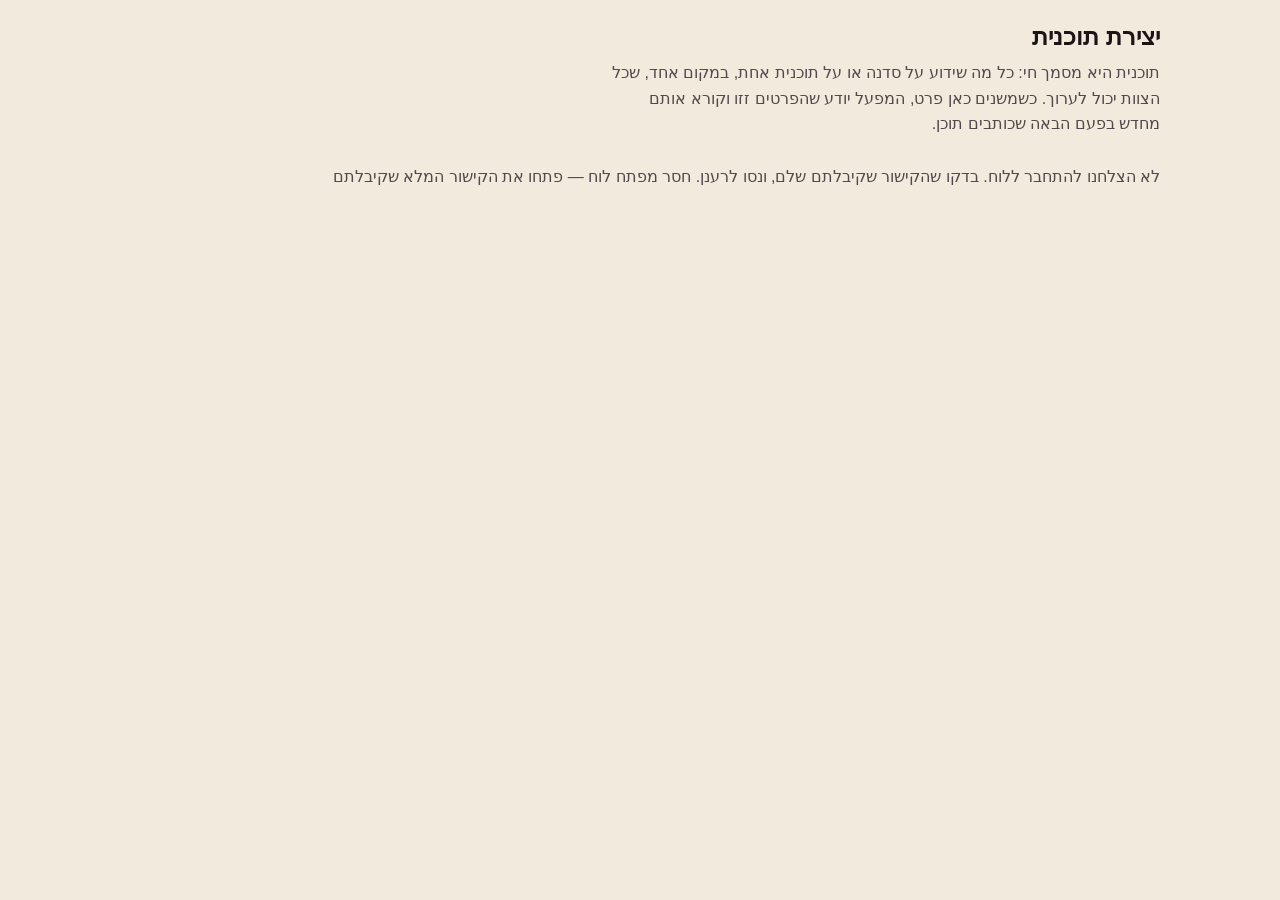
<file: program.html>
<!doctype html>
<html dir="rtl" lang="he">
<head>
<meta charset="utf-8">
<link rel="icon" href="data:image/svg+xml,<svg xmlns=%27http://www.w3.org/2000/svg%27 viewBox=%270 0 100 100%27><text y=%27.9em%27 font-size=%2790%27>📘</text></svg>">
<meta name="viewport" content="width=device-width, initial-scale=1">
<meta name="robots" content="noindex, nofollow">
<!-- The separator is a middot, not the em dash the other eight pages use in
     their <title>. VOICE.md §0 bans «—» in every user-facing string and a
     browser tab is one; spec 14 restates the ban for this build. The visible
     inconsistency with the sibling titles is deliberate and flagged, not an
     oversight: fixing the other eight is a copy pass of its own. -->
<title>יצירת תוכנית · סקירת פוסטים</title>
<!-- All page styling lives in the ONE «v2.12 program» section at the end of
     css/app.css, not in a <style> block here: the field rows and the photo grid
     are the same components the editor and the assets page use, and a second
     copy would drift. -->
<script>/* theme boot (dark mode 2026-08-02): stamp <html data-theme> BEFORE the
stylesheet loads so first paint is already themed. 'smr:theme' is written by
the nav toggle (ui.js); with nothing stored we follow the OS. */
try{var t=localStorage.getItem('smr:theme');
document.documentElement.dataset.theme=(t==='dark'||t==='light')?t:
(matchMedia('(prefers-color-scheme: dark)').matches?'dark':'light');}catch(e){}</script>
<link rel="stylesheet" href="./css/app.css">
</head>
<body>
<div id="nav"></div>
<div class="pg-wrap">

  <header class="pg-head">
    <h1>יצירת תוכנית</h1>
    <p class="pg-lede">
      תוכנית היא מסמך חי: כל מה שידוע על סדנה או על תוכנית אחת, במקום אחד,
      שכל הצוות יכול לערוך. כשמשנים כאן פרט, המפעל יודע שהפרטים זזו וקורא
      אותם מחדש בפעם הבאה שכותבים תוכן.
    </p>
  </header>

  <main id="page" class="pg-page" aria-live="polite"></main>
</div>

<noscript><p style="text-align:center;padding:40px">הכלי דורש JavaScript.</p></noscript>
<script src="./config.js"></script>
<script type="module" src="./js/program.js"></script>
</body>
</html>
</file>
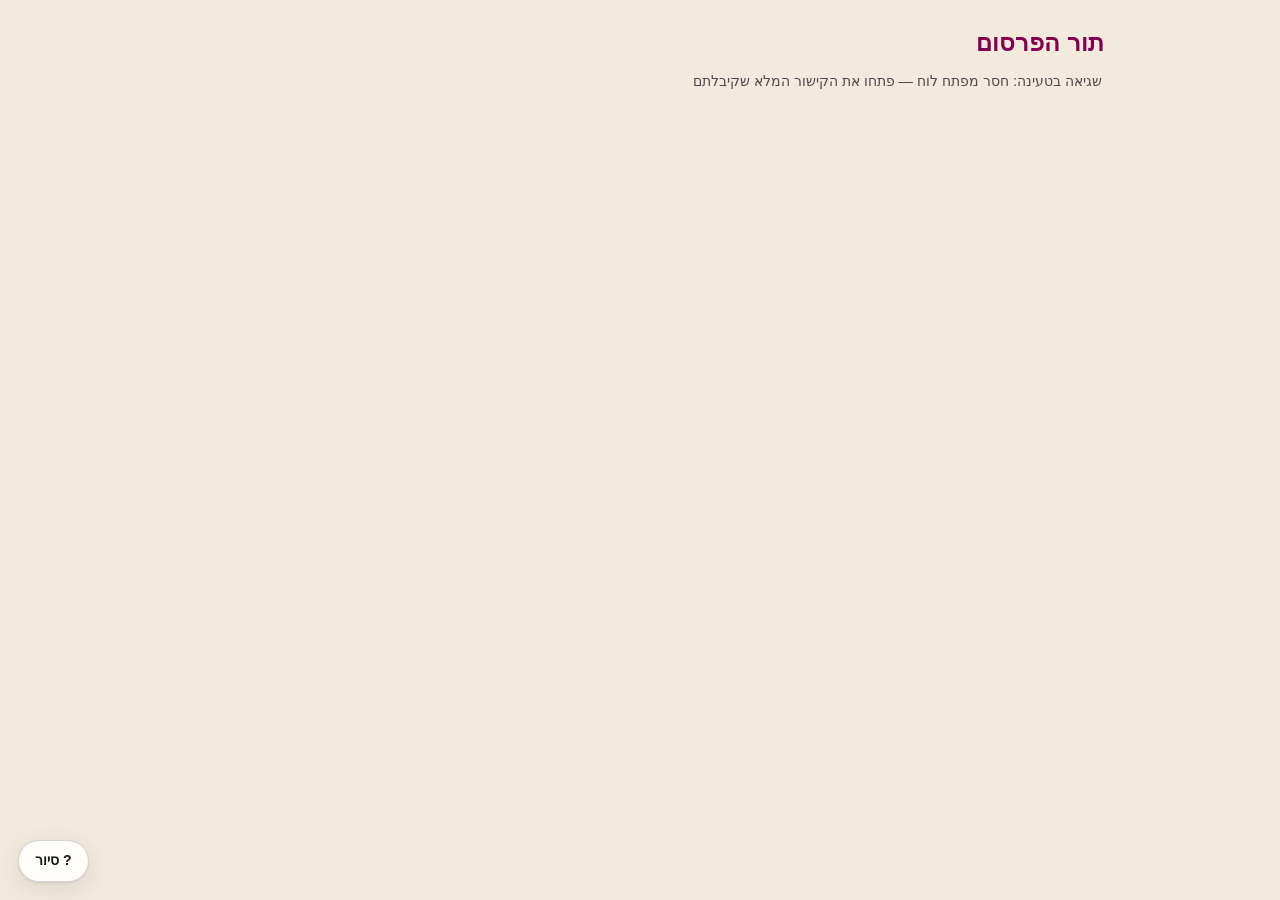
<file: queue.html>
<!doctype html>
<html dir="rtl" lang="he">
<head>
<meta charset="utf-8">
  <link rel="icon" href="data:image/svg+xml,<svg xmlns=%27http://www.w3.org/2000/svg%27 viewBox=%270 0 100 100%27><text y=%27.9em%27 font-size=%2790%27>🗳️</text></svg>">
<meta name="viewport" content="width=device-width, initial-scale=1">
<title>תור הפרסום — סקירת תוכן</title>
<script>/* theme boot (dark mode 2026-08-02): stamp <html data-theme> BEFORE the
stylesheet loads so first paint is already themed. 'smr:theme' is written by
the nav toggle (ui.js); with nothing stored we follow the OS. */
try{var t=localStorage.getItem('smr:theme');
document.documentElement.dataset.theme=(t==='dark'||t==='light')?t:
(matchMedia('(prefers-color-scheme: dark)').matches?'dark':'light');}catch(e){}</script>
<link rel="stylesheet" href="css/app.css">
<style>
  /* page-specific styles for queue.html (owner: pipeline) */
  .page { max-width: 960px; margin: 0 auto; padding: 16px; }
  .page > h1 { margin: 12px 0 4px; font-size: 1.5rem; color: var(--accent); }

  section.block { margin-block: 20px; }
  section.block > h2 { font-size: 1.05rem; margin: 0 0 8px; }
  .block__hint { color: var(--ink-soft); font-size: .85rem; margin: 0 0 10px; }

  .prow, .qrow {
    display: flex; align-items: center; gap: 12px;
    background: var(--paper); border: 1px solid var(--line); border-radius: 10px;
    padding: 8px 12px; margin-bottom: 8px;
  }
  .thumb {
    width: 48px; height: 60px; object-fit: cover; border-radius: 6px;
    border: 1px solid var(--line); background: var(--bg); flex: none;
  }
  .thumb--empty { display: flex; align-items: center; justify-content: center;
    color: var(--ink-soft); font-size: .8rem; }
  .prow__main, .qrow__main { flex: 1; min-width: 0; }
  .prow__title, .qrow__title { font-weight: 600; overflow: hidden; text-overflow: ellipsis; white-space: nowrap; }
  /* v2.1: a queued post is still an editable post — title + thumbnail open
     post.html (the full review/edit screen), and each row has an explicit
     button too, so the way back is never a guess. */
  .row-open { color: inherit; text-decoration: none; }
  .row-open:hover { color: var(--accent); text-decoration: underline; }
  .thumb-link { flex: none; display: block; border-radius: 6px; }
  .thumb-link:hover .thumb { border-color: var(--accent); }
  .prow > .btn, .qrow > .btn { flex: none; white-space: nowrap; }
  .prow__meta, .qrow__meta {
    display: flex; align-items: center; gap: 10px; flex-wrap: wrap;
    color: var(--ink-soft); font-size: .82rem; margin-top: 3px;
  }
  .qrow__note { font-size: .85rem; margin-top: 4px; color: var(--ink); }
  .qrow__result {
    font-family: ui-monospace, monospace; direction: ltr; text-align: left;
    font-size: .75rem; color: var(--ink-soft); margin-top: 4px;
    overflow-wrap: anywhere; background: var(--bg); border-radius: 6px; padding: 4px 8px;
  }
  .tally { display: inline-flex; gap: 8px; }
  .tally__i--yes { color: var(--yes); } .tally__i--no { color: var(--no); }
  .tally__i--maybe { color: var(--maybe); }

  .chans { display: inline-flex; gap: 4px; }
  .chan {
    display: inline-block; font-size: .68rem; font-weight: 700; letter-spacing: .5px;
    border-radius: 5px; padding: 2px 6px; color: #fff; direction: ltr;
  }
  .chan--ig { background: linear-gradient(45deg, #b3406e, #83355f); }
  .chan--fb { background: #3b5aa0; }

  .qgroup__head {
    display: flex; align-items: center; gap: 8px;
    font-weight: 600; font-size: .95rem; margin: 16px 0 8px;
  }
  .qgroup__count { color: var(--ink-soft); font-weight: 400; font-size: .85rem; }
  .dot { width: 9px; height: 9px; border-radius: 50%; flex: none; }
  .dot--queued { background: var(--maybe); } .dot--published { background: var(--yes); }
  .dot--failed { background: var(--no); } .dot--canceled { background: var(--ink-soft); }
  /* v2.1: a row the cloud publisher has claimed and is working on right now */
  .dot--publishing { background: var(--accent); animation: qpulse 1.4s ease-in-out infinite; }
  @keyframes qpulse { 0%, 100% { opacity: 1; } 50% { opacity: .35; } }

  .card--info { margin-top: 28px; padding: 14px 16px; font-size: .9rem; line-height: 1.7; }
  .card--info h2 { font-size: 1rem; margin: 0 0 6px; }
  .card--info code { direction: ltr; unicode-bidi: embed; background: var(--bg);
    border-radius: 4px; padding: 1px 5px; font-size: .82em; }
  .empty { color: var(--ink-soft); font-size: .9rem; padding: 8px 2px; }
  .qform .field { margin-bottom: 10px; }

  /* ---- v2.2 schedule grid (owner: pipeline) ----------------------------
     The board view of the queue: every scheduled post as its cover slide, in
     the exact order the publisher will send them. Dragging a card swaps it
     into another card's TIME SLOT — the set of scheduled_for values on the
     board never changes, only which post sits in which one. */
  .page--wide { max-width: 1200px; }

  .qbar { display: flex; align-items: center; gap: 8px; flex-wrap: wrap; margin-bottom: 12px; }
  .qbar__spacer { margin-inline-start: auto; }

  .viewtabs { display: inline-flex; border: 1px solid var(--line); border-radius: 8px; overflow: hidden; }
  .viewtabs button {
    appearance: none; border: 0; background: var(--paper); color: var(--ink-soft);
    font: inherit; font-size: .85rem; padding: 6px 14px; cursor: pointer;
  }
  .viewtabs button + button { border-inline-start: 1px solid var(--line); }
  .viewtabs button.is-on { background: var(--accent); color: var(--solid-ink); }

  .sgrid { display: grid; grid-template-columns: repeat(auto-fill, minmax(190px, 1fr)); gap: 14px; }
  .scard {
    position: relative; display: flex; flex-direction: column; gap: 7px;
    background: var(--paper); border: 1px solid var(--line); border-radius: 12px; padding: 9px;
  }
  .scard__cover {
    position: relative; aspect-ratio: 4/5; border-radius: 9px; overflow: hidden;
    background: linear-gradient(160deg, var(--ph-a), var(--ph-b));
  }
  .scard__cover img { width: 100%; height: 100%; object-fit: cover; display: block; }
  .scard__ph {
    position: absolute; inset: 0; display: flex; align-items: center; justify-content: center;
    color: var(--ink-soft); font-size: 1.5rem;
  }
  /* No `direction: ltr` here. Chromium resolves inset-inline-* against the
     element's OWN direction, so an ltr override flips the badge to the left
     edge — on top of the channel chips. Digits are strongly LTR in Unicode
     bidi and render correctly inside the RTL box without any override. */
  .scard__slot {
    position: absolute; top: 7px; inset-inline-start: 7px; z-index: 2;
    min-width: 22px; height: 22px; padding: 0 6px; border-radius: 999px;
    background: rgba(36, 29, 32, .78); color: #fff; font-size: .76rem; font-weight: 700;
    display: flex; align-items: center; justify-content: center;
  }
  .scard__chans { position: absolute; top: 7px; inset-inline-end: 7px; z-index: 2; }
  .scard__when {
    display: flex; align-items: center; gap: 6px;
    font-size: .8rem; font-weight: 600; color: var(--ink);
  }
  .scard__when--next { color: var(--accent); }
  .scard__title {
    font-size: .85rem; line-height: 1.35; color: var(--ink); text-decoration: none;
    display: -webkit-box; -webkit-line-clamp: 2; -webkit-box-orient: vertical; overflow: hidden;
  }
  a.scard__title:hover { color: var(--accent); text-decoration: underline; }
  .scard__foot { display: flex; align-items: center; gap: 8px; font-size: .75rem; color: var(--ink-soft); }
  .scard__acts { display: flex; gap: 6px; flex-wrap: wrap; }
  .scard__acts .btn { font-size: .75rem; padding: 3px 8px; }

  /* arrange mode — only the movable cards get the grab affordance; a row the
     publisher has already claimed («מפרסם…») is dimmed and stays put. */
  .sgrid.is-arranging .scard[data-movable="1"] {
    cursor: grab; user-select: none; touch-action: none;
    outline: 2px dashed var(--line); outline-offset: 2px;
  }
  .sgrid.is-arranging .scard[data-movable="0"] { opacity: .55; }
  .sgrid.is-arranging .scard__acts { visibility: hidden; }
  .scard.is-dragging {
    opacity: .9; transform: rotate(2deg) scale(1.04); z-index: 5; cursor: grabbing;
    box-shadow: 0 14px 34px rgba(36, 29, 32, .28);
  }
  .sgrid__empty { grid-column: 1 / -1; }

  @media (max-width: 520px) {
    .sgrid { grid-template-columns: repeat(auto-fill, minmax(140px, 1fr)); gap: 10px; }
  }

  /* ---- v2.3 marketing sign-off (owner: pipeline) -----------------------
     Three colours, three meanings, and they must be told apart at a glance in
     RTL on a phone: green = signed on THIS version, amber = signed on an older
     one, red = no valid signature at all. Amber therefore does NOT reuse
     --maybe as text (#b3995d is a muted gold that reads as grey-brown next to
     --no's red at 12px); it gets a darker, unmistakably yellow ink over a
     yellow wash, while red keeps a red wash. Colour is never the only signal —
     the words differ too, and every non-fresh state carries ⚠️. */
  .achip {
    display: inline-flex; align-items: center; gap: 5px;
    /* flex: none is LOAD-BEARING. .prow__meta / .qrow__meta are wrapping flex
       containers, so a shrinkable chip does NOT wrap onto its own line — it
       squeezes down to a bare glyph-sized pill and silently drops its entire
       label. (Seen at 390px: every chip collapsed to a ⚠️ circle, and the
       fresh chip to an EMPTY circle.) Refusing to shrink forces the wrap that
       the narrow layout actually wants; max-width then caps the chip at the
       row width so a very long label ellipsises instead of overflowing. */
    flex: none;
    max-width: 100%;
    font-size: .76rem; font-weight: 600; line-height: 1.5;
    border: 1px solid; border-radius: 999px; padding: 1px 9px;
  }
  /* The glyph must never wrap away from its label — at 390px a lone ⚠️ on its
     own line reads as a separate badge. flex + nowrap on the text keeps the
     chip one unbreakable unit and ellipsises the words instead. min-width: 0
     is what lets the ellipsis happen INSIDE the chip once max-width bites. */
  .achip__g { flex: none; font-size: .82em; }
  .achip__t { min-width: 0; overflow: hidden; text-overflow: ellipsis; white-space: nowrap; }

  .achip--fresh   { color: color-mix(in srgb, #2e7d4f 72%, var(--ink)); border-color: rgba(46, 125, 79, .45);  background: rgba(46, 125, 79, .10); }
  .achip--stale   { color: color-mix(in srgb, #b3891b 70%, var(--ink)); border-color: rgba(179, 137, 27, .55); background: rgba(214, 168, 42, .20); }
  .achip--none,
  .achip--revoked { color: color-mix(in srgb, #b3403a 72%, var(--ink)); border-color: rgba(179, 64, 58, .45);  background: rgba(179, 64, 58, .10); }

  /* the ⚠️ tag on a row that is ALREADY queued/publishing */
  .tag--warn {
    display: inline-flex; align-items: center; gap: 4px;
    flex: none; max-width: 100%;      /* same wrap-don't-shrink rule as .achip */
    border-radius: 999px; padding: 1px 8px; font-weight: 600;
    color: color-mix(in srgb, #b3403a 72%, var(--ink)); background: rgba(179, 64, 58, .10);
    border: 1px solid rgba(179, 64, 58, .45);
  }
  .tag--warn-stale {
    color: color-mix(in srgb, #b3891b 70%, var(--ink)); background: rgba(214, 168, 42, .20);
    border-color: rgba(179, 137, 27, .55);
  }
  /* A SOLID disc, not a white one with a coloured hairline. The ⚠️ emoji is a
     colour glyph and renders the same yellow triangle in every state, so on a
     white disc the red and the amber badge are indistinguishable at card size
     — the ring is 1.5px and the eye never reads it. Carrying the state colour
     as the FILL is what makes «no signature» and «edited since signing» tell
     apart at a glance on the board. */
  .scard__warn {
    position: absolute; bottom: 7px; inset-inline-start: 7px; z-index: 2;
    width: 24px; height: 24px; border-radius: 999px;
    display: flex; align-items: center; justify-content: center;
    font-size: .72rem; background: #9d332e;
    border: 2px solid var(--paper);
    box-shadow: 0 1px 5px rgba(36, 29, 32, .4);
  }
  .scard__warn--stale { background: #b3891b; }

  /* the add-to-queue acknowledgement panel — loud, and never a dead end */
  .qwarn {
    border: 1px solid rgba(179, 64, 58, .45); background: rgba(179, 64, 58, .07);
    border-radius: 10px; padding: 10px 12px; margin-bottom: 14px;
  }
  .qwarn--stale { border-color: rgba(179, 137, 27, .6); background: rgba(214, 168, 42, .13); }
  .qwarn__t { margin: 0 0 8px; font-size: .92rem; font-weight: 700; line-height: 1.45; color: var(--ink); }
  .qwarn__chip { margin-bottom: 10px; }
  .qwarn__ck {
    display: flex; align-items: flex-start; gap: 8px;
    font-size: .88rem; line-height: 1.45; cursor: pointer;
    padding-top: 8px; border-top: 1px solid color-mix(in srgb, var(--ink) 10%, transparent);
  }
  .qwarn__ck input {
    flex: none; width: 17px; height: 17px; margin: 2px 0 0;
    accent-color: var(--accent); cursor: pointer;
  }

  /* Phone widths: let the row WRAP.
     .prow / .qrow are a single non-wrapping flex line — thumb, main column,
     then two nowrap buttons. At 390px the buttons (126px + 101px) plus the
     thumb leave the main column TWENTY PIXELS, which is why the title already
     ellipsised to «ז...» long before v2.3 and why the approval chip collapsed
     to a bare ⚠️ circle with no words in it. Measured identically with the
     chips hidden, so this is not a v2.3 regression — but the chip is
     unreadable until it is fixed, so it is fixed here.
     Content takes the first line beside the thumbnail; the actions wrap onto
     their own line and share it. */
  @media (max-width: 620px) {
    .prow, .qrow { flex-wrap: wrap; }
    .prow__main, .qrow__main { flex: 1 1 calc(100% - 60px); min-width: 0; }
    .prow > .btn, .qrow > .btn { flex: 1 1 auto; }
  }
</style>
</head>
<body>
<div id="nav"></div>
<div class="page" id="page">
  <h1>תור הפרסום</h1>
  <main id="app"><p class="empty">טוען…</p></main>
</div>
<script src="config.js"></script>
<script type="module" src="js/queue.js"></script>
<script type="module" src="js/tours.js"></script>
</body>
</html>
</file>
<file: css/app.css>
/* app.css — shared styles for the Social Media Review tool.
   RTL-first Hebrew UI. Font 'Assistant' is @font-face-injected at runtime by
   ui.js (injectFonts) because the asset base is only known at runtime.
   Custom props + shared classes per the PLAN contract. */

:root {
  /* Contrast pass 2026-08-03 (operator: «it all looks washed out»): deeper
     cream bg so the white cards separate, darker inks, borders .10 → .18,
     stronger shadows. Token-only — every surface inherits. */
  color-scheme: light;
  --bg: #f1eadd;
  --paper: #fffdf9;
  --ink: #1c1518;
  --ink-soft: #55484d;
  --accent: #830051;
  --accent-hover: #6d0043;
  --line: rgba(28, 21, 24, .18);
  --yes: #256b42;
  --no: #a83730;
  --maybe: #97803f;

  /* Dark-mode pass 2026-08-02: every neutral that was a literal is now a
     token, so the [data-theme="dark"] block below can flip the whole app.
     --wash/--wash-2 are the subtle neutral fills (lane bg, hovers, tag bg);
     --line-strong is the hover border; --solid-ink is text ON a solid
     accent/vote surface (was a hardcoded #fff everywhere); --overlay is the
     modal scrim; --art-bg stays white in BOTH themes because the line-art
     PNGs are black strokes on transparent. */
  --wash: rgba(28, 21, 24, .045);
  --wash-2: rgba(28, 21, 24, .07);
  --line-strong: rgba(28, 21, 24, .30);
  --solid-ink: #fff;
  --overlay: rgba(28, 21, 24, .38);
  --art-bg: #fff;
  --ph-a: #efe7db;   /* placeholder-gradient pair (gallery/queue thumbs) */
  --ph-b: #e4d8c8;

  --radius: 12px;
  --shadow: 0 1px 2px rgba(28, 21, 24, .08), 0 6px 24px rgba(28, 21, 24, .10);
  --shadow-lift: 0 2px 6px rgba(28, 21, 24, .12), 0 14px 40px rgba(28, 21, 24, .18);
  --font: 'Assistant', -apple-system, 'Segoe UI', 'Arial Hebrew', 'Noto Sans Hebrew', sans-serif;
}

/* Dark theme. data-theme is stamped on <html> by the head boot snippet
   (localStorage 'smr:theme', else the OS preference) before first paint, and
   toggled from the nav (ui.js themeToggle). Warm near-black, not grey — same
   plum family as the light cream. The accent lightens (#830051 is illegible
   on dark paper) and --solid-ink flips to a dark plum so solid accent/vote
   chips keep their contrast with the now-lighter fills. */
:root[data-theme="dark"] {
  color-scheme: dark;
  --bg: #171114;
  --paper: #221a1e;
  --ink: #f0e7e3;
  --ink-soft: #b7a8ae;
  --accent: #e77fb5;
  --accent-hover: #f095c4;
  --line: rgba(240, 231, 227, .16);
  --yes: #55b380;
  --no: #e2726a;
  --maybe: #cfa64e;

  --wash: rgba(240, 231, 227, .05);
  --wash-2: rgba(240, 231, 227, .09);
  --line-strong: rgba(240, 231, 227, .34);
  --solid-ink: #24151d;
  --overlay: rgba(0, 0, 0, .55);
  --ph-a: #2a2127;
  --ph-b: #362a31;

  --shadow: 0 1px 2px rgba(0, 0, 0, .30), 0 6px 24px rgba(0, 0, 0, .35);
  --shadow-lift: 0 2px 6px rgba(0, 0, 0, .38), 0 14px 40px rgba(0, 0, 0, .50);
}

* { box-sizing: border-box; }

html { -webkit-text-size-adjust: 100%; }

body {
  margin: 0;
  background: var(--bg);
  color: var(--ink);
  font-family: var(--font);
  font-size: 16px;
  line-height: 1.55;
  direction: rtl;
  text-align: right;
  min-height: 100vh;
}

h1, h2, h3, h4 { margin: 0 0 .4em; line-height: 1.25; font-weight: 700; }
h1 { font-size: 1.55rem; }
h2 { font-size: 1.25rem; }
h3 { font-size: 1.1rem; }
p  { margin: 0 0 .8em; }

a { color: var(--accent); text-decoration: none; }
a:hover { text-decoration: underline; }

img { max-width: 100%; display: block; }

::selection { background: color-mix(in srgb, var(--accent) 18%, transparent); }

:focus-visible {
  outline: 2px solid var(--accent);
  outline-offset: 2px;
  border-radius: 4px;
}

/* ---------------------------------------------------------------- layout */

.wrap {
  max-width: 1200px;
  margin: 0 auto;
  padding: 20px clamp(16px, 4vw, 36px) 64px;
}

/* ---------------------------------------------------------------- nav bar */

.nav {
  position: sticky;
  top: 0;
  z-index: 40;
  display: flex;
  align-items: center;
  gap: 18px;
  padding: 10px clamp(16px, 4vw, 36px);
  background: color-mix(in srgb, var(--paper) 88%, transparent);
  backdrop-filter: blur(10px);
  -webkit-backdrop-filter: blur(10px);
  border-bottom: 1px solid var(--line);
}

.nav__board {
  font-weight: 700;
  font-size: 1.02rem;
  color: var(--ink);
  white-space: nowrap;
  overflow: hidden;
  text-overflow: ellipsis;
  max-width: 34ch;
}
.nav__board:hover { text-decoration: none; color: var(--accent); }

.nav__links {
  display: flex;
  gap: 4px;
  margin-inline-start: auto;
  /* The eight tabs measure ~574px. Without these, the row forces the whole
     PAGE wider than a phone viewport (scrollWidth 762 at a 402px width),
     which makes Android-class browsers zoom the entire app out to fit.
     min-width:0 lets this flex item shrink below its content width;
     overflow-x lets the tabs scroll INSIDE it instead of pushing the
     document. Found while measuring the mobile editing dock (v2.7). */
  min-width: 0;
  overflow-x: auto;
  scrollbar-width: none;
}
.nav__links::-webkit-scrollbar { display: none; }

.nav__link {
  flex: none;
  display: inline-flex;
  align-items: center;
  min-height: 40px;
  padding: 0 14px;
  border-radius: 999px;
  color: var(--ink-soft);
  font-weight: 600;
}
.nav__link:hover { color: var(--ink); text-decoration: none; background: var(--wash); }
.nav__link--on { color: var(--accent); background: color-mix(in srgb, var(--accent) 9%, transparent); }

.nav__me { max-width: 20ch; overflow: hidden; text-overflow: ellipsis; white-space: nowrap; }

/* ── phone menu (v2.8-final): hamburger dropdown ──────────────────────
   ≤700px the nav row is ☰ + board name + theme toggle; the links and the
   two chips live in a dropdown under the bar. Desktop is untouched:
   .nav__drop is display:contents there, so the flex row is the same row it
   has always been, and the ☰ does not exist. The dropdown is absolutely
   positioned against .nav (sticky ⇒ positioned), so opening it never
   changes the nav's height — nothing for layout or scroll to react to. */
.nav__burger {
  display: none;
  flex: none;
  appearance: none;
  border: 1px solid var(--line);
  background: none;
  cursor: pointer;
  width: 38px; height: 38px;
  border-radius: 10px;
  font-size: 1.05rem; line-height: 1;
  color: var(--ink);
  align-items: center; justify-content: center;
}
.nav__burger:hover { background: var(--wash); }
.nav__drop { display: contents; }
@media (max-width: 700px) {
  .nav__burger { display: flex; }
  .nav__board { flex: 1; min-width: 0; max-width: none; }
  .nav__drop { display: none; }
  .nav--open .nav__drop {
    display: flex;
    flex-direction: column;
    align-items: stretch;
    gap: 10px;
    position: absolute;
    top: 100%;
    inset-inline: 0;
    z-index: 60;
    background: var(--paper);
    border-bottom: 1px solid var(--line);
    box-shadow: 0 18px 40px rgba(0, 0, 0, .22);
    padding: 12px clamp(16px, 4vw, 36px) 16px;
  }
  /* inside the dropdown the links stack as full-width rows — no more
     horizontal scroller hiding most of the menu */
  .nav--open .nav__links {
    flex-direction: column;
    overflow: visible;
    margin-inline-start: 0;
  }
  .nav--open .nav__link { min-height: 42px; border-radius: 10px; }
  .nav--open .nav__role,
  .nav--open .nav__me { align-self: flex-start; max-width: none; }
}

/* Theme toggle (dark mode 2026-08-02) — sits at the nav's inline end. */
.nav__theme {
  border: 0; background: none; cursor: pointer; padding: 0;
  min-width: 40px; min-height: 40px; border-radius: 999px;
  font-size: 1.05rem; line-height: 1;
  display: inline-flex; align-items: center; justify-content: center;
}
.nav__theme:hover { background: var(--wash-2); }

/* Role chip (v2.3) — a DECLARED hat, never a permission. It reads as a quiet
   dashed nudge while unset and as a solid chip once chosen, so "no role" looks
   like an invitation rather than a locked door. */
.nav__role {
  max-width: 22ch;
  overflow: hidden;
  text-overflow: ellipsis;
  white-space: nowrap;
}
.nav__role--unset {
  border-style: dashed;
  border-color: var(--line-strong);
  background: transparent;
}
.nav__role--unset:hover { border-style: dashed; background: var(--wash); }

/* Role picker — a stack of full-width choices; the current one is marked, and
   every option stays reachable to everyone (declared, not enforced). */
.rolepick { display: flex; flex-direction: column; gap: 8px; }

.rolepick__opt {
  display: block;
  width: 100%;
  padding: 14px 16px;
  border: 1px solid var(--line);
  border-radius: var(--radius);
  background: var(--paper);
  color: var(--ink);
  font-family: inherit;
  font-size: 1rem;
  font-weight: 600;
  line-height: 1.35;
  text-align: start;      /* LOGICAL: the RIGHT edge in this RTL app */
  cursor: pointer;
  transition: background .15s ease, border-color .15s ease, color .15s ease;
}
.rolepick__opt:hover { border-color: var(--line-strong); background: var(--wash); }
.rolepick__opt--on {
  border-color: var(--accent);
  background: color-mix(in srgb, var(--accent) 9%, transparent);
  color: var(--accent);
}
.rolepick__opt--on::after {
  content: '✓';
  margin-inline-start: 8px;
  font-weight: 700;
}

@media (max-width: 720px) {
  /* the hat matters less than the name on a phone — let it shrink first */
  .nav__role { max-width: 12ch; }
}

/* ---------------------------------------------------------------- buttons */

.btn {
  display: inline-flex;
  align-items: center;
  justify-content: center;
  gap: 8px;
  min-height: 42px;
  padding: 8px 18px;
  border: 1px solid var(--line);
  border-radius: var(--radius);
  background: var(--paper);
  color: var(--ink);
  font-family: inherit;
  font-size: 1rem;
  font-weight: 600;
  line-height: 1.2;
  cursor: pointer;
  transition: background .15s ease, border-color .15s ease, box-shadow .15s ease, transform .06s ease;
}
.btn:hover { border-color: var(--line-strong); box-shadow: var(--shadow); }
.btn:active { transform: translateY(1px); }
.btn:disabled { opacity: .5; cursor: default; box-shadow: none; transform: none; }

.btn--primary {
  background: var(--accent);
  border-color: var(--accent);
  color: var(--solid-ink);
}
.btn--primary:hover {
  background: var(--accent-hover);
  border-color: var(--accent-hover);
}

.btn--ghost {
  background: transparent;
  border-color: transparent;
  color: var(--ink-soft);
}
.btn--ghost:hover { color: var(--ink); background: var(--wash); border-color: transparent; box-shadow: none; }

/* ---------------------------------------------------------------- chips & tags */

.chip {
  display: inline-flex;
  align-items: center;
  gap: 6px;
  min-height: 40px;
  padding: 4px 14px;
  border: 1px solid var(--line);
  border-radius: 999px;
  background: var(--paper);
  color: var(--ink-soft);
  font-family: inherit;
  font-size: .95rem;
  font-weight: 600;
  cursor: pointer;
  transition: background .15s ease, color .15s ease, border-color .15s ease;
}
.chip:hover { color: var(--ink); border-color: var(--line-strong); }

.chip--on {
  background: var(--accent);
  border-color: var(--accent);
  color: var(--solid-ink);
}
.chip--on:hover { color: var(--solid-ink); border-color: var(--accent); }

.tag {
  display: inline-flex;
  align-items: center;
  gap: 4px;
  padding: 1px 10px;
  border-radius: 999px;
  background: var(--wash-2);
  color: var(--ink-soft);
  font-size: .8rem;
  font-weight: 600;
  white-space: nowrap;
}
/* v2.1 — a post scheduled for review carries its due date on the board card.
   Past due reads as a warning, not as another grey tag. */
.tag--review {
  background: color-mix(in srgb, var(--maybe) 16%, transparent);
  color: color-mix(in srgb, var(--maybe) 72%, var(--ink));
}
.tag--review.is-late {
  background: color-mix(in srgb, var(--no) 13%, transparent);
  color: color-mix(in srgb, var(--no) 68%, var(--ink));
}

/* ---------------------------------------------------------------- cards */

.card {
  background: var(--paper);
  border: 1px solid var(--line);
  border-radius: var(--radius);
  box-shadow: var(--shadow);
  padding: 16px;
  transition: box-shadow .15s ease, transform .15s ease;
}

a.card:hover, .card--link:hover {
  text-decoration: none;
  box-shadow: var(--shadow-lift);
  transform: translateY(-2px);
}

/* ---------------------------------------------------------------- lanes (stage columns) */

.lane {
  background: var(--wash);
  border: 1px solid var(--line);
  border-radius: var(--radius);
  padding: 12px;
  min-width: 0;
  display: flex;
  flex-direction: column;
  gap: 12px;
}

.lane__head {
  display: flex;
  align-items: center;
  justify-content: space-between;
  gap: 8px;
  font-weight: 700;
  color: var(--ink-soft);
  font-size: .95rem;
  padding: 0 2px;
}

/* ---------------------------------------------------------------- toolbar */

.toolbar {
  display: flex;
  flex-wrap: wrap;
  align-items: center;
  gap: 10px;
  margin: 16px 0;
}
.toolbar__spacer { margin-inline-start: auto; }

/* ---------------------------------------------------------------- fields */

.field { display: flex; flex-direction: column; gap: 6px; margin: 0 0 14px; }

.field__label {
  font-size: .9rem;
  font-weight: 600;
  color: var(--ink-soft);
}

.field__input,
.field input[type="text"],
.field input[type="url"],
.field input[type="datetime-local"],
.field textarea,
.field select {
  width: 100%;
  min-height: 42px;
  padding: 8px 12px;
  border: 1px solid var(--line);
  border-radius: 10px;
  background: var(--paper);
  color: var(--ink);
  font-family: inherit;
  font-size: 1rem;
  transition: border-color .15s ease, box-shadow .15s ease;
}
.field textarea { min-height: 96px; resize: vertical; line-height: 1.5; }

.field__input:focus,
.field input:focus,
.field textarea:focus,
.field select:focus {
  outline: none;
  border-color: var(--accent);
  box-shadow: 0 0 0 3px color-mix(in srgb, var(--accent) 14%, transparent);
}

/* ---------------------------------------------------------------- modal */

.modal-overlay {
  position: fixed;
  inset: 0;
  z-index: 100;
  display: flex;
  align-items: center;
  justify-content: center;
  padding: 20px;
  background: var(--overlay);
  opacity: 0;
  transition: opacity .16s ease;
}
.modal-overlay--in { opacity: 1; }

.modal {
  width: min(560px, 100%);
  max-height: min(84vh, 720px);
  display: flex;
  flex-direction: column;
  background: var(--paper);
  border-radius: 16px;
  box-shadow: var(--shadow-lift);
  transform: translateY(8px) scale(.98);
  transition: transform .16s ease;
}
.modal-overlay--in .modal { transform: none; }

.modal__head {
  display: flex;
  align-items: center;
  justify-content: space-between;
  gap: 12px;
  padding: 16px 20px 0;
}
.modal__title { margin: 0; font-size: 1.15rem; }

.modal__x {
  border: 0;
  background: none;
  color: var(--ink-soft);
  font-size: 1rem;
  line-height: 1;
  padding: 8px;
  min-width: 40px;
  min-height: 40px;
  border-radius: 10px;
  cursor: pointer;
}
.modal__x:hover { background: var(--wash-2); color: var(--ink); }

.modal__body { padding: 12px 20px; overflow-y: auto; }

.modal__actions {
  display: flex;
  justify-content: flex-start;
  gap: 10px;
  padding: 4px 20px 18px;
}

/* ---------------------------------------------------------------- toast */

.toast-wrap {
  position: fixed;
  bottom: 18px;
  inset-inline-start: 50%;
  transform: translateX(-50%);
  z-index: 200;
  display: flex;
  flex-direction: column;
  align-items: center;
  gap: 8px;
  pointer-events: none;
}
[dir="rtl"] .toast-wrap { transform: translateX(50%); }

.toast {
  background: var(--ink);
  color: var(--bg);
  padding: 10px 18px;
  border-radius: 999px;
  font-size: .95rem;
  font-weight: 600;
  box-shadow: var(--shadow-lift);
  opacity: 0;
  transform: translateY(8px);
  transition: opacity .2s ease, transform .2s ease;
  max-width: min(92vw, 480px);
}
.toast--in { opacity: 1; transform: none; }
.toast--ok { background: var(--yes); color: var(--solid-ink); }
.toast--err { background: var(--no); color: var(--solid-ink); }

/* ---------------------------------------------------------------- votes */

.vote-yes { color: var(--yes); }
.vote-no { color: var(--no); }
.vote-maybe { color: var(--maybe); }

.chip.vote-yes.chip--on, .chip--on.vote-yes { background: var(--yes); border-color: var(--yes); color: var(--solid-ink); }
.chip.vote-no.chip--on, .chip--on.vote-no { background: var(--no); border-color: var(--no); color: var(--solid-ink); }
.chip.vote-maybe.chip--on, .chip--on.vote-maybe { background: var(--maybe); border-color: var(--maybe); color: var(--solid-ink); }

/* ---------------------------------------------------------------- pins */

.pin-dot {
  position: absolute;
  width: 26px;
  height: 26px;
  margin: -13px;              /* center on its fractional (x, y) point */
  display: flex;
  align-items: center;
  justify-content: center;
  border-radius: 50%;
  background: var(--accent);
  color: var(--solid-ink);
  font-size: .8rem;
  font-weight: 700;
  line-height: 1;
  box-shadow: 0 0 0 2px #fff, 0 2px 8px rgba(36, 29, 32, .35);
  cursor: pointer;
  user-select: none;
  transition: transform .12s ease;
}
.pin-dot:hover { transform: scale(1.12); }

.pin-dot--resolved { background: var(--ink-soft); }

.pin-dot--hl,
.pin-dot.is-highlight {
  animation: pin-pulse 1.6s ease-out infinite;
}

@keyframes pin-pulse {
  0%   { box-shadow: 0 0 0 2px #fff, 0 0 0 0 color-mix(in srgb, var(--accent) 45%, transparent); }
  70%  { box-shadow: 0 0 0 2px #fff, 0 0 0 12px transparent; }
  100% { box-shadow: 0 0 0 2px #fff, 0 0 0 0 transparent; }
}

/* ---------------------------------------------------------------- misc */

.muted { color: var(--ink-soft); }
.small { font-size: .88rem; }

hr, .rule {
  border: 0;
  border-top: 1px solid var(--line);
  margin: 18px 0;
}

@media (prefers-reduced-motion: reduce) {
  * { animation: none !important; transition: none !important; }
}

/* ===== v2.5 create-ai (spec 08) ===== */
/* «יצירה עם AI»: the request form (create-ai.html) plus the «איך זה נוצר»
   transparency block, which post.html mounts too — one stylesheet section for
   both, so the block cannot look like two different features. RTL-first, same
   tokens as everything above; nothing here overrides a shared class. */

.ai-wrap { max-width: 1180px; margin: 0 auto; padding: 0 20px 64px; }

.ai-head { padding: 22px 0 6px; max-width: 62ch; }
.ai-head h1 { margin: 0 0 8px; font-size: 1.5rem; }
.ai-lede { margin: 0 0 12px; color: var(--ink-soft); line-height: 1.6; }

/* The honest-latency statement. Deliberately loud and permanent — the spec
   forbids implying this is instant, and a note that scrolls away is an
   implication. */
.ai-honest {
  margin: 0;
  padding: 12px 14px;
  border-inline-start: 3px solid var(--accent);
  border-radius: 0 var(--radius) var(--radius) 0;
  background: color-mix(in srgb, var(--accent) 6%, var(--paper));
  color: var(--ink);
  font-size: .9rem;
  line-height: 1.6;
}
.ai-honest b { color: var(--accent); }

.ai-modes { display: flex; gap: 2px; margin: 20px 0 0; border-bottom: 1px solid var(--line); }
.ai-mode {
  appearance: none; background: none; border: none; cursor: pointer;
  font: inherit; color: var(--ink-soft); padding: 8px 16px 10px;
  border-bottom: 2px solid transparent;
}
.ai-mode:hover { color: var(--ink); }
.ai-mode.is-on { color: var(--accent); border-bottom-color: var(--accent); font-weight: 600; }

.ai-main {
  display: grid; grid-template-columns: minmax(0, 1fr) 340px;
  gap: 22px; align-items: start; padding-top: 18px;
}
@media (max-width: 900px) { .ai-main { grid-template-columns: 1fr; } }

.ai-form { padding: 18px; }
.ai-formbody { display: flex; flex-direction: column; gap: 18px; }
.ai-field { margin: 0; }
.ai-hint { margin: 6px 0 0; font-size: .8rem; color: var(--ink-soft); line-height: 1.5; }

.ai-select, .ai-num {
  padding: 7px 10px; border: 1px solid var(--line); border-radius: 8px;
  background: var(--paper); color: var(--ink); font: inherit; cursor: pointer;
}
.ai-num { width: 96px; cursor: text; }

.ai-check { display: flex; align-items: center; gap: 8px; font-size: .9rem; margin-bottom: 8px; }
.ai-check input { width: 16px; height: 16px; }

.ai-more { border: 1px solid var(--line); border-radius: var(--radius); padding: 10px 12px; }
.ai-more > summary { cursor: pointer; font-weight: 600; font-size: .92rem; }
.ai-more[open] > summary { margin-bottom: 10px; }

.ai-rows { display: flex; flex-direction: column; gap: 10px; }
.ai-row {
  display: flex; align-items: flex-start; gap: 8px;
  padding: 8px; border: 1px solid var(--line); border-radius: 10px; background: var(--paper);
}
.ai-row textarea, .ai-row .field__input { flex: 1 1 auto; min-width: 0; }
.ai-row__n {
  flex: 0 0 auto; width: 22px; height: 22px; margin-top: 6px;
  display: flex; align-items: center; justify-content: center;
  border-radius: 999px; background: var(--line); color: var(--ink-soft);
  font-size: .78rem;
}
.ai-x {
  appearance: none; border: none; background: none; cursor: pointer; font: inherit;
  color: var(--ink-soft); padding: 4px 6px; border-radius: 6px; margin-top: 4px;
}
.ai-x:hover { background: var(--line); color: var(--ink); }
.ai-x:disabled { opacity: .3; cursor: default; }
.ai-add { align-self: flex-start; }

.ai-submit { display: flex; align-items: center; gap: 14px; flex-wrap: wrap; }
.ai-submit .ai-hint { margin: 0; max-width: 44ch; }

/* ---- the status column ---- */
.ai-side__h { margin: 0 0 10px; font-size: 1rem; }
.ai-reqs { display: flex; flex-direction: column; gap: 12px; }
.ai-req { padding: 12px; display: flex; flex-direction: column; gap: 8px; }
.ai-req__head { display: flex; align-items: center; gap: 8px; flex-wrap: wrap; }
.ai-req__kind { font-size: .78rem; color: var(--ink-soft); }
.ai-req__when { font-size: .76rem; color: var(--ink-soft); margin-inline-start: auto; }
.ai-req__what {
  margin: 0; font-size: .88rem; line-height: 1.5;
  display: -webkit-box; -webkit-line-clamp: 3; -webkit-box-orient: vertical; overflow: hidden;
}

/* Four states, four colours, no ambiguity: waiting is neutral, working is the
   brand accent, done is the yes-green, failed is the no-red. */
.ai-chip {
  display: inline-block; padding: 3px 10px; border-radius: 999px;
  font-size: .78rem; font-weight: 600;
}
.ai-chip--queued  { background: var(--line); color: var(--ink-soft); }
.ai-chip--working { background: color-mix(in srgb, var(--accent) 14%, transparent);
                    color: var(--accent); }
.ai-chip--done    { background: color-mix(in srgb, var(--yes) 16%, transparent);
                    color: color-mix(in srgb, var(--yes) 78%, var(--ink)); }
.ai-chip--failed  { background: color-mix(in srgb, var(--no) 16%, transparent);
                    color: color-mix(in srgb, var(--no) 78%, var(--ink)); }

.ai-links { display: flex; flex-direction: column; gap: 4px; }
.ai-postlink { font-size: .88rem; font-weight: 600; color: var(--accent); text-decoration: none; }
.ai-postlink:hover { text-decoration: underline; }

.ai-fail {
  border-inline-start: 3px solid var(--no);
  padding: 8px 10px; border-radius: 0 8px 8px 0;
  background: color-mix(in srgb, var(--no) 6%, transparent);
  font-size: .84rem; line-height: 1.5;
}
.ai-fail b { display: block; margin-bottom: 4px; color: var(--no); }
.ai-fail p { margin: 0; }
.ai-fail ul { margin: 6px 0 0; padding-inline-start: 18px; }

/* ---- «איך זה נוצר» — shared with post.html ---- */
.hm {
  border: 1px solid var(--line); border-radius: var(--radius);
  padding: 10px 12px; background: var(--paper);
}
.hm > summary { cursor: pointer; font-weight: 600; font-size: .9rem; color: var(--ink-soft); }
.hm > summary:hover { color: var(--ink); }
.hm[open] > summary { margin-bottom: 10px; }
.hm-body { display: flex; flex-direction: column; gap: 12px; font-size: .84rem; }
.hm-post { display: flex; flex-direction: column; gap: 6px; }
.hm-post__t { font-size: .86rem; }
.hm-list { margin: 0; padding-inline-start: 18px; display: flex; flex-direction: column; gap: 3px; }
.hm-list code {
  direction: ltr; unicode-bidi: plaintext;
  background: var(--line); border-radius: 5px; padding: 1px 5px; font-size: .92em;
}
.hm-k { color: var(--ink-soft); margin-inline-end: 6px; }
.hm-why { color: var(--maybe); }
.hm-list--notes { color: var(--ink-soft); }

/* the per-stage timeline (result.log) */
.hm-log { margin: 6px 0 0; padding: 0; list-style: none; display: flex; flex-direction: column; gap: 2px; }
.hm-log li { display: flex; align-items: baseline; gap: 8px; flex-wrap: wrap; }
.hm-log__i { color: var(--yes); font-weight: 700; }
.hm-log li.is-bad .hm-log__i { color: var(--no); }
.hm-log__s { font-weight: 600; min-width: 9em; }
.hm-log__ms { color: var(--ink-soft); font-size: .78rem; direction: ltr; unicode-bidi: plaintext; }
.hm-log__d { color: var(--ink-soft); flex: 1 1 100%; padding-inline-start: 1.5em; }

/* ---- the gallery author shelf (spec 08 §4) ---- */
.g-authors { display: flex; gap: 6px; flex-wrap: wrap; align-items: center; }
.g-authors__label { font-size: .8rem; color: var(--ink-soft); margin-inline-end: 2px; }

/* ===== v2.5 image generation (spec 07) =====
   Styles for app/js/generate.js — the «יצירת תמונות» tab. Appended at the END
   of this file on purpose: the module is mounted from post.html today but owns
   no markup there, and keeping its block last means it can never be split
   across another section's anchors.

   Everything is scoped under .gen. That scoping also lets the block re-declare
   three helpers this module uses that are NOT global — .pv-note and .ltr live
   in post.html's inline <style>, .a-row / .a-sub in assets.html's — so
   generate.js renders correctly from any host page rather than silently losing
   its muted text the first time someone mounts it somewhere else. Same values,
   higher specificity, no visual change inside post.html. */

.gen { display: flex; flex-direction: column; gap: 14px; }
.gen-body { display: flex; flex-direction: column; gap: 14px; }

/* re-declared helpers (see the note above) */
.gen .pv-note { color: var(--ink-soft); font-size: .88rem; line-height: 1.55; }
.gen .a-row { display: flex; gap: 8px; align-items: center; flex-wrap: wrap; }
.gen .a-sub { color: var(--ink-soft); font-size: .8rem; }
/* Latin runs inside RTL text need their own isolate, or "v2 · 1080×1350"
   reorders on screen (the same bidi trap assets.js records). */
.gen .ltr { unicode-bidi: isolate; direction: ltr; }

/* ---- banner: what this tab can honestly do right now ---- */
.gen-banner:empty { display: none; }
.gen-note {
  border: 1px solid var(--line); background: var(--paper); border-radius: var(--radius);
  padding: 10px 12px; font-size: .88rem; line-height: 1.5; color: var(--ink);
  display: flex; align-items: baseline; gap: 8px; flex-wrap: wrap;
  margin-bottom: 8px;
}
.gen-note--dry { border-color: color-mix(in srgb, var(--maybe) 50%, transparent); background: color-mix(in srgb, var(--maybe) 9%, transparent); }
.gen-note--err { border-color: color-mix(in srgb, var(--no) 50%, transparent); background: color-mix(in srgb, var(--no) 8%, transparent); }
.gen-note--work { border-color: color-mix(in srgb, var(--accent) 35%, transparent); background: color-mix(in srgb, var(--accent) 6%, transparent); }
.gen-sub { color: var(--ink-soft); }

/* Purely decorative. The global prefers-reduced-motion rule above carries
   !important, so it stops this spin and leaves a static ring — which is the
   right outcome: the sentence beside it is what actually reports progress. */
.gen-spin {
  width: 13px; height: 13px; flex: 0 0 auto; border-radius: 50%;
  border: 2px solid color-mix(in srgb, var(--accent) 25%, transparent); border-top-color: var(--accent);
  animation: gen-spin 900ms linear infinite;
}
@keyframes gen-spin { to { transform: rotate(360deg); } }

/* ---- route chips + controls ---- */
.gen-routes { display: flex; gap: 6px; flex-wrap: wrap; }
.gen-controls { display: flex; gap: 12px; align-items: flex-end; flex-wrap: wrap; }
.gen-controls .field { flex: 1 1 220px; margin: 0; }
.gen-acts { display: flex; gap: 8px; align-items: center; flex-wrap: wrap; }
.gen-grid2 { display: grid; grid-template-columns: repeat(auto-fit, minmax(190px, 1fr)); gap: 12px; }
.gen-grid2 .field { margin: 0; }
.gen-h { font-size: .95rem; margin: 4px 0 0; }
.gen-lines { min-height: 92px; resize: vertical; line-height: 1.6; }
.gen-range { display: flex; flex-direction: column; gap: 4px; }
.gen-range input[type="range"] { width: 100%; accent-color: var(--accent); }

/* the live «3 וריאציות לכל שורה» read-out under the input lines */
.gen-hint { display: flex; gap: 6px; flex-wrap: wrap; align-items: baseline; }
.gen-chip {
  border: 1px solid var(--line); border-radius: 999px; padding: 1px 9px;
  font-size: .78rem; color: var(--ink-soft); white-space: nowrap;
}

/* ---- the 9-up sheet and its tiles ---- */
.gen-sheet {
  width: 100%; max-width: 420px; display: block; border-radius: var(--radius);
  border: 1px solid var(--line); background: var(--art-bg);
}
.gen-tiles { display: grid; grid-template-columns: repeat(3, 1fr); gap: 8px; }
.gen-tiles--sm { grid-template-columns: repeat(auto-fill, minmax(96px, 1fr)); }
.gen-tile {
  border: 2px solid var(--line); border-radius: 10px; overflow: hidden; cursor: pointer;
  background: var(--paper); display: flex; flex-direction: column;
  transition: border-color .12s ease, box-shadow .12s ease;
}
.gen-tile:hover { border-color: var(--line-strong); }
/* The pick state has to read at a glance across nine cells, so it is a ring
   AND a check mark — colour alone would fail for a reviewer who cannot see it. */
.gen-tile.is-on { border-color: var(--accent); box-shadow: var(--shadow); }
.gen-tile img {
  width: 100%; aspect-ratio: 1 / 1; object-fit: contain; background: var(--art-bg); display: block;
}
.gen-tiles--sm .gen-tile img { object-fit: cover; }
.gen-tile__meta {
  display: flex; align-items: center; justify-content: space-between; gap: 6px;
  padding: 5px 8px; font-size: .78rem; border-top: 1px solid var(--line);
}
.gen-tile__label {
  overflow: hidden; text-overflow: ellipsis; white-space: nowrap; color: var(--ink-soft);
}
.gen-tile__mark { color: var(--accent); font-weight: 700; }

/* ---- styles list ---- */
.gen-styles { display: flex; flex-direction: column; gap: 10px; }
.gen-style {
  border: 1px solid var(--line); border-radius: var(--radius); background: var(--paper);
  padding: 10px 12px; display: flex; flex-direction: column; gap: 6px;
}
.gen-style.is-off { opacity: .55; }
.gen-style__head { display: flex; gap: 8px; align-items: center; flex-wrap: wrap; }
.gen-style__notes { font-size: .86rem; }
/* The scaffold is English and must render as such even inside an RTL panel —
   without the isolate, a prompt that starts with a quote or a digit jumps. */
.gen-style__prompt {
  direction: ltr; unicode-bidi: isolate; text-align: left;
  font-size: .78rem; color: var(--ink-soft); line-height: 1.5;
  max-height: 5.4em; overflow: auto;
  background: var(--bg); border-radius: 8px; padding: 6px 8px;
}

/* ---- derivation chain ---- */
.gen-chain { display: flex; flex-direction: column; gap: 6px; }
.gen-chain__row { display: flex; gap: 8px; overflow-x: auto; padding-bottom: 4px; }
.gen-chain__step {
  flex: 0 0 108px; border: 1px solid var(--line); border-radius: 10px;
  padding: 6px; background: var(--paper); text-align: center;
}
.gen-chain__step.is-here { border-color: var(--accent); }
.gen-chain__step img {
  width: 100%; aspect-ratio: 1 / 1; object-fit: contain; background: var(--art-bg);
  border-radius: 6px; display: block; margin-bottom: 4px;
}

/* ---- the dry-run plan ---- */
/* Wide content scrolls inside its own box; the panel column must never scroll
   sideways just because a fal URL is long. */
.gen-plan {
  direction: ltr; unicode-bidi: isolate; text-align: left;
  font-family: ui-monospace, SFMono-Regular, Menlo, monospace; font-size: .74rem;
  line-height: 1.5; background: var(--bg); border: 1px solid var(--line);
  border-radius: 8px; padding: 10px; margin: 10px 0 0;
  max-height: 46vh; overflow: auto; white-space: pre;
}

@media (max-width: 720px) {
  .gen-tiles { grid-template-columns: repeat(2, 1fr); }
}

/* ===== v2.5.1 files & export (spec 10a) ===== */
/* The export dialog's controls. They live in the SHARED sheet, not in
   assets.html's page block, because spec 10 §D-2 gives the post download modal
   the same format / quality / size row — one look, one place to change it. */

/* `.field { display: flex }` is an AUTHOR rule and `[hidden] { display: none }`
   is a UA rule, so the author rule wins and el.hidden = true does nothing at
   all — the JPEG quality row stayed on screen under PNG, with no error and
   nothing in the DOM to suggest why. Any element with an author `display` needs
   its own hidden rule; `.field[hidden]` outranks `.field` without !important. */
.field[hidden] { display: none; }

.xp-range { display: flex; align-items: center; gap: 10px; }
.xp-range input[type="range"] { flex: 1; min-width: 140px; accent-color: var(--accent); }
/* The number is a Latin run in an RTL line: isolate it or it swaps sides with
   its label the moment it goes from 90 to 100 (ENGINEERING-NOTES §6 family). */
.xp-qnum {
  unicode-bidi: isolate; direction: ltr;
  min-width: 3ch; text-align: center;
  font-variant-numeric: tabular-nums; color: var(--ink);
}
.xp-status { min-height: 1.2em; }
.xp-status:empty { display: none; }

/* The per-file failure list — folder upload and multi-export share it. Names
   are filesystem paths (Latin, often long): they get their own scroll box so
   the modal never pushes the page sideways. */
.xp-fails {
  margin: 8px 0 0; padding-inline-start: 18px;
  max-height: 40vh; overflow: auto;
  font-size: .86rem; line-height: 1.6;
}
.xp-fails li { margin: 2px 0; overflow-wrap: anywhere; }
.xp-fails .ltr { unicode-bidi: isolate; direction: ltr; }

/* ===== v2.5.1 fal pipeline (spec 09) ===== */
/* Three surfaces, all of them RTL like the rest of the app:
   · .ai-gen   — the «ליצור איורים חדשים» switch on create-ai.html (§D)
   · .gen-modes — יחיד / אצווה in the photos route (§C)
   · .gen-prog — the batch progress bar (§C)
   Nothing here restyles an existing class; this section only adds. */

/* ---- §D: the image-generation switch ---- */
/* Boxed, not inline: this is the one control in the app that spends money, and
   it should not read as one more checkbox in a row of preferences. */
.ai-gen {
  margin-top: 14px; padding: 12px 14px;
  border: 1px solid var(--line); border-radius: 10px;
  background: var(--bg);
}
.ai-gen .ai-check { font-weight: 600; }
.ai-gen .ai-hint { margin: 6px 0 0; }

/* ---- §C: mode chips + the batch progress bar ---- */
.gen-modes { margin-bottom: 10px; }

.gen-prog { margin: 10px 0; }
.gen-prog__track {
  height: 8px; border-radius: 999px; overflow: hidden;
  background: var(--line);
}
/* The fill grows from the INLINE START, which in this RTL app is the right
   edge — so the bar fills the way the text reads. */
.gen-prog__fill {
  height: 100%; width: 0; background: var(--accent);
  border-radius: 999px; transition: width .25s ease;
}
.gen-prog__txt {
  margin-top: 6px; font-size: .82rem; color: var(--ink-soft);
  display: flex; gap: 8px; flex-wrap: wrap; align-items: baseline;
}
/* «3/12» is a Latin fraction inside a Hebrew sentence: isolate it or the
   bidi algorithm reorders it to «12/3». */
.gen-prog__txt .ltr { direction: ltr; unicode-bidi: isolate; font-variant-numeric: tabular-nums; }

/* ===== v2.5.1 slide export (spec 10b) ===== */
/* The post download modal's second path (§D-2): a size beyond 1080 is an
   EXPORT REQUEST, fulfilled factory-side, and the modal has to hold a queue
   status and a list of finished files without becoming a second page.

   Almost nothing is needed here, and that is the point — the controls are the
   ones §D-1 already added to the shared sheet (.field[hidden], .xp-range,
   .xp-qnum, .xp-status, .xp-fails). One look, one place to change it. What
   follows is only the file list, which §D-1 had no use for. */

.xp-links { margin-top: 10px; }
.xp-links:empty { display: none; }

/* One line per slide: «שקף 3» then its Latin metadata. The list is inside a
   modal whose width is the viewport on a phone, so long metadata wraps rather
   than pushing the dialog sideways — an RTL page that scrolls horizontally is
   the bug this whole sheet keeps not having. */
.xp-files {
  margin: 0; padding-inline-start: 18px;
  max-height: 34vh; overflow: auto;
  font-size: .9rem; line-height: 1.8;
}
.xp-files li { margin: 2px 0; overflow-wrap: anywhere; }
.xp-files a { font-weight: 600; }
/* «2480×3508 · 4607kB» is a Latin run in a Hebrew line: isolate it or the bidi
   algorithm reorders the numbers around the separator (ENGINEERING-NOTES §6).
   Muted and one step down, because the filename is the thing being clicked. */
.xp-files .ltr {
  unicode-bidi: isolate; direction: ltr;
  color: var(--ink-soft); font-size: .84rem;
  font-variant-numeric: tabular-nums;
}

/* The modal's two action rows — instant download vs «בקשת ייצוא» — of which
   exactly one is ever visible. They were inline `style="display:flex"` first,
   and `el.hidden = true` did nothing at all: an inline display beats the UA's
   [hidden] rule even more decisively than the author rule that broke
   `.field[hidden]` above. Same lesson, one layer deeper — a row with its own
   `display` needs its own hidden rule, and it must not be inline. */
.xp-acts { display: flex; gap: 8px; margin-top: 10px; flex-wrap: wrap; }
.xp-acts[hidden] { display: none; }

/* THE ESCALATION, and why it is not paranoia. §D-1 added `.field[hidden]` and
   argued — correctly, as far as it went — that it outranks `.field` without
   !important. It does. What it does not outrank is post.html's own page block,
   which carries `.sched-form .field { display: block }`: the download modal's
   form IS a .sched-form, that selector is 0,2,0 exactly like a bare
   `.field[hidden]`, and it is declared later. So the JPEG quality row rendered
   in PNG mode with `hidden` set on the element, matching `.field[hidden]`, and
   computing `display: block`. It cost a browser check to see; nothing in the
   DOM says a word about it.

   `hidden` is a SEMANTIC — "this is not currently relevant" — not a layout
   preference, and a layout rule three files away must not be able to outvote
   it. Scoped to modals and to the two row classes this feature ships, because
   a global [hidden]{!important} is a bigger promise than this build has tested.
   Any NEW page block that styles `.field` inherits the fix for free. */
.modal [hidden],
.field[hidden],
.xp-acts[hidden] { display: none !important; }

/* ===== v2.5.2 library style groups (operator quick-edit 2026-08-03) ===== */
/* «AI Generated» tab: one section per style, header = style name + count. */
.a-group { margin: 0 0 18px; }
.a-group__head {
  display: flex; align-items: baseline; gap: 8px;
  margin: 14px 0 8px; padding-bottom: 6px;
  border-bottom: 1px solid var(--line);
  font-size: 1.02rem;
}
.a-group__n { color: var(--ink-soft); font-size: .85rem; font-weight: 400; }

/* ===== v2.5.2 canvas zoom (operator quick-edit 2026-08-03) ===== */
.pv-zoom { display: inline-flex; align-items: center; gap: 2px;
  border: 1px solid var(--line); border-radius: 999px; background: var(--paper);
  padding: 2px; }
.pv-zoom button { border: 0; background: transparent; cursor: pointer;
  font: inherit; color: var(--ink-soft); min-height: 34px; min-width: 34px;
  border-radius: 999px; font-weight: 700; }
.pv-zoom button:hover { color: var(--ink); background: var(--wash-2); }
.pv-zoom__pct { min-width: 52px; text-align: center; font-size: .88rem;
  font-weight: 600; color: var(--ink-soft); cursor: pointer; }
.pv-zoom__pct:hover { color: var(--ink); }

/* ===== v2.5.2 stacked versions =====

   fal makes several tries at the same input line and every sliced tile files
   as its own sm_assets row, tagged `stack:<sheet8>-l<line>`. Operator
   directive: «variants of one drawing appear STACKED as a single item;
   clicking the illustration rotates through its versions; you drag the version
   currently showing onto the slide.» Two surfaces render that — the assets
   page's «AI Generated» tab (.a-*) and the editor's «ספריית נכסים» picker
   (.smr-edv*) — and this is the only place either is styled.

   Everything here is token-only. The dark-mode pass owns --wash/--wash-2/
   --line-strong/--solid-ink, so a literal #fff or rgba(0,0,0,…) added below
   would be a light-mode-only rule that reads as a bug at night.

   The whole visual language of a stack is ONE idea: the card looks like there
   is paper behind it. That is drawn with layered BOX-SHADOWS, not pseudo-
   element leaves, and the reason is worth writing down because the pretty
   version silently renders nothing:
     · `.a-card { overflow: hidden }` (assets.html) clips any ::before that
       pokes outside the card — the leaves would simply not exist;
     · a `z-index: -1` pseudo paints BEHIND its parent's own background, and
       both the card and the picker tile have `background: var(--paper)`, so
       even unclipped it would be invisible;
     · `.smr-edpick { overflow-y: auto }` clips the picker tile's the same way.
   An element's OWN box-shadow is subject to none of those — overflow clips
   descendants, not the box's shadow. Offsetting straight down (no inline
   offset) also keeps the effect direction-neutral, which matters because
   box-shadow offsets are physical and this UI is RTL. Everything else here
   uses inset-inline-* and flips properly. */

/* ---- assets page: the stacked card ---- */
/* paper sliver, then its hairline, twice — earlier shadows paint on top. */
.a-card--stack {
  box-shadow:
    0 3px 0 0 var(--paper), 0 3px 0 1px var(--line),
    0 8px 0 0 var(--paper), 0 8px 0 1px var(--line),
    var(--shadow);
}
.a-card--stack .a-thumb { cursor: pointer; }

/* «2/3». Opposite corner from .a-badge («מפוסט», top inline-start) and from
   .a-pick (the multi-select tick, top inline-end), so all three can coexist on
   one thumb without a single overlap. */
.a-vbadge {
  position: absolute; inset-block-end: 6px; inset-inline-end: 6px;
  background: var(--accent); color: var(--solid-ink);
  border-radius: 999px; font-size: .68rem; line-height: 1;
  font-weight: 700; padding: 4px 8px; letter-spacing: .02em;
  font-variant-numeric: tabular-nums;
}
/* ↻ — the affordance, not a control here (the whole thumb cycles). */
.a-vrot {
  position: absolute; inset-block-end: 6px; inset-inline-start: 6px;
  width: 22px; height: 22px; border-radius: 999px;
  display: flex; align-items: center; justify-content: center;
  background: var(--paper); border: 1px solid var(--line);
  color: var(--ink-soft); font-size: .8rem; line-height: 1;
  transition: transform .18s ease, color .18s ease, border-color .18s ease;
}
.a-card--stack .a-thumb:hover .a-vrot {
  color: var(--accent); border-color: var(--line-strong); transform: rotate(140deg);
}

/* ---- assets page: the version strip in the detail modal ---- */
.a-vstrip {
  display: flex; gap: 8px; flex-wrap: wrap; justify-content: center;
  margin-top: 12px; padding-top: 12px; border-top: 1px solid var(--line);
}
.a-vstrip__b {
  appearance: none; cursor: pointer; padding: 0; line-height: 0;
  width: 64px; height: 64px; overflow: hidden;
  background: var(--art-bg); border: 1px solid var(--line);
  border-radius: 10px; transition: border-color .14s ease, box-shadow .14s ease;
}
.a-vstrip__b img { width: 100%; height: 100%; object-fit: contain; }
.a-vstrip__b:hover { border-color: var(--line-strong); }
.a-vstrip__b.is-on {
  border-color: var(--accent); box-shadow: 0 0 0 2px var(--accent) inset;
}

/* ---- editor picker: the stacked tile ----

   editor.js injects its own <style> into document.head at runtime, i.e. AFTER
   this file's <link>, so its rules win every specificity tie. These class
   names are new and appear nowhere in that block — no tie to lose. */
.smr-edpick--lib > button.is-stack {
  position: relative;
  box-shadow:
    0 3px 0 0 var(--paper, #fffdf9), 0 3px 0 1px var(--line, rgba(28, 21, 24, .18)),
    0 7px 0 0 var(--paper, #fffdf9), 0 7px 0 1px var(--line, rgba(28, 21, 24, .18));
}
/* The picker grid is a scroller with 2px of padding; give the bottom row's
   shadow somewhere to sit rather than be shaved by the scroll port. TWO
   classes on purpose: editor.js's own `.smr-edpick { padding: 2px }` is
   injected into <head> at runtime, i.e. after this file, so a single-class
   selector here would tie on specificity and LOSE to that shorthand. */
.smr-edpick.smr-edpick--lib { padding-bottom: 10px; }
.smr-edvbadge {
  position: absolute; inset-block-start: 4px; inset-inline-end: 4px;
  background: var(--accent); color: var(--solid-ink);
  border-radius: 999px; font-size: .6rem; line-height: 1; font-weight: 700;
  padding: 3px 6px; font-variant-numeric: tabular-nums; pointer-events: none;
}
/* Deliberately a <span>, not a <button>: it lives inside the tile's <button>
   and nested interactive elements are invalid HTML (browsers flatten them).
   In the sidebar the tile itself cycles and this is decoration; in the
   pick-and-return modal — where a click must resolve the pick, because that
   modal has no drag — this span IS the cycle control, which is why it keeps
   its own pointer target and hover state. */
.smr-edvrot {
  position: absolute; inset-block-end: 4px; inset-inline-end: 4px;
  width: 20px; height: 20px; border-radius: 999px; cursor: pointer;
  display: flex; align-items: center; justify-content: center;
  background: var(--paper); border: 1px solid var(--line);
  color: var(--ink-soft); font-size: .72rem; line-height: 1;
  transition: transform .18s ease, color .18s ease;
}
.smr-edpick--lib > button.is-stack:hover .smr-edvrot {
  color: var(--accent); transform: rotate(140deg);
}

/* ===== v2.5.2 fal prompt boxes (operator 2026-08-03) ===== */
/* Input to fal is ENGLISH ONLY (no translation key set) — the placeholder
   says so in bold, and the boxes type LTR because their content is English. */
.gen-lines--en { text-align: left; }
.gen-lines--en::placeholder { font-weight: 700; opacity: 1; color: var(--ink-soft, #55484d); }

/* ===== v2.5.2 style ref uploads ===== */
/* Reference images attached to a style: thumbnails in «יצירת סגנון מרפרנסים»
   and a read-only strip on the style card. Tokens only (--wash/--line/
   --ink-soft/--accent/--paper), so light and dark both come for free. RTL is
   the document direction; the grid and the logical inset properties follow it
   without a single physical left/right. */
.gen-refs {
  display: grid; grid-template-columns: repeat(auto-fill, minmax(84px, 1fr));
  gap: 8px; margin-block-start: 8px;
}
.gen-refs:empty { display: none; }
.gen-refs--sm { grid-template-columns: repeat(auto-fill, minmax(56px, 1fr)); max-width: 260px; }
.gen-ref {
  position: relative; aspect-ratio: 1; overflow: hidden;
  border: 1px solid var(--line); border-radius: 8px; background: var(--wash);
}
.gen-ref img { width: 100%; height: 100%; object-fit: cover; display: block; }
/* Past the generation-time cap the picture still helps whoever writes the
   scaffold, but it will NOT be sent to the model — so it reads as secondary
   rather than disappearing. */
.gen-ref.is-extra { opacity: .55; border-style: dashed; }
.gen-ref__x {
  position: absolute; inset-block-start: 3px; inset-inline-end: 3px;
  width: 20px; height: 20px; border-radius: 999px; cursor: pointer;
  display: flex; align-items: center; justify-content: center;
  padding: 0; line-height: 1; font-size: .7rem;
  background: var(--paper); color: var(--ink-soft);
  border: 1px solid var(--line);
  transition: color .14s ease, border-color .14s ease;
}
.gen-ref__x:hover { color: var(--accent); border-color: var(--accent); }
.gen-ref__name {
  position: absolute; inset-block-end: 0; inset-inline: 0;
  padding: 2px 4px; font-size: .58rem; line-height: 1.3;
  white-space: nowrap; overflow: hidden; text-overflow: ellipsis;
  background: color-mix(in srgb, var(--paper) 86%, transparent);
  color: var(--ink-soft);
}
.gen-refs__tally { margin-block-start: 6px; }
.gen-style__guided { border-color: color-mix(in srgb, var(--accent) 45%, transparent); }

/* ── guided tour (tours.js) ───────────────────────────────────────────────
   Chrome for app/js/tour.js. Tokens only (--paper/--ink/--line/--accent),
   so the dark theme flips it for free like everything else.

   ONE dimming mechanism: the page is darkened by .tour-spot's second,
   enormous box-shadow (200vmax of translucent scrim spreading out from the
   cutout). Centered steps (welcome / finale) do NOT hide the spot — tour.js
   parks it 0×0 at dead centre and adds .tour-spot--center, which drops the
   ring so nothing shows but the dim. There is no second scrim anywhere.

   THE SCRIM IS --overlay, the same token .modal-overlay uses, and it has to
   stay a token that is dark in BOTH themes. The obvious
   `color-mix(in srgb, var(--ink) 45%, transparent)` is wrong here: --ink
   inverts between themes (#1c1518 light, #f0e7e3 dark), so in dark mode that
   "dim" resolves to a near-white wash which LIGHTENS the page instead of
   darkening it. Measured in a real dark-mode render, not guessed.

   Physical `left`/`bottom` on the fab on purpose: Chromium resolves
   inset-inline-* against the element's OWN direction, the RTL trap post.html
   documents, and this button is positioned. Keep it physical. */

.tour-block { position: fixed; inset: 0; z-index: 9990; }

.tour-spot {
  position: fixed; pointer-events: none; border-radius: 12px;
  box-shadow:
    0 0 0 3px var(--accent),
    0 0 0 200vmax var(--overlay);
  /* named properties, not `all`: `all` would animate the box-shadow too and
     fight the ring's own pulse */
  transition: left .28s ease, top .28s ease, width .28s ease, height .28s ease;
}
.tour-spot::after {
  content: ''; position: absolute; inset: -3px;
  border-radius: inherit; border: 2px solid var(--accent);
  animation: tour-pulse 1.9s ease-out infinite;
}
@keyframes tour-pulse {
  0%   { opacity: .8; transform: scale(1); }
  70%  { opacity: 0;  transform: scale(1.05); }
  100% { opacity: 0;  transform: scale(1.05); }
}
/* welcome / finale: dim only, no ring and no 6px accent dot mid-screen */
.tour-spot--center {
  box-shadow: 0 0 0 200vmax var(--overlay);
}
.tour-spot--center::after { display: none; }

.tour-tip {
  position: fixed; max-width: 340px;
  background: var(--paper); color: var(--ink);
  border: 1px solid var(--line); border-radius: 14px;
  box-shadow: var(--shadow-lift); padding: 16px;
}
.tour-tip--center {
  left: 50%; top: 50%; transform: translate(-50%, -50%);
  max-width: 420px; text-align: center;
}
.tour-tip__head { display: flex; align-items: center; gap: 8px; margin-bottom: 8px; }
.tour-tip__n {
  font-size: .76rem; color: var(--ink-soft); letter-spacing: .02em;
  direction: ltr; unicode-bidi: isolate;   /* static span; safe, unlike positioned nodes */
}
.tour-tip__exit {
  margin-inline-start: auto; border: 0; background: none; padding: 2px 4px;
  font: inherit; font-size: .9rem; line-height: 1; cursor: pointer;
  color: var(--ink-soft); border-radius: 6px;
  transition: color .14s ease, background-color .14s ease;
}
.tour-tip__exit:hover { color: var(--accent); background: var(--wash); }
.tour-tip__title { margin: 0 0 6px; font-size: 1.02rem; font-weight: 700; line-height: 1.35; }
.tour-tip__text {
  margin: 0; font-size: .92rem; line-height: 1.6;
  color: var(--ink-soft); white-space: pre-line;
}
.tour-tip__actions { display: flex; gap: 8px; margin-top: 14px; }
.tour-tip--center .tour-tip__actions { justify-content: center; }
.tour-tip__back[disabled] { opacity: .4; pointer-events: none; }

/* z-index 90/91 sits ABOVE the sticky nav (40) and BELOW .modal-overlay (100)
   and .toast-wrap (200) on purpose. At 900 the fab floated over the blocking
   «איך קוראים לך?» scrim, undimmed and clickable — a first-time reviewer
   could start a tour on top of a modal they cannot dismiss. Measured in a
   real render; keep it under 100. The tour's own .tour-block is 9990. */
.tour-fab {
  position: fixed; left: 18px; bottom: 18px; z-index: 90;
  display: inline-flex; align-items: center; gap: 6px;
  padding: 9px 16px; border-radius: 999px;
  background: var(--paper); color: var(--ink);
  border: 1px solid var(--line); box-shadow: var(--shadow);
  font: inherit; font-size: .88rem; font-weight: 700; cursor: pointer;
  transition: color .16s ease, border-color .16s ease, box-shadow .16s ease;
}
.tour-fab:hover { color: var(--accent); border-color: var(--accent); box-shadow: var(--shadow-lift); }

.tour-fab-menu {
  position: fixed; left: 18px; bottom: 64px; z-index: 91;
  display: grid; gap: 2px; padding: 6px; min-width: 190px;
  background: var(--paper); border: 1px solid var(--line);
  border-radius: 12px; box-shadow: var(--shadow-lift);
}
.tour-fab-menu__opt {
  border: 0; background: none; padding: 8px 12px; border-radius: 8px;
  font: inherit; font-size: .88rem; color: var(--ink);
  text-align: start; cursor: pointer;
  transition: color .14s ease, background-color .14s ease;
}
.tour-fab-menu__opt:hover { color: var(--accent); background: var(--wash); }

/* `[hidden] {display:none}` is a USER-AGENT rule and ANY author `display`
   beats it — the trap post.html spells out. Both of these declare a display,
   so both need the override or `node.hidden = true` does nothing at all. */
.tour-fab[hidden], .tour-fab-menu[hidden] { display: none; }

.tour-offer__text { margin: 0; line-height: 1.6; color: var(--ink-soft); }

@media (prefers-reduced-motion: reduce) {
  .tour-spot { transition: none; }
  .tour-spot::after { animation: none; opacity: .8; }
}

/* Desktop only until the mobile layout lands: tour.js refuses to start under
   920px, and the fab must not advertise something that will not run. */
@media (max-width: 919px) {
  .tour-fab, .tour-fab-menu { display: none; }
}

/* ===== v2.8 upload progress bar (ui.js uploadProgress) ===== */
/* One component behind three surfaces: the assets dock, the post page's
   תמונות tab, and both generate pickers. Batch-level by design — the fill
   moves once per FILE, not per byte. */
.upbar {
  margin-block-start: 8px;
  display: grid;
  gap: 6px;
  text-align: start;
}
/* `[hidden] {display:none}` is a USER-AGENT rule and the `display: grid`
   above beats it — without this line `root.hidden = true` hides nothing at
   all and the bar sits there forever. Same trap post.html spells out. */
.upbar[hidden] { display: none; }

.upbar__line {
  font-size: .84rem;
  color: var(--ink);
  direction: rtl;
  unicode-bidi: isolate;
}
/* Filenames are Latin inside an RTL line: isolate them or «IMG_1023.jpg»
   trades places with the counter. */
.upbar__file {
  color: var(--ink-soft);
  direction: ltr;
  unicode-bidi: isolate;
}

/* The track is a FLEX row and the fill is its first child, so the fill is
   laid out from the inline start — the RIGHT edge under `dir=rtl` — without
   one direction-aware declaration. Verified in the browser, not by reading
   this comment. */
.upbar__track {
  display: flex;
  align-items: stretch;
  height: 8px;
  border: 1px solid var(--line);
  border-radius: 999px;
  background: var(--wash-2);
  overflow: hidden;
}
.upbar__fill {
  flex: 0 0 auto;
  width: 0%;
  min-width: 0;
  border-radius: inherit;
  background: var(--accent);
  transition: width .22s ease;
}
/* Pulse only while there is work left; the final tick sits still so a paused
   bar never looks like a running one. */
.upbar.is-active .upbar__fill { animation: upbar-pulse 1.4s ease-in-out infinite; }

@keyframes upbar-pulse {
  0%, 100% { opacity: 1; }
  50%      { opacity: .58; }
}

/* The blanket reduce rule earlier in this file already kills both of these.
   Restated next to the animation so a future narrowing of that rule cannot
   silently bring the pulse back. */
@media (prefers-reduced-motion: reduce) {
  .upbar__fill { transition: none; }
  .upbar.is-active .upbar__fill { animation: none; }
}

/* ===== v2.12 program hub (spec 14) ===== */
/* «יצירת תוכנית»: the list of living program documents (program.html) and the
   editor inside one — title, ordered field rows, the lock that turns those rows
   into drag handles, and the program's photo grid. RTL-first, same tokens as
   everything above; nothing here overrides a shared class. */

.pg-wrap { max-width: 1080px; margin: 0 auto; padding: 0 20px 64px; }

.pg-head { padding: 22px 0 6px; max-width: 62ch; }
.pg-head h1 { margin: 0 0 8px; font-size: 1.5rem; }
.pg-lede { margin: 0 0 12px; color: var(--ink-soft); line-height: 1.6; }

.pg-page { display: flex; flex-direction: column; gap: 18px; padding-top: 10px; }
.pg-hint { margin: 6px 0 0; font-size: .8rem; color: var(--ink-soft); line-height: 1.5; }
.pg-h2 { margin: 0 0 10px; font-size: 1.05rem; }

/* ---- the list ---- */
.pg-listbar { display: flex; align-items: center; gap: 14px; flex-wrap: wrap; }
.pg-listbar .pg-hint { margin: 0; max-width: 52ch; }
.pg-empty { max-width: 52ch; line-height: 1.6; }

.pg-cards { display: grid; grid-template-columns: repeat(auto-fill, minmax(280px, 1fr)); gap: 14px; }
.pg-card { padding: 14px; display: flex; flex-direction: column; gap: 8px; }
.pg-card__title { font-weight: 700; font-size: 1.02rem; color: var(--ink); text-decoration: none; }
.pg-card__title:hover { color: var(--accent); }
.pg-card__meta {
  margin: 0; display: flex; flex-wrap: wrap; gap: 4px 10px;
  font-size: .78rem; color: var(--ink-soft);
}
.pg-card__acts { display: flex; gap: 8px; margin-top: auto; padding-top: 4px; }

/* The version chip. A program's `rev` is the freshness contract with the
   factory, so it is shown wherever a program is shown, never only in the
   editor. */
.pg-chip {
  display: inline-block; padding: 2px 9px; border-radius: 999px;
  background: color-mix(in srgb, var(--accent) 14%, transparent);
  color: var(--accent); font-size: .76rem; font-weight: 600;
}

/* The unapplied-030 explanation, and the "no such program" card. Same plate as
   the honest-latency note on create-ai: a page-level statement, not a toast. */
.pg-mig { padding: 16px 18px; max-width: 62ch; }
.pg-mig h2 { margin: 0 0 8px; font-size: 1.05rem; }
.pg-mig p { margin: 0 0 8px; line-height: 1.6; }
.pg-mig .btn { margin-top: 4px; }

/* ---- the editor ---- */
.pg-backbar { display: flex; align-items: center; gap: 12px; flex-wrap: wrap; }
.pg-back { color: var(--ink-soft); text-decoration: none; font-size: .9rem; }
.pg-back:hover { color: var(--accent); }
.pg-backbar .pg-hint { margin: 0; }

/* Somebody else saved while there is unsaved text here. Loud, because the next
   save is going to open a merge dialog and a person who was not warned reads
   that dialog as a failure. */
.pg-stale {
  padding: 10px 14px;
  border-inline-start: 3px solid var(--accent);
  border-radius: 0 var(--radius) var(--radius) 0;
  background: color-mix(in srgb, var(--accent) 6%, var(--paper));
  font-size: .9rem; line-height: 1.6;
}

.pg-title { margin: 0; max-width: 46ch; }

.pg-lockbar { display: flex; align-items: center; gap: 12px; flex-wrap: wrap; }
.pg-lockbar .pg-hint { margin: 0; max-width: 52ch; }
.pg-lock.is-on { background: var(--accent); color: var(--solid-ink); border-color: var(--accent); }

.pg-rows { display: flex; flex-direction: column; gap: 10px; }
.pg-row {
  padding: 10px 12px; border: 1px solid var(--line); border-radius: var(--radius);
  background: var(--paper); display: flex; flex-direction: column; gap: 8px;
}
.pg-row__head { display: flex; align-items: center; gap: 8px; }
.pg-row textarea, .pg-row .field__input { width: 100%; min-width: 0; }
.pg-label { flex: 1 1 auto; font-weight: 600; }
.pg-label--static { padding: 6px 0; }
.pg-value--static { margin: 0; font-size: .9rem; line-height: 1.55; white-space: pre-wrap; }

.pg-x {
  appearance: none; border: none; background: none; cursor: pointer; font: inherit;
  color: var(--ink-soft); padding: 4px 6px; border-radius: 6px;
}
.pg-x:hover { background: var(--line); color: var(--ink); }
.pg-x:disabled { opacity: .3; cursor: default; }
.pg-moves { display: flex; gap: 2px; }
.pg-add { align-self: flex-start; }

/* ---- reorder mode ----
   `touch-action: none` is what makes a pointer drag possible AT ALL on a touch
   screen: without it the browser claims the gesture for scrolling and the
   pointermove stream stops after a few pixels. It is scoped to the unlocked
   rows, so ordinary editing keeps normal scrolling.

   The transform used while dragging is a plain translateY in PHYSICAL pixels
   (program.js beginDrag) — no inset-inline-* anywhere, because Chromium
   resolves those against the element's own direction and an RTL page then
   snaps rows to the wrong slot. */
.pg-rows.is-reorder .pg-row { user-select: none; }
.pg-row.is-handle { cursor: grab; touch-action: none; }
.pg-row.is-dragging {
  cursor: grabbing; position: relative; z-index: 2;
  border-color: var(--accent); box-shadow: var(--shadow);
}
.pg-grip { color: var(--ink-soft); font-size: 1.1rem; line-height: 1; }
/* Rows slide to their new slot; the dragged row follows the pointer with no
   transition of its own, or it would lag behind the finger. */
.pg-rows.is-reorder .pg-row { transition: transform .14s ease; }
.pg-row.is-dragging { transition: none; }
@media (prefers-reduced-motion: reduce) {
  .pg-rows.is-reorder .pg-row { transition: none; }
}

.pg-savebar { display: flex; align-items: center; gap: 14px; flex-wrap: wrap; }
.pg-savebar .pg-hint { margin: 0; max-width: 46ch; }
.pg-dirty { color: var(--accent); font-size: .85rem; }

.pg-conflict { margin-top: 10px; }
.pg-conflict ul { margin: 6px 0 0; padding-inline-start: 18px; font-size: .88rem; line-height: 1.6; }

/* The same-field collision block. It carries the OTHER person's paragraph
   verbatim, so it is the loudest thing in the dialog on purpose: a merge that
   could not merge is exactly the moment a reader must not skim. */
.pg-clash {
  padding: 10px 12px;
  border-inline-start: 3px solid var(--accent);
  border-radius: 0 var(--radius) var(--radius) 0;
  background: color-mix(in srgb, var(--accent) 7%, var(--paper));
}
.pg-clash > .pg-hint { margin-top: 4px; }
.pg-clashrow {
  margin-top: 10px; padding: 8px 10px;
  border: 1px solid var(--line); border-radius: 10px; background: var(--paper);
}
.pg-clashrow__head { display: flex; align-items: center; gap: 8px; }
.pg-clashrow__l { flex: 1 1 auto; min-width: 0; font-size: .86rem; }
/* pre-wrap: the other person's line breaks ARE their text. Collapsing them
   would hand back a paragraph they did not write. */
.pg-clashrow__v {
  margin: 6px 0 0; font-size: .88rem; line-height: 1.55;
  white-space: pre-wrap; overflow-wrap: anywhere;
}
.pg-copy { padding: 3px 10px; font-size: .78rem; }

/* The program was deleted under an open editor. Same plate as the stale banner
   (it is the same class of news) with the no-colour treatment of a dead end. */
.pg-gone { border-inline-start-color: var(--no); }
.pg-gone .pg-back { margin-inline-start: 6px; }

/* ---- program photos ----
   Bytes and rows are ordinary sm_assets; the only thing that makes them the
   program's is a `program:<id>` tag, so this grid is a filtered view of the
   library and nothing else. */
.pg-photosec { padding-top: 6px; }
.pg-drop {
  border: 2px dashed var(--line); border-radius: var(--radius);
  padding: 18px; text-align: center; cursor: pointer;
  display: flex; flex-direction: column; gap: 4px; align-items: center;
  color: var(--ink-soft);
}
.pg-drop:hover, .pg-drop.over { border-color: var(--accent); color: var(--ink); }
.pg-drop .pg-hint { max-width: 52ch; }

.pg-photos {
  display: grid; grid-template-columns: repeat(auto-fill, minmax(150px, 1fr));
  gap: 12px; margin-top: 14px;
}
.pg-photo {
  margin: 0; border: 1px solid var(--line); border-radius: 10px; overflow: hidden;
  background: var(--paper);
}
.pg-photo img {
  display: block; width: 100%; aspect-ratio: 1 / 1; object-fit: cover;
  background: var(--art-bg);
}
.pg-photo figcaption {
  display: flex; align-items: center; gap: 6px; padding: 6px 8px;
  font-size: .76rem; color: var(--ink-soft); border-top: 1px solid var(--line);
}
.pg-photo figcaption bdi {
  flex: 1 1 auto; min-width: 0; overflow: hidden;
  text-overflow: ellipsis; white-space: nowrap;
}

/* ---- the read-only program rail (build.html) ----
   The builder's job is assembly, so the rail is a REFERENCE CARD: the program's
   label/value pairs with a copy button each, and nothing that writes into a
   slot. Deeper prefill is a later spec, deliberately. */
#rail { margin-top: 22px; }
.b-rail {
  border: 1px solid var(--line); border-radius: var(--radius);
  background: var(--paper); padding: 10px 14px;
}
.b-rail > summary { cursor: pointer; font-weight: 600; font-size: .92rem; }
.b-rail[open] > summary { margin-bottom: 10px; }
.b-rail__inner { display: flex; flex-direction: column; gap: 10px; }
.b-rail__inner .b-note { max-width: 60ch; }
.b-rail__pairs { display: flex; flex-direction: column; gap: 8px; margin-top: 8px; }
.b-pair {
  border: 1px solid var(--line); border-radius: 10px; background: var(--paper);
  padding: 8px 10px; display: flex; flex-direction: column; gap: 4px;
}
.b-pair__head { display: flex; align-items: center; gap: 8px; }
.b-pair__label { flex: 1 1 auto; font-weight: 600; font-size: .84rem; }
.b-pair__value { margin: 0; font-size: .84rem; line-height: 1.55; white-space: pre-wrap; }
.b-rail__photos {
  display: grid; grid-template-columns: repeat(auto-fill, minmax(72px, 1fr));
  gap: 8px; margin-top: 8px;
}
.b-rail__photos img {
  display: block; width: 100%; aspect-ratio: 1 / 1; object-fit: cover;
  border: 1px solid var(--line); border-radius: 8px; background: var(--art-bg);
}
</file>
